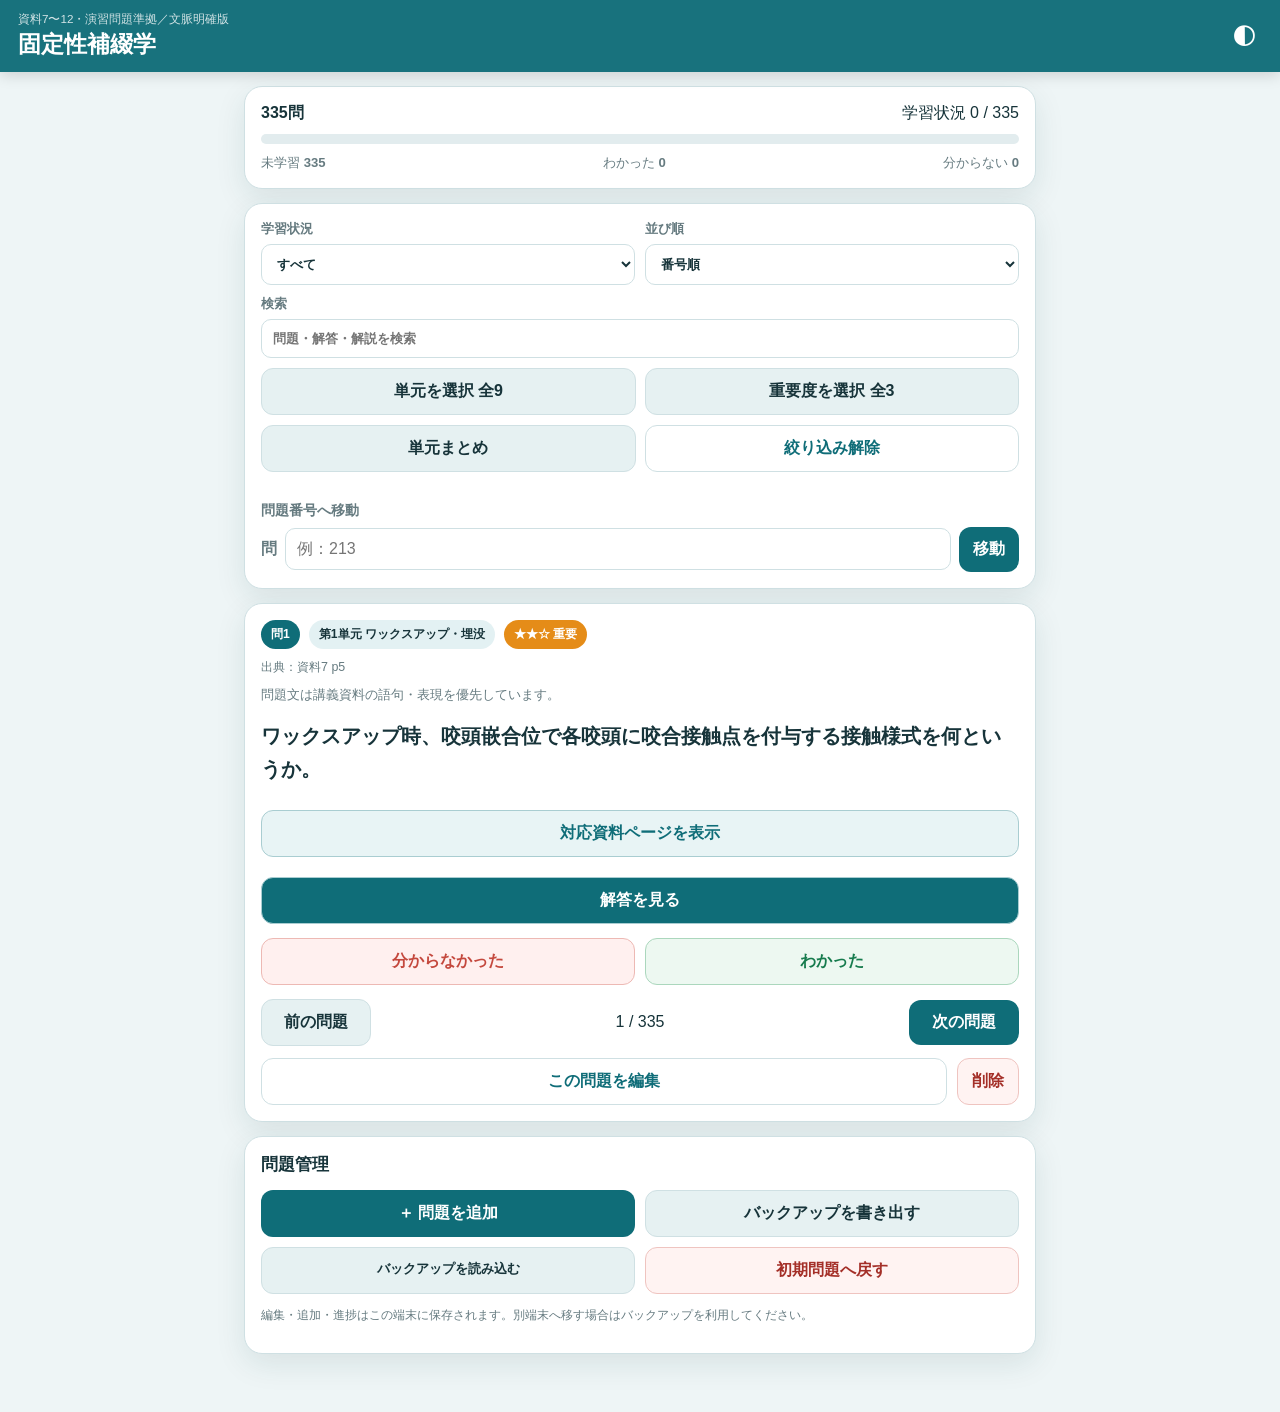
<file: index.html>
<!doctype html>
<html lang="ja">
<head>
  <meta charset="utf-8">
  <meta name="viewport" content="width=device-width, initial-scale=1, viewport-fit=cover">
  <meta name="theme-color" content="#0f6d78">
  <meta name="apple-mobile-web-app-capable" content="yes">
  <meta name="apple-mobile-web-app-status-bar-style" content="default">
  <meta name="apple-mobile-web-app-title" content="固定補綴">
  <link rel="manifest" href="./manifest.webmanifest?v=4.1.0">
  <link rel="apple-touch-icon" href="./icons/apple-touch-icon.png">
  <link rel="stylesheet" href="./styles.css?v=4.1.0">
  <title>固定性補綴学 暗記アプリ</title>
</head>
<body>
<header class="app-header">
  <div><p class="eyebrow">資料7〜12・演習問題準拠／文脈明確版</p><h1>固定性補綴学</h1></div>
  <button id="themeBtn" class="icon-btn" aria-label="表示テーマ切替">◐</button>
</header>

<main>
<section class="dashboard card">
  <div class="progress-head"><strong id="resultCount">0問</strong><span id="progressText">学習状況 0 / 0</span></div>
  <div class="progress-bar"><div id="progressFill"></div></div>
  <div class="stats"><span>未学習 <b id="statNew">0</b></span><span>わかった <b id="statKnown">0</b></span><span>分からない <b id="statUnknown">0</b></span></div>
</section>

<section class="filters card">
  <div class="filter-grid">
    <label>学習状況<select id="statusFilter"><option value="all">すべて</option><option value="new">未学習</option><option value="unknown">分からなかった</option><option value="known">わかった</option></select></label>
    <label>並び順<select id="orderFilter"><option value="number">番号順</option><option value="shuffle">シャッフル</option></select></label>
  </div>
  <label class="search-label">検索<input id="searchInput" type="search" placeholder="問題・解答・解説を検索"></label>
  <div class="filter-buttons"><button id="unitFilterBtn" class="secondary">単元を選択 <span id="unitBadge">全9</span></button><button id="importanceFilterBtn" class="secondary">重要度を選択 <span id="importanceBadge">全3</span></button></div>
  <div class="filter-buttons"><button id="summaryBtn" class="secondary">単元まとめ</button><button id="resetFiltersBtn" class="ghost">絞り込み解除</button></div>
  <div class="jump-row" role="group" aria-label="問題番号で移動">
    <label for="jumpNumber">問題番号へ移動</label>
    <div class="jump-controls"><span>問</span><input id="jumpNumber" type="number" min="1" inputmode="numeric" placeholder="例：213"><button id="jumpBtn" type="button" class="primary">移動</button></div>
  </div>
</section>

<section id="emptyState" class="card empty hidden"><h2>該当する問題がありません</h2><p>単元・重要度・学習状況・検索条件を変更してください。</p></section>

<section id="studyCard" class="study card">
  <div class="question-meta"><span id="numberChip" class="chip">問1</span><span id="unitChip" class="chip neutral"></span><span id="importanceChip" class="chip importance"></span></div>
  <p id="sourceText" class="source"></p><p class="wording-note">問題文は講義資料の語句・表現を優先しています。</p>
  <h2 id="questionText"></h2>
  <div class="media-buttons"><button id="figureBtn" class="figure-btn hidden">図・写真を表示</button><button id="sourcePageBtn" class="figure-btn secondary hidden">対応資料ページを表示</button></div>
  <div id="figureBox" class="figure-box hidden"><img id="figureImage" alt="問題に使用する図・写真"><button id="figureCloseBtn" type="button" class="collapse-media-btn">図・写真を閉じる</button></div>
  <div id="sourcePageBox" class="figure-box hidden"><div id="sourcePageCaption" class="source-caption"></div><img id="sourcePageImage" alt="対応する資料ページ"><button id="sourcePageCloseBtn" type="button" class="collapse-media-btn">対応資料ページを閉じる</button></div>
  <div id="mcqBox" class="mcq-box hidden"></div>
  <button id="answerBtn" class="answer-btn">解答を見る</button>
  <div id="answerBox" class="answer-box hidden"><p class="answer-label">解答</p><p id="answerText" class="answer"></p><p class="answer-label">解説・補足</p><p id="explanationText"></p></div>
  <div class="judge-row"><button id="unknownBtn" class="judge unknown">分からなかった</button><button id="knownBtn" class="judge known">わかった</button></div>
  <div class="nav-row"><button id="prevBtn" class="secondary">前の問題</button><span id="positionText">1 / 1</span><button id="nextBtn" class="primary">次の問題</button></div>
  <div class="edit-row"><button id="editBtn" class="ghost">この問題を編集</button><button id="deleteBtn" class="danger-ghost">削除</button></div>
</section>

<section class="manage card">
  <h2>問題管理</h2>
  <div class="manage-grid"><button id="addBtn" class="primary">＋ 問題を追加</button><button id="exportBtn" class="secondary">バックアップを書き出す</button><label class="file-button secondary">バックアップを読み込む<input id="importInput" type="file" accept="application/json"></label><button id="resetDataBtn" class="danger-ghost">初期問題へ戻す</button></div>
  <p class="small">編集・追加・進捗はこの端末に保存されます。別端末へ移す場合はバックアップを利用してください。</p>
</section>
</main>

<dialog id="checkDialog" class="dialog"><form method="dialog"><div class="dialog-head"><h2 id="checkTitle">選択</h2><button value="cancel" class="icon-btn">×</button></div><div id="checkList" class="check-list"></div><div class="dialog-actions"><button id="selectAllBtn" type="button" class="ghost">すべて選択</button><button id="clearAllBtn" type="button" class="ghost">すべて解除</button><button value="apply" class="primary">適用</button></div></form></dialog>

<dialog id="summaryDialog" class="dialog wide"><form method="dialog"><div class="dialog-head"><h2>単元まとめ</h2><button value="cancel" class="icon-btn">×</button></div><div id="summaryContent"></div><div class="dialog-actions"><button value="close" class="primary">閉じる</button></div></form></dialog>

<dialog id="editDialog" class="dialog wide"><form id="editForm"><div class="dialog-head"><h2 id="editTitle">問題を編集</h2><button type="button" id="closeEditBtn" class="icon-btn">×</button></div>
  <div class="form-grid"><label>単元<select id="editUnit" required></select></label><label>重要度<select id="editImportance"><option value="3">★★★ 最重要</option><option value="2">★★ 重要</option><option value="1">★ 補足</option></select></label><label>形式<select id="editType"><option value="short">一問一答</option><option value="mcq">選択問題</option></select></label><label>出典<input id="editSource" type="text"></label></div>
  <label>問題文<textarea id="editQuestion" rows="4" required></textarea></label>
  <div id="shortFields"><label>解答<input id="editAnswer" type="text"></label></div>
  <div id="mcqFields" class="hidden"><label>選択肢（1行につき「a 選択肢」の形式）<textarea id="editOptions" rows="6"></textarea></label><label>正解記号（複数は a,c の形式）<input id="editCorrect" type="text"></label></div>
  <label>解説<textarea id="editExplanation" rows="4"></textarea></label>
  <label>図・写真<input id="editImageFile" type="file" accept="image/*"></label><div class="image-edit-row"><span id="currentImageText">画像なし</span><button type="button" id="removeImageBtn" class="ghost">画像を外す</button></div>
  <label>対応資料ページ<input id="editSourcePageFile" type="file" accept="image/*"></label><div class="image-edit-row"><span id="currentSourcePageText">資料ページ画像なし</span><button type="button" id="removeSourcePageBtn" class="ghost">資料ページ画像を外す</button></div>
  <div class="dialog-actions"><button type="button" id="cancelEditBtn" class="ghost">キャンセル</button><button type="submit" class="primary">保存</button></div>
</form></dialog>

<div id="toast" class="toast hidden"></div>
<script src="./data.js?v=4.1.0" defer></script>
<script src="./app.js?v=4.1.0" defer></script>
<script>
window.addEventListener('load', () => {
  window.setTimeout(() => {
    if (window.__CB_APP_STARTED) return;
    const box = document.createElement('section');
    box.className = 'card';
    box.style.margin = '16px';
    box.innerHTML = '<h2>アプリを読み込めませんでした</h2><p>古いキャッシュが残っている可能性があります。Safariでページを再読み込みしてください。</p><button type="button" class="primary" onclick="location.reload()">再読み込み</button>';
    document.body.prepend(box);
  }, 2500);
});
</script>
</body></html>
</file>
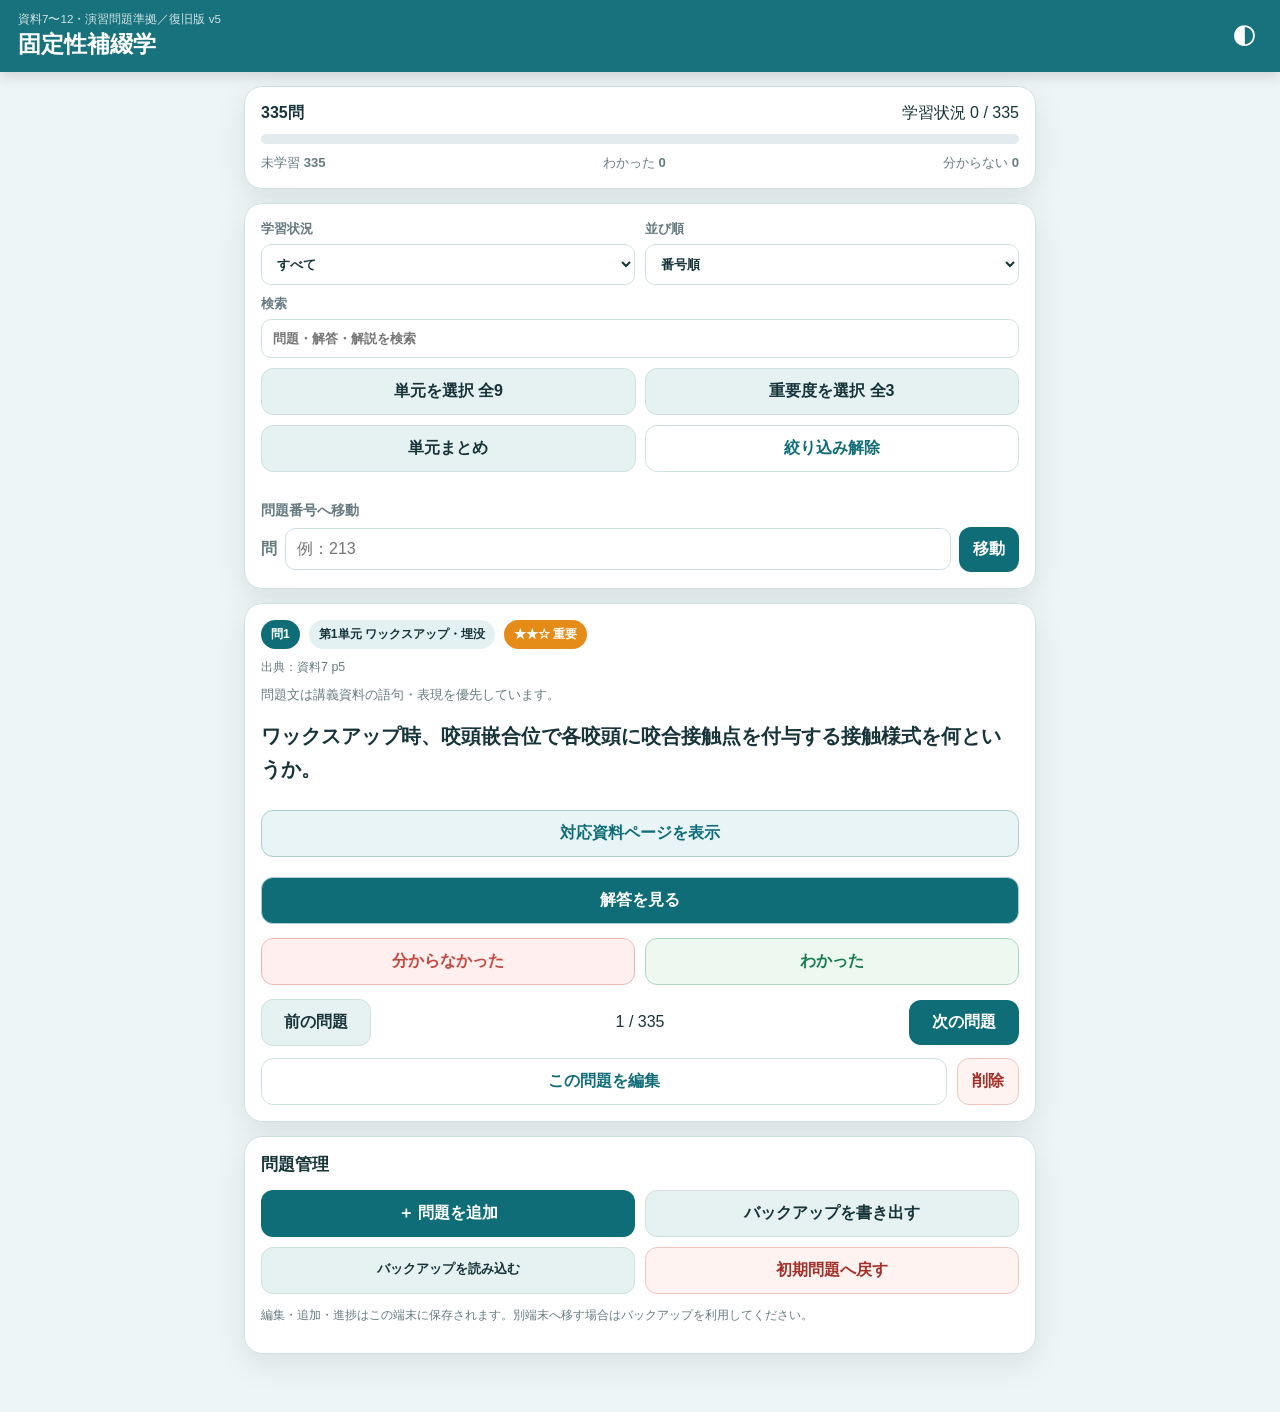
<file: recovery.html>
<!doctype html>
<html lang="ja">
<head>
  <meta charset="utf-8">
  <meta http-equiv="Cache-Control" content="no-cache, no-store, must-revalidate">
  <meta http-equiv="Pragma" content="no-cache">
  <meta http-equiv="Expires" content="0">
  <meta name="viewport" content="width=device-width, initial-scale=1, viewport-fit=cover">
  <meta name="theme-color" content="#0f6d78">
  <meta name="apple-mobile-web-app-capable" content="yes">
  <meta name="apple-mobile-web-app-status-bar-style" content="default">
  <meta name="apple-mobile-web-app-title" content="固定補綴">
  <style>
:root{--bg:#eef5f6;--card:#fff;--text:#17343a;--muted:#667b80;--primary:#0f6d78;--primary2:#0a5560;--border:#cfe0e3;--known:#167b4d;--unknown:#c4483d;--shadow:0 10px 30px rgba(24,65,73,.10);--chip:#e3f1f3}*{box-sizing:border-box}html{font-family:-apple-system,BlinkMacSystemFont,"Hiragino Sans","Yu Gothic",sans-serif;background:var(--bg);color:var(--text)}body{margin:0;padding-bottom:calc(30px + env(safe-area-inset-bottom))}.app-header{position:sticky;top:0;z-index:10;display:flex;align-items:center;justify-content:space-between;padding:calc(12px + env(safe-area-inset-top)) 18px 12px;background:rgba(15,109,120,.96);color:#fff;box-shadow:0 3px 14px rgba(0,0,0,.15)}h1{font-size:1.45rem;margin:0}.eyebrow{font-size:.73rem;margin:0 0 2px;opacity:.8}main{width:min(820px,100%);margin:auto;padding:14px}.card{background:var(--card);border:1px solid var(--border);border-radius:18px;padding:16px;margin-bottom:14px;box-shadow:var(--shadow)}button,select,input,textarea{font:inherit}button,.file-button{border:0;border-radius:12px;padding:12px 14px;font-weight:700;cursor:pointer;text-align:center}.primary{background:var(--primary);color:#fff}.primary:hover{background:var(--primary2)}.secondary{background:#e6f1f2;color:var(--text);border:1px solid var(--border)}.ghost{background:transparent;color:var(--primary);border:1px solid var(--border)}.danger-ghost{background:#fff3f2;color:#a42f28;border:1px solid #efc4c0}.icon-btn{background:transparent;color:inherit;font-size:1.4rem;padding:7px}.progress-head,.stats,.nav-row,.question-meta,.filter-buttons,.dialog-head,.dialog-actions,.image-edit-row{display:flex;align-items:center;justify-content:space-between;gap:9px}.progress-bar{height:10px;background:#e2ecee;border-radius:999px;overflow:hidden;margin:10px 0}.progress-bar div{height:100%;width:0;background:linear-gradient(90deg,var(--primary),#39a4a7);transition:.25s}.stats{font-size:.82rem;color:var(--muted);flex-wrap:wrap}.filter-grid,.form-grid,.manage-grid{display:grid;grid-template-columns:repeat(2,minmax(0,1fr));gap:10px}label{display:flex;flex-direction:column;gap:6px;font-size:.82rem;font-weight:700;color:var(--muted)}select,input,textarea{width:100%;padding:11px;border:1px solid var(--border);border-radius:10px;background:var(--card);color:var(--text)}textarea{resize:vertical}.search-label{margin:10px 0}.filter-buttons{margin-top:10px}.filter-buttons button{flex:1}.question-meta{justify-content:flex-start;flex-wrap:wrap}.chip{display:inline-block;padding:6px 10px;border-radius:999px;background:var(--primary);color:#fff;font-size:.76rem;font-weight:700}.chip.neutral{background:var(--chip);color:var(--text)}.importance[data-level="3"]{background:#c9362b}.importance[data-level="2"]{background:#e58c18}.importance[data-level="1"]{background:#64777c}.source{font-size:.78rem;color:var(--muted);margin:10px 0}.study h2{font-size:1.25rem;line-height:1.65;margin:14px 0}.figure-btn,.answer-btn{width:100%;margin-top:10px;background:#e8f4f5;color:var(--primary);border:1px solid #a9cdd1}.answer-btn{background:var(--primary);color:#fff}.figure-box{margin-top:12px;padding:10px;background:#f5f8f8;border-radius:14px;text-align:center}.figure-box img{max-width:100%;max-height:520px;border-radius:9px;object-fit:contain}.answer-box{margin-top:12px;background:#f2f8f4;border-left:5px solid var(--known);padding:13px;border-radius:10px}.answer-label{font-size:.78rem;font-weight:800;color:var(--known);margin:0 0 4px}.answer{font-size:1.16rem;font-weight:800;margin:0 0 14px}.judge-row{display:grid;grid-template-columns:1fr 1fr;gap:10px;margin-top:14px}.judge.unknown{background:#fff0ef;color:var(--unknown);border:1px solid #edb9b4}.judge.known{background:#edf8f1;color:var(--known);border:1px solid #abd7bd}.nav-row{margin-top:14px}.nav-row button{min-width:110px}.edit-row{display:grid;grid-template-columns:1fr auto;gap:10px;margin-top:12px}.manage h2{margin-top:0;font-size:1.05rem}.manage-grid{grid-template-columns:1fr 1fr}.file-button input{display:none}.small{font-size:.77rem;color:var(--muted);line-height:1.5}.mcq-box{display:grid;gap:8px;margin:12px 0}.option{display:flex;gap:10px;align-items:flex-start;padding:12px;border:1px solid var(--border);border-radius:12px;background:#fafcfc;cursor:pointer}.option input{width:auto;margin-top:3px}.option.correct{border-color:#54a778;background:#edf8f1}.option.wrong{border-color:#d46d65;background:#fff0ef}.dialog{width:min(680px,calc(100% - 24px));border:0;border-radius:18px;padding:0;background:var(--card);color:var(--text);box-shadow:0 20px 70px rgba(0,0,0,.3)}.dialog::backdrop{background:rgba(7,27,31,.55)}.dialog form{padding:18px}.dialog.wide{width:min(800px,calc(100% - 20px));max-height:90vh;overflow:auto}.dialog-head h2{margin:0}.check-list{display:grid;gap:8px;margin:15px 0;max-height:55vh;overflow:auto}.check-item{display:flex;flex-direction:row;align-items:center;gap:9px;padding:10px;border:1px solid var(--border);border-radius:10px;color:var(--text)}.check-item input{width:auto}.dialog-actions{justify-content:flex-end;margin-top:16px;flex-wrap:wrap}.summary-unit{border-bottom:1px solid var(--border);padding:8px 0 14px}.summary-unit h3{color:var(--primary)}.summary-unit li{margin:7px 0;line-height:1.55}.hidden{display:none!important}.empty{text-align:center}.toast{position:fixed;left:50%;bottom:calc(24px + env(safe-area-inset-bottom));transform:translateX(-50%);background:#17343a;color:#fff;padding:11px 18px;border-radius:999px;z-index:100;box-shadow:var(--shadow)}body.dark{--bg:#0e1b1e;--card:#17282c;--text:#eff8f8;--muted:#a9babc;--primary:#35a5ae;--primary2:#248991;--border:#345056;--shadow:none;--chip:#284248}.dark .secondary,.dark .option{background:#20363b}.dark .answer-box{background:#19372a}.dark .figure-box{background:#102124}.dark .danger-ghost{background:#3c2423}.dark input,.dark select,.dark textarea{background:#102124}@media(max-width:560px){main{padding:10px}.card{border-radius:15px;padding:13px}.filter-grid,.form-grid,.manage-grid{grid-template-columns:1fr}.study h2{font-size:1.12rem}.nav-row button{min-width:90px;padding:10px}.dialog-actions button{flex:1}.app-header{padding-left:14px;padding-right:14px}}
.media-buttons{display:flex;gap:.6rem;flex-wrap:wrap;margin:.6rem 0}.source-caption{font-size:.92rem;color:var(--muted);margin:0 0 .5rem}.figure-box img{width:100%;height:auto;border-radius:12px;border:1px solid var(--line);background:#fff}

.wording-note{font-size:.82rem;color:var(--muted);margin:.1rem 0 1rem}

/* v3.2: media collapse and question-number jump */
.jump-row{margin-top:.9rem;padding-top:.9rem;border-top:1px solid var(--line)}
.jump-row>label{display:block;font-size:.9rem;font-weight:700;margin-bottom:.45rem}
.jump-controls{display:grid;grid-template-columns:auto minmax(0,1fr) auto;align-items:center;gap:.5rem}
.jump-controls>span{font-weight:800;color:var(--muted)}
.jump-controls input{width:100%;min-width:0}
.collapse-media-btn{display:block;width:100%;margin-top:.65rem;padding:.8rem;border:1px solid var(--line);border-radius:10px;background:var(--surface-2);color:var(--text);font-weight:700}
.figure-box{scroll-margin-top:72px}
#studyCard{scroll-margin-top:12px}
@media (max-width:480px){.jump-controls{grid-template-columns:auto minmax(0,1fr) auto}.jump-controls button{padding-left:1rem;padding-right:1rem}}

  </style>
  <title>固定性補綴学 暗記アプリ</title>
</head>
<body>
<header class="app-header">
  <div><p class="eyebrow">資料7〜12・演習問題準拠／復旧版 v5</p><h1>固定性補綴学</h1></div>
  <button id="themeBtn" class="icon-btn" aria-label="表示テーマ切替">◐</button>
</header>

<main>
<section class="dashboard card">
  <div class="progress-head"><strong id="resultCount">0問</strong><span id="progressText">学習状況 0 / 0</span></div>
  <div class="progress-bar"><div id="progressFill"></div></div>
  <div class="stats"><span>未学習 <b id="statNew">0</b></span><span>わかった <b id="statKnown">0</b></span><span>分からない <b id="statUnknown">0</b></span></div>
</section>

<section class="filters card">
  <div class="filter-grid">
    <label>学習状況<select id="statusFilter"><option value="all">すべて</option><option value="new">未学習</option><option value="unknown">分からなかった</option><option value="known">わかった</option></select></label>
    <label>並び順<select id="orderFilter"><option value="number">番号順</option><option value="shuffle">シャッフル</option></select></label>
  </div>
  <label class="search-label">検索<input id="searchInput" type="search" placeholder="問題・解答・解説を検索"></label>
  <div class="filter-buttons"><button id="unitFilterBtn" class="secondary">単元を選択 <span id="unitBadge">全9</span></button><button id="importanceFilterBtn" class="secondary">重要度を選択 <span id="importanceBadge">全3</span></button></div>
  <div class="filter-buttons"><button id="summaryBtn" class="secondary">単元まとめ</button><button id="resetFiltersBtn" class="ghost">絞り込み解除</button></div>
  <div class="jump-row" role="group" aria-label="問題番号で移動">
    <label for="jumpNumber">問題番号へ移動</label>
    <div class="jump-controls"><span>問</span><input id="jumpNumber" type="number" min="1" inputmode="numeric" placeholder="例：213"><button id="jumpBtn" type="button" class="primary">移動</button></div>
  </div>
</section>

<section id="emptyState" class="card empty hidden"><h2>該当する問題がありません</h2><p>単元・重要度・学習状況・検索条件を変更してください。</p></section>

<section id="studyCard" class="study card">
  <div class="question-meta"><span id="numberChip" class="chip">問1</span><span id="unitChip" class="chip neutral"></span><span id="importanceChip" class="chip importance"></span></div>
  <p id="sourceText" class="source"></p><p class="wording-note">問題文は講義資料の語句・表現を優先しています。</p>
  <h2 id="questionText"></h2>
  <div class="media-buttons"><button id="figureBtn" class="figure-btn hidden">図・写真を表示</button><button id="sourcePageBtn" class="figure-btn secondary hidden">対応資料ページを表示</button></div>
  <div id="figureBox" class="figure-box hidden"><img id="figureImage" alt="問題に使用する図・写真"><button id="figureCloseBtn" type="button" class="collapse-media-btn">図・写真を閉じる</button></div>
  <div id="sourcePageBox" class="figure-box hidden"><div id="sourcePageCaption" class="source-caption"></div><img id="sourcePageImage" alt="対応する資料ページ"><button id="sourcePageCloseBtn" type="button" class="collapse-media-btn">対応資料ページを閉じる</button></div>
  <div id="mcqBox" class="mcq-box hidden"></div>
  <button id="answerBtn" class="answer-btn">解答を見る</button>
  <div id="answerBox" class="answer-box hidden"><p class="answer-label">解答</p><p id="answerText" class="answer"></p><p class="answer-label">解説・補足</p><p id="explanationText"></p></div>
  <div class="judge-row"><button id="unknownBtn" class="judge unknown">分からなかった</button><button id="knownBtn" class="judge known">わかった</button></div>
  <div class="nav-row"><button id="prevBtn" class="secondary">前の問題</button><span id="positionText">1 / 1</span><button id="nextBtn" class="primary">次の問題</button></div>
  <div class="edit-row"><button id="editBtn" class="ghost">この問題を編集</button><button id="deleteBtn" class="danger-ghost">削除</button></div>
</section>

<section class="manage card">
  <h2>問題管理</h2>
  <div class="manage-grid"><button id="addBtn" class="primary">＋ 問題を追加</button><button id="exportBtn" class="secondary">バックアップを書き出す</button><label class="file-button secondary">バックアップを読み込む<input id="importInput" type="file" accept="application/json"></label><button id="resetDataBtn" class="danger-ghost">初期問題へ戻す</button></div>
  <p class="small">編集・追加・進捗はこの端末に保存されます。別端末へ移す場合はバックアップを利用してください。</p>
</section>
</main>

<dialog id="checkDialog" class="dialog"><form method="dialog"><div class="dialog-head"><h2 id="checkTitle">選択</h2><button value="cancel" class="icon-btn">×</button></div><div id="checkList" class="check-list"></div><div class="dialog-actions"><button id="selectAllBtn" type="button" class="ghost">すべて選択</button><button id="clearAllBtn" type="button" class="ghost">すべて解除</button><button value="apply" class="primary">適用</button></div></form></dialog>

<dialog id="summaryDialog" class="dialog wide"><form method="dialog"><div class="dialog-head"><h2>単元まとめ</h2><button value="cancel" class="icon-btn">×</button></div><div id="summaryContent"></div><div class="dialog-actions"><button value="close" class="primary">閉じる</button></div></form></dialog>

<dialog id="editDialog" class="dialog wide"><form id="editForm"><div class="dialog-head"><h2 id="editTitle">問題を編集</h2><button type="button" id="closeEditBtn" class="icon-btn">×</button></div>
  <div class="form-grid"><label>単元<select id="editUnit" required></select></label><label>重要度<select id="editImportance"><option value="3">★★★ 最重要</option><option value="2">★★ 重要</option><option value="1">★ 補足</option></select></label><label>形式<select id="editType"><option value="short">一問一答</option><option value="mcq">選択問題</option></select></label><label>出典<input id="editSource" type="text"></label></div>
  <label>問題文<textarea id="editQuestion" rows="4" required></textarea></label>
  <div id="shortFields"><label>解答<input id="editAnswer" type="text"></label></div>
  <div id="mcqFields" class="hidden"><label>選択肢（1行につき「a 選択肢」の形式）<textarea id="editOptions" rows="6"></textarea></label><label>正解記号（複数は a,c の形式）<input id="editCorrect" type="text"></label></div>
  <label>解説<textarea id="editExplanation" rows="4"></textarea></label>
  <label>図・写真<input id="editImageFile" type="file" accept="image/*"></label><div class="image-edit-row"><span id="currentImageText">画像なし</span><button type="button" id="removeImageBtn" class="ghost">画像を外す</button></div>
  <label>対応資料ページ<input id="editSourcePageFile" type="file" accept="image/*"></label><div class="image-edit-row"><span id="currentSourcePageText">資料ページ画像なし</span><button type="button" id="removeSourcePageBtn" class="ghost">資料ページ画像を外す</button></div>
  <div class="dialog-actions"><button type="button" id="cancelEditBtn" class="ghost">キャンセル</button><button type="submit" class="primary">保存</button></div>
</form></dialog>

<div id="toast" class="toast hidden"></div>
<script>
window.addEventListener('pageshow', async () => {
  try {
    if ('serviceWorker' in navigator) {
      const registrations = await navigator.serviceWorker.getRegistrations();
      await Promise.all(registrations.map(registration => registration.unregister()));
    }
    if ('caches' in window) {
      const keys = await caches.keys();
      await Promise.all(keys.map(key => caches.delete(key)));
    }
  } catch (error) {
    console.warn('キャッシュ初期化エラー', error);
  }
});
</script>
<script>
window.CB_DEFAULT_DATA = {"version":"4.0.0","title":"固定性補綴学 暗記アプリ（文脈明確版）","questions":[{"id":"q001","number":1,"unit":"第1単元 ワックスアップ・埋没","importance":2,"type":"short","question":"ワックスアップ時、咬頭嵌合位で各咬頭に咬合接触点を付与する接触様式を何というか。","answer":"多点均等接触","explanation":"資料の記載：咬頭嵌合位で各咬頭に咬合接触点を付与（多点均等接触）\n\n補足：各咬頭に偏りなく接触点を与え、力を分散させる。","source":"資料7 p5","image":null,"options":[],"correct":[],"custom":false,"sourcePages":[{"label":"資料7 p5","path":"assets/sourcepages/s7_p5.jpg"}]},{"id":"q002","number":2,"unit":"第1単元 ワックスアップ・埋没","importance":2,"type":"short","question":"ワックスアップ時、前方運動で臼歯部を離開させる誘導を何というか。","answer":"アンテリアガイダンス","explanation":"資料の記載：前方運動：臼歯部は離開（アンテリアガイダンス）\n\n補足：前歯部の誘導により臼歯部が離開する。","source":"資料7 p5","image":null,"options":[],"correct":[],"custom":false,"sourcePages":[{"label":"資料7 p5","path":"assets/sourcepages/s7_p5.jpg"}]},{"id":"q003","number":3,"unit":"第1単元 ワックスアップ・埋没","importance":2,"type":"short","question":"ワックスアップ時、プラークが停滞して歯周炎を惹起しやすい過度な歯冠豊隆を何というか。","answer":"オーバーカントゥア","explanation":"資料の記載：オーバーカントゥア：プラークの停滞→ 歯周炎を惹起\n\n補足：資料では「オーバーカントゥア：プラークの停滞→歯周炎を惹起」と示されている。","source":"資料7 p6","image":null,"options":[],"correct":[],"custom":false,"sourcePages":[{"label":"資料7 p6","path":"assets/sourcepages/s7_p6.jpg"}]},{"id":"q004","number":4,"unit":"第1単元 ワックスアップ・埋没","importance":2,"type":"short","question":"ワックスアップ時、食物の流れによって辺縁歯肉に外傷を生じやすい不足した歯冠豊隆を何というか。","answer":"アンダーカントゥア","explanation":"資料の記載：アンダーカントゥア：食物の流れ→ 辺縁歯肉の外傷\n\n補足：資料では「アンダーカントゥア：食物の流れ→辺縁歯肉の外傷」と示されている。","source":"資料7 p6","image":null,"options":[],"correct":[],"custom":false,"sourcePages":[{"label":"資料7 p6","path":"assets/sourcepages/s7_p6.jpg"}]},{"id":"q005","number":5,"unit":"第1単元 ワックスアップ・埋没","importance":2,"type":"short","question":"ワックスアップ時、歯頸部の立ち上がり部の形態を何というか。","answer":"エマージェンスプロファイル","explanation":"資料の記載：エマージェンスプロファイル：歯頸部の立ち上がり部の形態\n\n補足：資料の定義をそのまま用いた。","source":"資料7 p6","image":null,"options":[],"correct":[],"custom":false,"sourcePages":[{"label":"資料7 p6","path":"assets/sourcepages/s7_p6.jpg"}]},{"id":"q006","number":6,"unit":"第1単元 ワックスアップ・埋没","importance":2,"type":"short","question":"ワックスアップで接触点を正しく回復するとき、歯間部に確保すべき空隙を何というか。","answer":"鼓形空隙","explanation":"資料の記載：適切な鼓形空隙を確保する\n\n補足：歯間乳頭や清掃性に配慮して適切に回復する。","source":"資料7 p7","image":null,"options":[],"correct":[],"custom":false,"sourcePages":[{"label":"資料7 p7","path":"assets/sourcepages/s7_p7.jpg"}]},{"id":"q007","number":7,"unit":"第1単元 ワックスアップ・埋没","importance":2,"type":"short","question":"前歯部のワックスアップ時、接触面は上下的にどのような形態とするか。","answer":"上下的な楕円形","explanation":"資料の記載：前歯：上下的な楕円形／唇舌的に中央\n\n補足：前歯では上下方向に長い楕円形となる。","source":"資料7 p8","image":null,"options":[],"correct":[],"custom":false,"sourcePages":[{"label":"資料7 p8","path":"assets/sourcepages/s7_p8.jpg"}]},{"id":"q008","number":8,"unit":"第1単元 ワックスアップ・埋没","importance":2,"type":"short","question":"前歯部のワックスアップ時、接触点の位置は唇舌的にどこに設定するか。","answer":"中央","explanation":"資料の記載：唇舌的に中央／上下的に切縁側1/3 ～1/4\n\n補足：前歯では唇舌的中央に設定する。","source":"資料7 p8","image":null,"options":[],"correct":[],"custom":false,"sourcePages":[{"label":"資料7 p8","path":"assets/sourcepages/s7_p8.jpg"}]},{"id":"q009","number":9,"unit":"第1単元 ワックスアップ・埋没","importance":2,"type":"short","question":"前歯部のワックスアップ時、接触点の位置は上下的に切縁側のどの範囲に設定するか。","answer":"1/3〜1/4","explanation":"資料の記載：上下的に切縁側1/3 ～1/4\n\n補足：切縁寄りに設定する。","source":"資料7 p8","image":null,"options":[],"correct":[],"custom":false,"sourcePages":[{"label":"資料7 p8","path":"assets/sourcepages/s7_p8.jpg"}]},{"id":"q010","number":10,"unit":"第1単元 ワックスアップ・埋没","importance":2,"type":"short","question":"臼歯部のワックスアップ時、接触面は頰舌的にどのような形態とするか。","answer":"頰舌的な楕円形","explanation":"資料の記載：臼歯：頰舌的な楕円形／頰舌的に頬側1/3\n\n補足：臼歯では頰舌方向に長い楕円形となる。","source":"資料7 p8","image":null,"options":[],"correct":[],"custom":false,"sourcePages":[{"label":"資料7 p8","path":"assets/sourcepages/s7_p8.jpg"}]},{"id":"q011","number":11,"unit":"第1単元 ワックスアップ・埋没","importance":2,"type":"short","question":"臼歯部のワックスアップ時、接触点の位置は頰舌的にどこに設定するか。","answer":"頰側1/3","explanation":"資料の記載：頰舌的に頬側1/3／上下的に咬合面側1/3 ～1/4\n\n補足：舌側ではなく頰側寄りに設定する。","source":"資料7 p8","image":null,"options":[],"correct":[],"custom":false,"sourcePages":[{"label":"資料7 p8","path":"assets/sourcepages/s7_p8.jpg"}]},{"id":"q012","number":12,"unit":"第1単元 ワックスアップ・埋没","importance":2,"type":"short","question":"臼歯部のワックスアップ時、接触点の位置は上下的に咬合面側のどの範囲に設定するか。","answer":"1/3〜1/4","explanation":"資料の記載：上下的に咬合面側1/3 ～1/4\n\n補足：咬合面寄りに設定する。","source":"資料7 p8","image":null,"options":[],"correct":[],"custom":false,"sourcePages":[{"label":"資料7 p8","path":"assets/sourcepages/s7_p8.jpg"}]},{"id":"q013","number":13,"unit":"第1単元 ワックスアップ・埋没","importance":2,"type":"short","question":"ワックスパターンの接触点は鋳造収縮で緩くなるため、近遠心的にどの程度大きめに製作するか。","answer":"0.05〜0.1mm","explanation":"資料の記載：鋳造収縮により緩くなるので、あらかじめ近遠心的に0.05～0.1mm大きめに製作\n\n補足：鋳造後に接触が緩くなることを防ぐ。","source":"資料7 p8","image":null,"options":[],"correct":[],"custom":false,"sourcePages":[{"label":"資料7 p8","path":"assets/sourcepages/s7_p8.jpg"}]},{"id":"q014","number":14,"unit":"第1単元 ワックスアップ・埋没","importance":2,"type":"short","question":"インレーワックスを少量ずつ盛り上げて歯冠形態を形成するワックスアップ法を何というか。","answer":"盛り上げ法","explanation":"資料の記載：ワックスアップの実際（盛り上げ法）（P230）\n\n補足：操作が容易だが、全体の温度上昇に注意する。","source":"資料7 p10","image":null,"options":[],"correct":[],"custom":false,"sourcePages":[{"label":"資料7 p10","path":"assets/sourcepages/s7_p10.jpg"}]},{"id":"q015","number":15,"unit":"第1単元 ワックスアップ・埋没","importance":2,"type":"short","question":"ワックスアップ法のうち、ワックスシートを歯型へ圧接して形成する方法を何というか。","answer":"圧接法","explanation":"資料の記載：２．圧接法／３．浸漬法（ディッピング法）\n\n補足：軟化温度が低く、変形が少ない。","source":"資料7 p9","image":null,"options":[],"correct":[],"custom":false,"sourcePages":[{"label":"資料7 p9","path":"assets/sourcepages/s7_p9.jpg"}]},{"id":"q016","number":16,"unit":"第1単元 ワックスアップ・埋没","importance":2,"type":"short","question":"ワックスアップ法のうち、ディッピング法とも呼ばれる方法を何というか。","answer":"浸漬法","explanation":"資料の記載：３．浸漬法（ディッピング法）\n\n補足：ディッピング法とも呼ばれる。","source":"資料7 p9","image":null,"options":[],"correct":[],"custom":false,"sourcePages":[{"label":"資料7 p9","path":"assets/sourcepages/s7_p9.jpg"}]},{"id":"q017","number":17,"unit":"第1単元 ワックスアップ・埋没","importance":2,"type":"short","question":"ワックスアップ法のうち、ワックスコーンテクニックとも呼ばれる方法を何というか。","answer":"ドロップオンテクニック","explanation":"資料の記載：４．ドロップオンテクニック（ワックスコーンテクニック）\n\n補足：ワックスコーンテクニックとも呼ばれる。","source":"資料7 p9","image":null,"options":[],"correct":[],"custom":false,"sourcePages":[{"label":"資料7 p9","path":"assets/sourcepages/s7_p9.jpg"}]},{"id":"q018","number":18,"unit":"第1単元 ワックスアップ・埋没","importance":2,"type":"short","question":"盛り上げ法によるワックスアップの前に、歯型・隣在歯隣接面・対合歯咬合面へ何を塗布するか。","answer":"分離剤","explanation":"資料の記載：歯型，隣在歯隣接面，対合歯咬合面に分離剤塗布\n\n補足：歯型・隣在歯・対合歯に塗布する。","source":"資料7 p10","image":null,"options":[],"correct":[],"custom":false,"sourcePages":[{"label":"資料7 p10","path":"assets/sourcepages/s7_p10.jpg"}]},{"id":"q019","number":19,"unit":"第1単元 ワックスアップ・埋没","importance":2,"type":"short","question":"盛り上げ法によるワックスアップで、軸面から少量ずつ盛り上げて歯冠形態を概形成する材料は何か。","answer":"インレーワックス","explanation":"資料の記載：軸面から少量ずつインレーワックスを盛り上げ歯冠形態の概形成\n\n補足：軸面から少量ずつ盛り上げる。","source":"資料7 p10","image":null,"options":[],"correct":[],"custom":false,"sourcePages":[{"label":"資料7 p10","path":"assets/sourcepages/s7_p10.jpg"}]},{"id":"q020","number":20,"unit":"第1単元 ワックスアップ・埋没","importance":2,"type":"short","question":"ワックスアップ後、咬合接触の確認に用いるものは何か。","answer":"咬合紙","explanation":"資料の記載：咬合紙を用いて咬合接触の確認\n\n補足：咬合面形成時に接触部を確認する。","source":"資料7 p11","image":null,"options":[],"correct":[],"custom":false,"sourcePages":[{"label":"資料7 p11","path":"assets/sourcepages/s7_p11.jpg"}]},{"id":"q021","number":21,"unit":"第1単元 ワックスアップ・埋没","importance":2,"type":"short","question":"ワックスパターンの研磨には、綿花のほかに何を用いるか。","answer":"ストッキング","explanation":"資料の記載：綿花やストッキングでワックスパターンを研磨\n\n補足：綿花やストッキングで表面を仕上げる。","source":"資料7 p12","image":null,"options":[],"correct":[],"custom":false,"sourcePages":[{"label":"資料7 p12","path":"assets/sourcepages/s7_p12.jpg"}]},{"id":"q022","number":22,"unit":"第1単元 ワックスアップ・埋没","importance":2,"type":"short","question":"試適・仮着時にクラウンを取り外しやすくするため、ワックスパターンに付与する球状の部分を何というか。","answer":"リムーバルノブ","explanation":"資料の記載：試適，仮着時の取り外しのために球状のリムーバルノブを付与\n\n補足：完成したクラウンの取り外しを容易にする。","source":"資料7 p12","image":null,"options":[],"correct":[],"custom":false,"sourcePages":[{"label":"資料7 p12","path":"assets/sourcepages/s7_p12.jpg"}]},{"id":"q023","number":23,"unit":"第1単元 ワックスアップ・埋没","importance":2,"type":"short","question":"耐火材と結合材を組み合わせ、鋳造収縮を補償する材料を何というか。","answer":"埋没材","explanation":"資料の記載：埋没材：耐火材と結合材の組み合わせで鋳造収縮を補償\n\n補足：耐火材と結合材の組合せで構成される。","source":"資料7 p13","image":null,"options":[],"correct":[],"custom":false,"sourcePages":[{"label":"資料7 p13","path":"assets/sourcepages/s7_p13.jpg"}]},{"id":"q024","number":24,"unit":"第1単元 ワックスアップ・埋没","importance":2,"type":"short","question":"埋没材を構成する成分のうち、高温に耐える材料を何というか。","answer":"耐火材","explanation":"資料の記載：埋没材：耐火材と結合材の組み合わせで鋳造収縮を補償\n\n補足：シリカなどが該当する。","source":"資料7 p13","image":null,"options":[],"correct":[],"custom":false,"sourcePages":[{"label":"資料7 p13","path":"assets/sourcepages/s7_p13.jpg"}]},{"id":"q025","number":25,"unit":"第1単元 ワックスアップ・埋没","importance":2,"type":"short","question":"埋没材を構成する成分のうち、耐火材を結合させる材料を何というか。","answer":"結合材","explanation":"資料の記載：埋没材：耐火材と結合材の組み合わせで鋳造収縮を補償\n\n補足：石膏系やリン酸塩系がある。","source":"資料7 p13","image":null,"options":[],"correct":[],"custom":false,"sourcePages":[{"label":"資料7 p13","path":"assets/sourcepages/s7_p13.jpg"}]},{"id":"q026","number":26,"unit":"第1単元 ワックスアップ・埋没","importance":2,"type":"short","question":"埋没材の耐火材として用いられるSiO₂を何というか。","answer":"シリカ","explanation":"資料の記載：１）シリカ（SiO2\n\n補足：二酸化ケイ素で、クリストバライトや石英を用いる。","source":"資料7 p15","image":null,"options":[],"correct":[],"custom":false,"sourcePages":[{"label":"資料7 p15","path":"assets/sourcepages/s7_p15.jpg"}]},{"id":"q027","number":27,"unit":"第1単元 ワックスアップ・埋没","importance":2,"type":"short","question":"リン酸塩系埋没材で、リン酸塩と組み合わせる金属酸化物の代表例は何か。","answer":"マグネシア","explanation":"資料の記載：リン酸塩（リン酸二水素アンモニウムなど）と金属酸化物（マグネシアなど）\n\n補足：アルミナやジルコニアも用いられる。","source":"資料7 p15","image":null,"options":[],"correct":[],"custom":false,"sourcePages":[{"label":"資料7 p15","path":"assets/sourcepages/s7_p15.jpg"}]},{"id":"q028","number":28,"unit":"第1単元 ワックスアップ・埋没","importance":2,"type":"short","question":"融点が1,000℃以下の、ほとんどの歯科用合金に用いる埋没材は何か。","answer":"石膏系埋没材","explanation":"資料の記載：１）石膏系埋没材（融点が1,000℃以下の）ほとんどの歯科用合金用\n\n補足：多くの歯科用合金に用いられる。","source":"資料7 p15","image":null,"options":[],"correct":[],"custom":false,"sourcePages":[{"label":"資料7 p15","path":"assets/sourcepages/s7_p15.jpg"}]},{"id":"q029","number":29,"unit":"第1単元 ワックスアップ・埋没","importance":2,"type":"short","question":"石膏系埋没材を700℃以上に加熱して石膏が分解すると生じやすい鋳造欠陥は何か。","answer":"鋳肌荒れ","explanation":"資料の記載：＊700℃以上で石膏が分解→ 鋳造欠陥（鋳肌荒れ）\n\n補足：石膏の分解が原因となる。","source":"資料7 p15","image":null,"options":[],"correct":[],"custom":false,"sourcePages":[{"label":"資料7 p15","path":"assets/sourcepages/s7_p15.jpg"}]},{"id":"q030","number":30,"unit":"第1単元 ワックスアップ・埋没","importance":2,"type":"short","question":"融点が1,000℃以上の高溶金属に用いる埋没材は何か。","answer":"リン酸塩系埋没材","explanation":"資料の記載：２）リン酸塩系埋没材（融点が1,000℃以上の）高溶金属用\n\n補足：高温に耐えられる結合材を用いる。","source":"資料7 p15","image":null,"options":[],"correct":[],"custom":false,"sourcePages":[{"label":"資料7 p15","path":"assets/sourcepages/s7_p15.jpg"}]},{"id":"q031","number":31,"unit":"第1単元 ワックスアップ・埋没","importance":2,"type":"short","question":"クリストバライトと石英を含み、急速加熱して使用する埋没材を何というか。","answer":"急速加熱型埋没材","explanation":"資料の記載：急速加熱型埋没材（P235）／↑ クリストバライトと石英\n\n補足：クリストバライトと石英など複数の耐火材を配合する。","source":"資料7 p16","image":null,"options":[],"correct":[],"custom":false,"sourcePages":[{"label":"資料7 p16","path":"assets/sourcepages/s7_p16.jpg"}]},{"id":"q032","number":32,"unit":"第1単元 ワックスアップ・埋没","importance":2,"type":"short","question":"ワックスパターンへ植立し、溶融金属の流入路となるものを何というか。","answer":"スプルー","explanation":"資料の記載：１．スプルーの植立／２．エアベント\n\n補足：ワックスの厚い部分へ植立する。","source":"資料7 p17","image":null,"options":[],"correct":[],"custom":false,"sourcePages":[{"label":"資料7 p17","path":"assets/sourcepages/s7_p17.jpg"}]},{"id":"q033","number":33,"unit":"第1単元 ワックスアップ・埋没","importance":2,"type":"short","question":"スプルーは、ワックスパターンのどの部位から厚い部分へ植立するか。","answer":"非機能咬頭外斜面","explanation":"資料の記載：非機能咬頭外斜面でワックスの厚い部分に植立\n\n補足：機能咬頭を避け、厚い部分へ植立する。","source":"資料7 p17","image":null,"options":[],"correct":[],"custom":false,"sourcePages":[{"label":"資料7 p17","path":"assets/sourcepages/s7_p17.jpg"}]},{"id":"q034","number":34,"unit":"第1単元 ワックスアップ・埋没","importance":2,"type":"short","question":"鋳型内の空気やガスを排出するために付与する通気路を何というか。","answer":"エアベント","explanation":"資料の記載：２．エアベント／３．界面活性剤の塗布\n\n補足：背圧多孔の防止に用いる。","source":"資料7 p17","image":null,"options":[],"correct":[],"custom":false,"sourcePages":[{"label":"資料7 p17","path":"assets/sourcepages/s7_p17.jpg"}]},{"id":"q035","number":35,"unit":"第1単元 ワックスアップ・埋没","importance":2,"type":"short","question":"エアベントのうち、ベントがワックスパターンに直結するものを何というか。","answer":"オープンベント","explanation":"資料の記載：オープンベント／：ベントがワックスパターンに直結\n\n補足：ワックスパターンへ直接つながる。","source":"資料7 p17","image":null,"options":[],"correct":[],"custom":false,"sourcePages":[{"label":"資料7 p17","path":"assets/sourcepages/s7_p17.jpg"}]},{"id":"q036","number":36,"unit":"第1単元 ワックスアップ・埋没","importance":2,"type":"short","question":"エアベントのうち、ベントがワックスパターンに直結しないものを何というか。","answer":"ブラインドベント","explanation":"資料の記載：ブラインドベント：ベントがワックスパターンに直結しない\n\n補足：鋳型内の空気排出を補助する。","source":"資料7 p17","image":null,"options":[],"correct":[],"custom":false,"sourcePages":[{"label":"資料7 p17","path":"assets/sourcepages/s7_p17.jpg"}]},{"id":"q037","number":37,"unit":"第1単元 ワックスアップ・埋没","importance":2,"type":"short","question":"通気性の悪いリン酸塩系埋没材にエアベントを付与することで防止する鋳造欠陥は何か。","answer":"背圧多孔","explanation":"資料の記載：通気性の悪いリン酸塩系埋没材に付与→ 鋳造欠陥（背圧多孔）防止\n\n補足：鋳型内の空気残留による凹みを防ぐ。","source":"資料7 p17","image":null,"options":[],"correct":[],"custom":false,"sourcePages":[{"label":"資料7 p17","path":"assets/sourcepages/s7_p17.jpg"}]},{"id":"q038","number":38,"unit":"第1単元 ワックスアップ・埋没","importance":2,"type":"short","question":"埋没前、ワックスパターン表面のぬれを良くするために何を塗布するか。","answer":"界面活性剤","explanation":"資料の記載：３．界面活性剤の塗布\n\n補足：気泡由来の突起を防ぐ。","source":"資料7 p17","image":null,"options":[],"correct":[],"custom":false,"sourcePages":[{"label":"資料7 p17","path":"assets/sourcepages/s7_p17.jpg"}]},{"id":"q039","number":39,"unit":"第1単元 ワックスアップ・埋没","importance":2,"type":"short","question":"埋没時、硬化膨張と加熱膨張を得るために鋳造リング内面へ巻くものを何というか。","answer":"キャスティングライナー","explanation":"資料の記載：４．キャスティングライナーfor 硬化膨張and 加熱膨張\n\n補足：鋳造リング内に巻いて膨張を許容する。","source":"資料7 p17","image":null,"options":[],"correct":[],"custom":false,"sourcePages":[{"label":"資料7 p17","path":"assets/sourcepages/s7_p17.jpg"}]},{"id":"q040","number":40,"unit":"第1単元 ワックスアップ・埋没","importance":2,"type":"short","question":"埋没材への気泡混入を減らし、鋳造体の突起などを防止するために用いる機器は何か。","answer":"真空練和器","explanation":"資料の記載：真空練和器の使用→ 鋳造欠陥（突起など）防止\n\n補足：突起などの鋳造欠陥を減らす。","source":"資料7 p18","image":null,"options":[],"correct":[],"custom":false,"sourcePages":[{"label":"資料7 p18","path":"assets/sourcepages/s7_p18.jpg"}]},{"id":"q041","number":41,"unit":"第1単元 ワックスアップ・埋没","importance":2,"type":"short","question":"膨張量が一定で寸法精度が正確な、一般的な埋没法を何というか。","answer":"単一埋没法","explanation":"資料の記載：単一埋没法：一般的．膨張量が一定で寸法精度が正確．\n\n補足：寸法精度が安定する。","source":"資料7 p18","image":null,"options":[],"correct":[],"custom":false,"sourcePages":[{"label":"資料7 p18","path":"assets/sourcepages/s7_p18.jpg"}]},{"id":"q042","number":42,"unit":"第1単元 ワックスアップ・埋没","importance":2,"type":"short","question":"気泡の混入を最小にし、大きな硬化膨張を期待できる埋没法を何というか。","answer":"二重埋没法","explanation":"資料の記載：二重埋没法：気泡の混入最小．大きな硬化膨張を期待できる．\n\n補足：精密な表面形成に有利である。","source":"資料7 p18","image":null,"options":[],"correct":[],"custom":false,"sourcePages":[{"label":"資料7 p18","path":"assets/sourcepages/s7_p18.jpg"}]},{"id":"q043","number":43,"unit":"第2単元 ジャケットクラウン・CAD/CAM冠","importance":2,"type":"short","question":"歯冠の全部を被覆する歯冠補綴装置を何というか。","answer":"クラウン","explanation":"資料の記載：クラウンの定義と種類（P1, 80）\n\n補足：歯冠を被覆して形態と機能を回復する装置の総称。","source":"資料8 p2","image":null,"options":[],"correct":[],"custom":false,"sourcePages":[{"label":"資料8 p2","path":"assets/sourcepages/s8_p2.jpg"}]},{"id":"q044","number":44,"unit":"第2単元 ジャケットクラウン・CAD/CAM冠","importance":2,"type":"short","question":"歯冠全体を単一の材料で製作するクラウンを何というか。","answer":"ジャケットクラウン","explanation":"資料の記載：（レジンジャケットクラウンを含む）\n\n補足：金属を用いない全部被覆冠である。","source":"資料8 p3","image":null,"options":[],"correct":[],"custom":false,"sourcePages":[{"label":"資料8 p3","path":"assets/sourcepages/s8_p3.jpg"}]},{"id":"q045","number":45,"unit":"第2単元 ジャケットクラウン・CAD/CAM冠","importance":1,"type":"short","question":"ジャケットクラウンのうち、すべてセラミックで製作するものを何というか。","answer":"オールセラミッククラウン","explanation":"資料の記載：①オールセラミッククラウン：すべてセラミック\n\n補足：歯冠色材料のみで作られる。","source":"資料8 p3","image":null,"options":[],"correct":[],"custom":false,"sourcePages":[{"label":"資料8 p3","path":"assets/sourcepages/s8_p3.jpg"}]},{"id":"q046","number":46,"unit":"第2単元 ジャケットクラウン・CAD/CAM冠","importance":1,"type":"short","question":"ジャケットクラウンのうち、すべてレジンで製作するものを何というか。","answer":"ハイブリッド型コンポジットレジンクラウン","explanation":"資料の記載：②ハイブリッド型コンポジットレジンクラウン：すべてレジン\n\n補足：レジンジャケットクラウンを含む。","source":"資料8 p3","image":null,"options":[],"correct":[],"custom":false,"sourcePages":[{"label":"資料8 p3","path":"assets/sourcepages/s8_p3.jpg"}]},{"id":"q047","number":47,"unit":"第2単元 ジャケットクラウン・CAD/CAM冠","importance":2,"type":"short","question":"PEEKの正式名称は何か。","answer":"ポリエーテルエーテルケトン","explanation":"資料の記載：③PEEK冠：すべてPEEK（ポリエーテルエーテルケトン）\n\n補足：PEEK冠の材料名である。","source":"資料8 p3","image":null,"options":[],"correct":[],"custom":false,"sourcePages":[{"label":"資料8 p3","path":"assets/sourcepages/s8_p3.jpg"}]},{"id":"q048","number":48,"unit":"第2単元 ジャケットクラウン・CAD/CAM冠","importance":2,"type":"short","question":"オールセラミッククラウンの前歯部支台歯形成で、切縁の削除量はどの程度か。","answer":"1.5〜2.0mm","explanation":"資料の記載：前歯：切縁の削除量1.5～2.0 mm\n\n補足：十分な材料厚を確保する。","source":"資料8 p4","image":null,"options":[],"correct":[],"custom":false,"sourcePages":[{"label":"資料8 p4","path":"assets/sourcepages/s8_p4.jpg"}]},{"id":"q049","number":49,"unit":"第2単元 ジャケットクラウン・CAD/CAM冠","importance":2,"type":"short","question":"オールセラミッククラウンの前歯部支台歯形成で、切縁は歯軸に対して約何度に形成するか。","answer":"約45°","explanation":"資料の記載：歯軸に対して約45°\n\n補足：切縁形態に沿って形成する。","source":"資料8 p4","image":null,"options":[],"correct":[],"custom":false,"sourcePages":[{"label":"資料8 p4","path":"assets/sourcepages/s8_p4.jpg"}]},{"id":"q050","number":50,"unit":"第2単元 ジャケットクラウン・CAD/CAM冠","importance":2,"type":"short","question":"オールセラミッククラウンの臼歯部支台歯形成で、咬合面の削除量はどの程度か。","answer":"1.5〜2.0mm","explanation":"資料の記載：臼歯：咬合面の削除量1.5～2.0 mm\n\n補足：咬合面でも十分な材料厚が必要。","source":"資料8 p4","image":null,"options":[],"correct":[],"custom":false,"sourcePages":[{"label":"資料8 p4","path":"assets/sourcepages/s8_p4.jpg"}]},{"id":"q051","number":51,"unit":"第2単元 ジャケットクラウン・CAD/CAM冠","importance":2,"type":"short","question":"オールセラミッククラウンの前歯部支台歯形成で、唇側面は何面形成とするか。","answer":"3面","explanation":"資料の記載：前歯：唇側面は３面形成\n\n補足：天然歯の曲面に合わせて形成する。","source":"資料8 p4","image":null,"options":[],"correct":[],"custom":false,"sourcePages":[{"label":"資料8 p4","path":"assets/sourcepages/s8_p4.jpg"}]},{"id":"q052","number":52,"unit":"第2単元 ジャケットクラウン・CAD/CAM冠","importance":2,"type":"short","question":"オールセラミッククラウンの前歯部支台歯形成で、舌側面の削除量はどの程度か。","answer":"約1.0mm","explanation":"資料の記載：舌側面の削除量約1.0 mm\n\n補足：舌側にも材料厚を確保する。","source":"資料8 p4","image":null,"options":[],"correct":[],"custom":false,"sourcePages":[{"label":"資料8 p4","path":"assets/sourcepages/s8_p4.jpg"}]},{"id":"q053","number":53,"unit":"第2単元 ジャケットクラウン・CAD/CAM冠","importance":2,"type":"short","question":"オールセラミッククラウンの支台歯形成で、全周に付与する幅1.0〜1.2mmのフィニッシュラインは何か。","answer":"ディープシャンファー","explanation":"資料の記載：全周ディープシャンファー（幅1.0～1.2 mm）\n\n補足：幅1.0〜1.2mmで形成する。","source":"資料8 p4","image":null,"options":[],"correct":[],"custom":false,"sourcePages":[{"label":"資料8 p4","path":"assets/sourcepages/s8_p4.jpg"}]},{"id":"q054","number":54,"unit":"第2単元 ジャケットクラウン・CAD/CAM冠","importance":2,"type":"short","question":"オールセラミッククラウンの支台歯形成で、ディープシャンファーのほかに用いるフィニッシュラインは何か。","answer":"ラウンデッドショルダー","explanation":"資料の記載：全周ディープシャンファーor ラウンデッドショルダー\n\n補足：鋭角を避けた丸みのある形態が必要。","source":"資料8 p5","image":null,"options":[],"correct":[],"custom":false,"sourcePages":[{"label":"資料8 p5","path":"assets/sourcepages/s8_p5.jpg"}]},{"id":"q055","number":55,"unit":"第2単元 ジャケットクラウン・CAD/CAM冠","importance":1,"type":"short","question":"補助的保持形態（グルーブやキャビティなど）は基本的に付与しない理由は何か。","answer":"スキャン時や加工時の精度に影響するため","explanation":"資料の記載：補助的保持形態（グルーブやキャビティなど）は基本的に付与しない／理由：スキャン時や加工時の精度に影響するため\n\n補足：グルーブなどは読み取りや加工精度を低下させる。","source":"資料8 p5","image":null,"options":[],"correct":[],"custom":false,"sourcePages":[{"label":"資料8 p5","path":"assets/sourcepages/s8_p5.jpg"}]},{"id":"q056","number":56,"unit":"第2単元 ジャケットクラウン・CAD/CAM冠","importance":2,"type":"short","question":"CAD/CAM冠の臼歯部支台歯形成で、咬合面の削除量はどの程度以上必要か。","answer":"1.0〜1.5mm","explanation":"資料の記載：臼歯：咬合面の削除量1.0～1.5 mm以上\n\n補足：材料強度を確保するための削除量。","source":"資料8 p6","image":null,"options":[],"correct":[],"custom":false,"sourcePages":[{"label":"資料8 p6","path":"assets/sourcepages/s8_p6.jpg"}]},{"id":"q057","number":57,"unit":"第2単元 ジャケットクラウン・CAD/CAM冠","importance":2,"type":"short","question":"CAD/CAM冠の支台歯形成で、軸面テーパーは片面何度程度とするか。","answer":"6〜10°","explanation":"資料の記載：軸面テーパー：片面6～10°程度\n\n補足：維持力と装着性のバランスをとる。","source":"資料8 p6","image":null,"options":[],"correct":[],"custom":false,"sourcePages":[{"label":"資料8 p6","path":"assets/sourcepages/s8_p6.jpg"}]},{"id":"q058","number":58,"unit":"第2単元 ジャケットクラウン・CAD/CAM冠","importance":2,"type":"short","question":"CAD/CAM冠の支台歯形成で、軸面は均一にどの程度以上削除するか。","answer":"1.0mm以上","explanation":"資料の記載：削除量：均一に1.0 mm以上\n\n補足：均一な材料厚を確保する。","source":"資料8 p6","image":null,"options":[],"correct":[],"custom":false,"sourcePages":[{"label":"資料8 p6","path":"assets/sourcepages/s8_p6.jpg"}]},{"id":"q059","number":59,"unit":"第2単元 ジャケットクラウン・CAD/CAM冠","importance":2,"type":"short","question":"CAD/CAM冠の支台歯形成で、フィニッシュラインの幅はどの程度以上必要か。","answer":"0.8mm以上","explanation":"資料の記載：（幅0.8 mm以上）／臼歯：咬合面の削除量1.0～1.5 mm以上\n\n補足：ディープシャンファーまたはラウンデッドショルダーを用いる。","source":"資料8 p6","image":null,"options":[],"correct":[],"custom":false,"sourcePages":[{"label":"資料8 p6","path":"assets/sourcepages/s8_p6.jpg"}]},{"id":"q060","number":60,"unit":"第2単元 ジャケットクラウン・CAD/CAM冠","importance":2,"type":"short","question":"歯冠全体をハイブリッド型コンポジットレジンで製作するクラウンを何というか。","answer":"ハイブリッド型コンポジットレジン","explanation":"資料の記載：ハイブリッド型コンポジットレジンクラウン（P283）\n\n補足：マトリックスレジンをフィラーで強化した材料。","source":"資料8 p7","image":null,"options":[],"correct":[],"custom":false,"sourcePages":[{"label":"資料8 p7","path":"assets/sourcepages/s8_p7.jpg"}]},{"id":"q061","number":61,"unit":"第2単元 ジャケットクラウン・CAD/CAM冠","importance":2,"type":"short","question":"陶材よりも技工操作が容易で低コストなレジン製ジャケットクラウンを何というか。","answer":"ハイブリッド型コンポジットレジン","explanation":"資料の記載：ハイブリッド型コンポジットレジンクラウン（P283）\n\n補足：ジャケットクラウン材料として用いられる。","source":"資料8 p7","image":null,"options":[],"correct":[],"custom":false,"sourcePages":[{"label":"資料8 p7","path":"assets/sourcepages/s8_p7.jpg"}]},{"id":"q062","number":62,"unit":"第2単元 ジャケットクラウン・CAD/CAM冠","importance":2,"type":"short","question":"接着性レジンセメントを用いて装着するレジン製ジャケットクラウンを何というか。","answer":"ハイブリッド型コンポジットレジン","explanation":"資料の記載：ハイブリッド型コンポジットレジンクラウン（P283）\n\n補足：レジンの粘りにより衝撃へ抵抗する。","source":"資料8 p7","image":null,"options":[],"correct":[],"custom":false,"sourcePages":[{"label":"資料8 p7","path":"assets/sourcepages/s8_p7.jpg"}]},{"id":"q063","number":63,"unit":"第2単元 ジャケットクラウン・CAD/CAM冠","importance":2,"type":"short","question":"ハイブリッド型コンポジットレジンクラウンの装着に必須のセメントは何か。","answer":"接着性レジンセメント","explanation":"資料の記載：③接着性レジンセメントの使用が必須\n\n補足：吸水性や接着の問題から強固な接着が必要。","source":"資料8 p7","image":null,"options":[],"correct":[],"custom":false,"sourcePages":[{"label":"資料8 p7","path":"assets/sourcepages/s8_p7.jpg"}]},{"id":"q064","number":64,"unit":"第2単元 ジャケットクラウン・CAD/CAM冠","importance":1,"type":"short","question":"ジャケットクラウンの適応症のうち、歯の色調に問題がある歯を何というか。","answer":"変色歯","explanation":"資料の記載：①変色歯／②エナメル質形成不全症\n\n補足：審美回復を目的に適応する。","source":"資料8 p8","image":null,"options":[],"correct":[],"custom":false,"sourcePages":[{"label":"資料8 p8","path":"assets/sourcepages/s8_p8.jpg"}]},{"id":"q065","number":65,"unit":"第2単元 ジャケットクラウン・CAD/CAM冠","importance":1,"type":"short","question":"ジャケットクラウンの適応症のうち、エナメル質の形成に異常がある病態を何というか。","answer":"エナメル質形成不全症","explanation":"資料の記載：②エナメル質形成不全症／③形態異常歯\n\n補足：歯冠色材料で外観を回復する。","source":"資料8 p8","image":null,"options":[],"correct":[],"custom":false,"sourcePages":[{"label":"資料8 p8","path":"assets/sourcepages/s8_p8.jpg"}]},{"id":"q066","number":66,"unit":"第2単元 ジャケットクラウン・CAD/CAM冠","importance":1,"type":"short","question":"ジャケットクラウンの禁忌となる、歯ぎしりを何というか。","answer":"ブラキシズム","explanation":"資料の記載：③ブラキシズムやクレンチングの強い患者\n\n補足：強い咬合力で破折や摩耗の危険が高まる。","source":"資料8 p8","image":null,"options":[],"correct":[],"custom":false,"sourcePages":[{"label":"資料8 p8","path":"assets/sourcepages/s8_p8.jpg"}]},{"id":"q067","number":67,"unit":"第2単元 ジャケットクラウン・CAD/CAM冠","importance":2,"type":"short","question":"CAD/CAM冠は、どの方法で製作されるクラウンか。","answer":"CAD/CAM法","explanation":"資料の記載：CAD/CAM法で製作されるクラウンのための支台歯形成（P148-9）\n\n補足：既製ブロックを機械加工する。","source":"資料8 p5","image":null,"options":[],"correct":[],"custom":false,"sourcePages":[{"label":"資料8 p5","path":"assets/sourcepages/s8_p5.jpg"}]},{"id":"q068","number":68,"unit":"第2単元 ジャケットクラウン・CAD/CAM冠","importance":2,"type":"short","question":"ハイブリッド型コンポジットレジンクラウンの築盛で、最初に用いるレジンは何か。","answer":"オペークレジン","explanation":"資料の記載：①オペークレジン→ ②デンティン色レジン→ ③エナメル色レジン\n\n補足：下地色を遮蔽する。","source":"資料8 p10","image":null,"options":[],"correct":[],"custom":false,"sourcePages":[{"label":"資料8 p10","path":"assets/sourcepages/s8_p10.jpg"}]},{"id":"q069","number":69,"unit":"第2単元 ジャケットクラウン・CAD/CAM冠","importance":2,"type":"short","question":"ハイブリッド型コンポジットレジンクラウンの築盛で、オペークレジンの次に用いるレジンは何か。","answer":"デンティン色レジン","explanation":"資料の記載：①オペークレジン→ ②デンティン色レジン→ ③エナメル色レジン\n\n補足：象牙質色を再現する。","source":"資料8 p10","image":null,"options":[],"correct":[],"custom":false,"sourcePages":[{"label":"資料8 p10","path":"assets/sourcepages/s8_p10.jpg"}]},{"id":"q070","number":70,"unit":"第2単元 ジャケットクラウン・CAD/CAM冠","importance":2,"type":"short","question":"ハイブリッド型コンポジットレジンクラウンの築盛で、デンティン色レジンの次に用いるレジンは何か。","answer":"エナメル色レジン","explanation":"資料の記載：①オペークレジン→ ②デンティン色レジン→ ③エナメル色レジン\n\n補足：表層の透明感を再現する。","source":"資料8 p10","image":null,"options":[],"correct":[],"custom":false,"sourcePages":[{"label":"資料8 p10","path":"assets/sourcepages/s8_p10.jpg"}]},{"id":"q071","number":71,"unit":"第2単元 ジャケットクラウン・CAD/CAM冠","importance":2,"type":"short","question":"レジン築盛時に残ると、気泡の混入とともに物性低下の原因となる表面層を何というか。","answer":"未重合層","explanation":"資料の記載：点：未重合層，気泡の混入→ 物性低下\n\n補足：気泡混入とともに物性を下げる。","source":"資料8 p10","image":null,"options":[],"correct":[],"custom":false,"sourcePages":[{"label":"資料8 p10","path":"assets/sourcepages/s8_p10.jpg"}]},{"id":"q072","number":72,"unit":"第2単元 ジャケットクラウン・CAD/CAM冠","importance":2,"type":"short","question":"レジンブロックを切削加工してクラウンを製作する方法を何というか。","answer":"機械加工法","explanation":"資料の記載：機械加工法（P287）／レジンブロックを切削加工して製作\n\n補足：高密度・高品質なブロックを使用できる。","source":"資料8 p11","image":null,"options":[],"correct":[],"custom":false,"sourcePages":[{"label":"資料8 p11","path":"assets/sourcepages/s8_p11.jpg"}]},{"id":"q073","number":73,"unit":"第2単元 ジャケットクラウン・CAD/CAM冠","importance":2,"type":"short","question":"レジンブロックの機械加工法では、何色のレジン層がないため支台歯の色を遮断できないか。","answer":"オペーク色","explanation":"資料の記載：点：①オペーク色により支台歯の色を遮断できない\n\n補足：機械加工ブロックではオペーク層を自由に築盛できない。","source":"資料8 p11","image":null,"options":[],"correct":[],"custom":false,"sourcePages":[{"label":"資料8 p11","path":"assets/sourcepages/s8_p11.jpg"}]},{"id":"q074","number":74,"unit":"第3単元 レジン前装冠・陶材焼付冠","importance":2,"type":"short","question":"金属製のクラウンの一部を歯冠色材料で被覆した冠を何というか。","answer":"前装冠","explanation":"資料の記載：前装冠（P82-84）\n\n補足：金属の強度と歯冠色材料の審美性を組み合わせる。","source":"資料9 p3","image":null,"options":[],"correct":[],"custom":false,"sourcePages":[{"label":"資料9 p3","path":"assets/sourcepages/s9_p3.jpg"}]},{"id":"q075","number":75,"unit":"第3単元 レジン前装冠・陶材焼付冠","importance":2,"type":"short","question":"前装冠のうち、前装部が陶材であるものを何というか。","answer":"陶材焼付冠","explanation":"資料の記載：陶材焼付冠／：前装部が陶材\n\n補足：金属に陶材を焼き付ける。","source":"資料9 p3","image":null,"options":[],"correct":[],"custom":false,"sourcePages":[{"label":"資料9 p3","path":"assets/sourcepages/s9_p3.jpg"}]},{"id":"q076","number":76,"unit":"第3単元 レジン前装冠・陶材焼付冠","importance":2,"type":"short","question":"前装冠のうち、前装部がレジンであるものを何というか。","answer":"レジン前装冠","explanation":"資料の記載：レジン前装冠：前装部がレジン\n\n補足：金属フレームにレジンを前装する。","source":"資料9 p3","image":null,"options":[],"correct":[],"custom":false,"sourcePages":[{"label":"資料9 p3","path":"assets/sourcepages/s9_p3.jpg"}]},{"id":"q077","number":77,"unit":"第3単元 レジン前装冠・陶材焼付冠","importance":2,"type":"short","question":"前装部に何のための構造が必要か。","answer":"機械的維持","explanation":"資料の記載：前装部に機械的維持のための構造が必要\n\n補足：レジンは金属へ直接強固に結合しにくいため必要。","source":"資料9 p4","image":null,"options":[],"correct":[],"custom":false,"sourcePages":[{"label":"資料9 p4","path":"assets/sourcepages/s9_p4.jpg"}]},{"id":"q078","number":78,"unit":"第3単元 レジン前装冠・陶材焼付冠","importance":2,"type":"short","question":"レジン前装冠で経時的に生じることがある色調変化を何というか。","answer":"変色","explanation":"資料の記載：③経時的に変色することがある\n\n補足：陶材より長期色調安定性が劣る。","source":"資料9 p4","image":null,"options":[],"correct":[],"custom":false,"sourcePages":[{"label":"資料9 p4","path":"assets/sourcepages/s9_p4.jpg"}]},{"id":"q079","number":79,"unit":"第3単元 レジン前装冠・陶材焼付冠","importance":1,"type":"short","question":"レジン前装冠の適応症のうち、動揺歯を連結して固定する用途を何というか。","answer":"一次固定","explanation":"資料の記載：③動揺歯の一次固定／④コーヌステレスコープクラウン外冠\n\n補足：連結して動揺を抑える目的で用いる。","source":"資料9 p5","image":null,"options":[],"correct":[],"custom":false,"sourcePages":[{"label":"資料9 p5","path":"assets/sourcepages/s9_p5.jpg"}]},{"id":"q080","number":80,"unit":"第3単元 レジン前装冠・陶材焼付冠","importance":1,"type":"short","question":"レジン前装冠の禁忌となる、歯ぎしりを何というか。","answer":"ブラキシズム","explanation":"資料の記載：①咬合力の強い患者やブラキシズム症例\n\n補足：強い咬合力で前装部が摩耗・破折しやすい。","source":"資料9 p5","image":null,"options":[],"correct":[],"custom":false,"sourcePages":[{"label":"資料9 p5","path":"assets/sourcepages/s9_p5.jpg"}]},{"id":"q081","number":81,"unit":"第3単元 レジン前装冠・陶材焼付冠","importance":2,"type":"short","question":"前装冠の前歯部支台歯形成で、切縁の削除量はどの程度か。","answer":"1.5〜2.0mm","explanation":"資料の記載：前歯：切縁の削除量1.5～2.0 mm\n\n補足：前装材料と金属の厚みを確保する。","source":"資料9 p6","image":null,"options":[],"correct":[],"custom":false,"sourcePages":[{"label":"資料9 p6","path":"assets/sourcepages/s9_p6.jpg"}]},{"id":"q082","number":82,"unit":"第3単元 レジン前装冠・陶材焼付冠","importance":2,"type":"short","question":"前装冠の臼歯部支台歯形成で、咬合面の削除量はどの程度か。","answer":"1.0〜1.5mm","explanation":"資料の記載：臼歯：咬合面の削除量1.0～1.5 mm\n\n補足：ジャケットクラウンよりやや少ない。","source":"資料9 p6","image":null,"options":[],"correct":[],"custom":false,"sourcePages":[{"label":"資料9 p6","path":"assets/sourcepages/s9_p6.jpg"}]},{"id":"q083","number":83,"unit":"第3単元 レジン前装冠・陶材焼付冠","importance":2,"type":"short","question":"前装冠の支台歯形成で、前装部分に付与する幅1.0〜1.2mm以上のフィニッシュラインは何か。","answer":"ディープシャンファー","explanation":"資料の記載：前装部分ディープシャンファー（幅1.0～1.2 mm以上）\n\n補足：幅1.0〜1.2mm以上を確保する。","source":"資料9 p6","image":null,"options":[],"correct":[],"custom":false,"sourcePages":[{"label":"資料9 p6","path":"assets/sourcepages/s9_p6.jpg"}]},{"id":"q084","number":84,"unit":"第3単元 レジン前装冠・陶材焼付冠","importance":2,"type":"short","question":"前装冠の支台歯形成で、前装しない部分に付与するフィニッシュラインは何か。","answer":"シャンファー","explanation":"資料の記載：前装しない部分シャンファー\n\n補足：金属のみの部分では削除量を抑えられる。","source":"資料9 p6","image":null,"options":[],"correct":[],"custom":false,"sourcePages":[{"label":"資料9 p6","path":"assets/sourcepages/s9_p6.jpg"}]},{"id":"q085","number":85,"unit":"第3単元 レジン前装冠・陶材焼付冠","importance":2,"type":"short","question":"レジン前装冠で、レジンの機械的維持に用いる球状の維持装置を何というか。","answer":"リテンションビーズ","explanation":"資料の記載：リテンションビーズなど／（粒径：0.15～0.2mm）\n\n補足：金属表面に凹凸を作りレジンを保持する。","source":"資料9 p9","image":null,"options":[],"correct":[],"custom":false,"sourcePages":[{"label":"資料9 p9","path":"assets/sourcepages/s9_p9.jpg"}]},{"id":"q086","number":86,"unit":"第3単元 レジン前装冠・陶材焼付冠","importance":2,"type":"short","question":"レジン前装冠に用いるリテンションビーズの粒径はどの程度か。","answer":"0.15〜0.2mm","explanation":"資料の記載：リテンションビーズなど（粒径：0.15～0.2mm）\n\n補足：前装部の機械的維持に用いる。","source":"資料9 p9","image":null,"options":[],"correct":[],"custom":false,"sourcePages":[{"label":"資料9 p9","path":"assets/sourcepages/s9_p9.jpg"}]},{"id":"q087","number":87,"unit":"第3単元 レジン前装冠・陶材焼付冠","importance":2,"type":"short","question":"レジン前装冠のレジンと金属の接着で、機械的維持とともに作用するものは何か。","answer":"機能性モノマー","explanation":"資料の記載：* 機械的維持と機能性モノマーによる接着による\n\n補足：金属接着性プライマーに含まれる。","source":"資料9 p9","image":null,"options":[],"correct":[],"custom":false,"sourcePages":[{"label":"資料9 p9","path":"assets/sourcepages/s9_p9.jpg"}]},{"id":"q088","number":88,"unit":"第3単元 レジン前装冠・陶材焼付冠","importance":2,"type":"short","question":"レジン前装冠の金属前装面に行う、アルミナ粒子を用いた表面処理を何というか。","answer":"アルミナサンドブラスト処理","explanation":"資料の記載：アルミナサンドブラスト処理\n\n補足：表面粗さを増して接着を高める。","source":"資料9 p23","image":null,"options":[],"correct":[],"custom":false,"sourcePages":[{"label":"資料9 p23","path":"assets/sourcepages/s9_p23.jpg"}]},{"id":"q089","number":89,"unit":"第3単元 レジン前装冠・陶材焼付冠","importance":2,"type":"short","question":"レジン前装冠で、レジン築盛前に前装面辺縁部から削除するものは何か。","answer":"リテンションビーズ","explanation":"資料の記載：*レジン築盛前に前装面辺縁部のリテンションビーズは削除\n\n補足：辺縁の適合と仕上げを妨げるため除去する。","source":"資料9 p10","image":null,"options":[],"correct":[],"custom":false,"sourcePages":[{"label":"資料9 p10","path":"assets/sourcepages/s9_p10.jpg"}]},{"id":"q090","number":90,"unit":"第3単元 レジン前装冠・陶材焼付冠","importance":2,"type":"short","question":"レジン前装冠の荒研磨に用いる研磨器材を1つ答えよ。","answer":"ダイヤモンドポイント","explanation":"資料の記載：荒研磨：ダイヤモンドポイント，カーバイドバー，カーボランダムポイントなど\n\n補足：カーバイドバーやカーボランダムポイントも用いる。","source":"資料9 p12","image":null,"options":[],"correct":[],"custom":false,"sourcePages":[{"label":"資料9 p12","path":"assets/sourcepages/s9_p12.jpg"}]},{"id":"q091","number":91,"unit":"第3単元 レジン前装冠・陶材焼付冠","importance":2,"type":"short","question":"レジン前装冠の中研磨に用いる研磨器材は何か。","answer":"シリコーンポイント","explanation":"資料の記載：中研磨：シリコーンポイントなど\n\n補足：荒研磨後に表面を滑沢にする。","source":"資料9 p12","image":null,"options":[],"correct":[],"custom":false,"sourcePages":[{"label":"資料9 p12","path":"assets/sourcepages/s9_p12.jpg"}]},{"id":"q092","number":92,"unit":"第3単元 レジン前装冠・陶材焼付冠","importance":2,"type":"short","question":"レジン前装冠の仕上げ研磨に用いる研磨器材を1つ答えよ。","answer":"バフ","explanation":"資料の記載：仕上げ研磨：バフor ホイール＋ルージュor ダイヤモンド微粒子含むペ—スト\n\n補足：ホイールも用い、ルージュやペーストを併用する。","source":"資料9 p12","image":null,"options":[],"correct":[],"custom":false,"sourcePages":[{"label":"資料9 p12","path":"assets/sourcepages/s9_p12.jpg"}]},{"id":"q093","number":93,"unit":"第3単元 レジン前装冠・陶材焼付冠","importance":2,"type":"short","question":"前装材料として用いる陶材を金属に溶着させた前装冠を何というか。","answer":"陶材焼付冠","explanation":"資料の記載：陶材焼付冠（P83）／前装材料として用いる陶材を金属に溶着させた前装冠\n\n補足：PFMクラウンとも呼ばれる。","source":"資料9 p13","image":null,"options":[],"correct":[],"custom":false,"sourcePages":[{"label":"資料9 p13","path":"assets/sourcepages/s9_p13.jpg"}]},{"id":"q094","number":94,"unit":"第3単元 レジン前装冠・陶材焼付冠","importance":2,"type":"short","question":"陶材焼付冠の陶材は、約何℃の焼成温度から室温まで徐冷すると熱収縮するか。","answer":"約950℃","explanation":"資料の記載：焼成温度（約950℃）から室温まで徐冷する際に熱収縮（約0.6～0.8％）\n\n補足：金属の融解温度はこれより十分高い必要がある。","source":"資料9 p14","image":null,"options":[],"correct":[],"custom":false,"sourcePages":[{"label":"資料9 p14","path":"assets/sourcepages/s9_p14.jpg"}]},{"id":"q095","number":95,"unit":"第3単元 レジン前装冠・陶材焼付冠","importance":2,"type":"short","question":"陶材の熱膨張係数を金属に近づけるため、陶材へ混入する結晶は何か。","answer":"リューサイト","explanation":"資料の記載：リューサイトの混入→ 陶材の熱膨張係数を金属に近づける\n\n補足：混入量により熱膨張を調整する。","source":"資料9 p14","image":null,"options":[],"correct":[],"custom":false,"sourcePages":[{"label":"資料9 p14","path":"assets/sourcepages/s9_p14.jpg"}]},{"id":"q096","number":96,"unit":"第3単元 レジン前装冠・陶材焼付冠","importance":2,"type":"short","question":"陶材焼付用金属には、陶材の焼成温度よりどの程度高い融解温度が必要か。","answer":"150〜260℃","explanation":"資料の記載：陶材の焼成温度よりも150～260℃以上高い融解温度\n\n補足：焼成時に金属が変形しないため。","source":"資料9 p14","image":null,"options":[],"correct":[],"custom":false,"sourcePages":[{"label":"資料9 p14","path":"assets/sourcepages/s9_p14.jpg"}]},{"id":"q097","number":97,"unit":"第3単元 レジン前装冠・陶材焼付冠","importance":2,"type":"short","question":"陶材焼付用金属の表面に形成され、陶材との化学的結合に関与するものは何か。","answer":"酸化膜","explanation":"資料の記載：金属表面の酸化膜（In2O3, SiO2, Cr2O3など）→ 陶材との化学的結合\n\n補足：In2O3、SiO2、Cr2O3などが関与する。","source":"資料9 p14","image":null,"options":[],"correct":[],"custom":false,"sourcePages":[{"label":"資料9 p14","path":"assets/sourcepages/s9_p14.jpg"}]},{"id":"q098","number":98,"unit":"第3単元 レジン前装冠・陶材焼付冠","importance":2,"type":"short","question":"陶材焼付用金属は、陶材に対するぬれを良くするため接触角がどのようである必要があるか。","answer":"小さい","explanation":"資料の記載：陶材に対するぬれがよいこと（接触角が小さいこと）\n\n補足：接触角が小さいほど陶材が金属へ広がりやすい。","source":"資料9 p14","image":null,"options":[],"correct":[],"custom":false,"sourcePages":[{"label":"資料9 p14","path":"assets/sourcepages/s9_p14.jpg"}]},{"id":"q099","number":99,"unit":"第3単元 レジン前装冠・陶材焼付冠","importance":2,"type":"short","question":"金属と陶材の結合様式のうち、金属表面の微細な凹凸に陶材が入り込む結合を何というか。","answer":"機械的結合","explanation":"資料の記載：１）機械的結合／２）化学的結合\n\n補足：嵌合効果による。","source":"資料9 p15","image":null,"options":[],"correct":[],"custom":false,"sourcePages":[{"label":"資料9 p15","path":"assets/sourcepages/s9_p15.jpg"}]},{"id":"q100","number":100,"unit":"第3単元 レジン前装冠・陶材焼付冠","importance":2,"type":"short","question":"金属と陶材の結合様式のうち、金属表面の酸化膜を介する結合を何というか。","answer":"化学的結合","explanation":"資料の記載：２）化学的結合／３）結合圧縮応力による結合\n\n補足：陶材と金属の主要な結合機序。","source":"資料9 p15","image":null,"options":[],"correct":[],"custom":false,"sourcePages":[{"label":"資料9 p15","path":"assets/sourcepages/s9_p15.jpg"}]},{"id":"q101","number":101,"unit":"第3単元 レジン前装冠・陶材焼付冠","importance":2,"type":"short","question":"金属と陶材の結合様式のうち、両者の熱収縮差によって陶材に圧縮応力を生じさせる結合を何というか。","answer":"結合圧縮応力による結合","explanation":"資料の記載：３）結合圧縮応力による結合／嵌合効果：金属表面の微細な凹凸に陶材が嵌入\n\n補足：陶材の熱膨張係数を金属よりわずかに小さくする。","source":"資料9 p15","image":null,"options":[],"correct":[],"custom":false,"sourcePages":[{"label":"資料9 p15","path":"assets/sourcepages/s9_p15.jpg"}]},{"id":"q102","number":102,"unit":"第3単元 レジン前装冠・陶材焼付冠","importance":2,"type":"short","question":"金属と陶材の結合におけるファンデルワールス力の関与は約何％か。","answer":"約3％","explanation":"資料の記載：＊ファンデルワールス力の関与は小さい（約３％）\n\n補足：主要な結合機序ではない。","source":"資料9 p15","image":null,"options":[],"correct":[],"custom":false,"sourcePages":[{"label":"資料9 p15","path":"assets/sourcepages/s9_p15.jpg"}]},{"id":"q103","number":103,"unit":"第3単元 レジン前装冠・陶材焼付冠","importance":2,"type":"short","question":"陶材焼付冠で、辺縁部のメタルコーピングを除去したポーセレンマージンを何というか。","answer":"カラーレスマージン","explanation":"資料の記載：１．カラーレスマージン（ポーセレンマージン）\n\n補足：ポーセレンマージンとも呼ばれる。","source":"資料9 p18","image":null,"options":[],"correct":[],"custom":false,"sourcePages":[{"label":"資料9 p18","path":"assets/sourcepages/s9_p18.jpg"}]},{"id":"q104","number":104,"unit":"第3単元 レジン前装冠・陶材焼付冠","importance":2,"type":"short","question":"陶材焼付冠で、メタルカラーの厚さをマージン部でほぼゼロにする設計を何というか。","answer":"インビジブルメタルマージン","explanation":"資料の記載：インビジブルメタルマージン／１．カラーレスマージン（ポーセレンマージン）\n\n補足：金属色を目立ちにくくする。","source":"資料9 p18","image":null,"options":[],"correct":[],"custom":false,"sourcePages":[{"label":"資料9 p18","path":"assets/sourcepages/s9_p18.jpg"}]},{"id":"q105","number":105,"unit":"第3単元 レジン前装冠・陶材焼付冠","importance":2,"type":"short","question":"インビジブルメタルマージンでは、メタルカラーをどの程度の厚さに薄く仕上げるか。","answer":"0.3mm","explanation":"資料の記載：メタルカラーを0.3mm程度の厚さに薄く仕上げる\n\n補足：試適前に薄く仕上げる。","source":"資料9 p19","image":null,"options":[],"correct":[],"custom":false,"sourcePages":[{"label":"資料9 p19","path":"assets/sourcepages/s9_p19.jpg"}]},{"id":"q106","number":106,"unit":"第3単元 レジン前装冠・陶材焼付冠","importance":2,"type":"short","question":"陶材焼付面全体をわずかに一層切削する際に用いる器具は何か。","answer":"カーバイドバー","explanation":"資料の記載：陶材焼付面全体をカーバイドバーを用いてわずかに一層切削\n\n補足：表面の不純物や粗さを整える。","source":"資料9 p19","image":null,"options":[],"correct":[],"custom":false,"sourcePages":[{"label":"資料9 p19","path":"assets/sourcepages/s9_p19.jpg"}]},{"id":"q107","number":107,"unit":"第3単元 レジン前装冠・陶材焼付冠","importance":2,"type":"short","question":"陶材焼付面の表面処理で、フッ化水素酸を用いる処理を何というか。","answer":"フッ化水素酸処理","explanation":"資料の記載：４）フッ化水素酸処理／５）ディギャッシング（ガス抜き）\n\n補足：以前は不純物除去目的で行われた。","source":"資料9 p19","image":null,"options":[],"correct":[],"custom":false,"sourcePages":[{"label":"資料9 p19","path":"assets/sourcepages/s9_p19.jpg"}]},{"id":"q108","number":108,"unit":"第3単元 レジン前装冠・陶材焼付冠","importance":2,"type":"short","question":"陶材焼付前に行うガス抜きを何というか。","answer":"ディギャッシング","explanation":"資料の記載：５）ディギャッシング（ガス抜き）\n\n補足：ガス抜き・酸化膜形成を目的とする。","source":"資料9 p19","image":null,"options":[],"correct":[],"custom":false,"sourcePages":[{"label":"資料9 p19","path":"assets/sourcepages/s9_p19.jpg"}]},{"id":"q109","number":109,"unit":"第3単元 レジン前装冠・陶材焼付冠","importance":2,"type":"short","question":"ディギャッシングは、陶材焼成温度よりやや高い何℃で行うか。","answer":"1,000〜1,050℃","explanation":"資料の記載：陶材焼成温度よりもやや高い温度（1,000～1,050℃）で\n\n補足：陶材焼成温度よりやや高い。","source":"資料9 p19","image":null,"options":[],"correct":[],"custom":false,"sourcePages":[{"label":"資料9 p19","path":"assets/sourcepages/s9_p19.jpg"}]},{"id":"q110","number":110,"unit":"第3単元 レジン前装冠・陶材焼付冠","importance":2,"type":"short","question":"ディギャッシングでは、所定温度で何分間係留するか。","answer":"10〜15分","explanation":"資料の記載：10～15分間係留\n\n補足：所定温度で保持する。","source":"資料9 p19","image":null,"options":[],"correct":[],"custom":false,"sourcePages":[{"label":"資料9 p19","path":"assets/sourcepages/s9_p19.jpg"}]},{"id":"q111","number":111,"unit":"第3単元 レジン前装冠・陶材焼付冠","importance":2,"type":"short","question":"陶材と金属の結合を補助するため、メタルカラーに行う処理を何というか。","answer":"ボンディングエージェント","explanation":"資料の記載：６）ボンディングエージェント処理／メタルカラーを0.3mm程度の厚さに薄く仕上げる\n\n補足：塗布・加熱して金属へ溶着させる。","source":"資料9 p19","image":null,"options":[],"correct":[],"custom":false,"sourcePages":[{"label":"資料9 p19","path":"assets/sourcepages/s9_p19.jpg"}]},{"id":"q112","number":112,"unit":"第4単元 ラミネートベニア・オールセラミック","importance":2,"type":"short","question":"歯の唇面を薄いセラミックで被覆する修復法を何というか。","answer":"ラミネートベニア","explanation":"資料の記載：ラミネートベニア（P92, 153, 281）\n\n補足：主に前歯の審美改善に用いる。","source":"資料10 p3","image":null,"options":[],"correct":[],"custom":false,"sourcePages":[{"label":"資料10 p3","path":"assets/sourcepages/s10_p3.jpg"}]},{"id":"q113","number":113,"unit":"第4単元 ラミネートベニア・オールセラミック","importance":2,"type":"short","question":"ラミネートベニアを歯の唇面へ接着する際に用いるセメントは何か。","answer":"接着性レジンセメント","explanation":"資料の記載：→接着性レジンセメントによって唇面に接着\n\n補足：薄い修復物を歯質へ強固に接着する。","source":"資料10 p3","image":null,"options":[],"correct":[],"custom":false,"sourcePages":[{"label":"資料10 p3","path":"assets/sourcepages/s10_p3.jpg"}]},{"id":"q114","number":114,"unit":"第4単元 ラミネートベニア・オールセラミック","importance":2,"type":"short","question":"ラミネートベニアの歯質削除は、原則としてどの組織内にとどめるか。","answer":"エナメル質内","explanation":"資料の記載：歯質削除は原則エナメル質内\n\n補足：象牙質露出を避け接着を安定させる。","source":"資料10 p3","image":null,"options":[],"correct":[],"custom":false,"sourcePages":[{"label":"資料10 p3","path":"assets/sourcepages/s10_p3.jpg"}]},{"id":"q115","number":115,"unit":"第4単元 ラミネートベニア・オールセラミック","importance":2,"type":"short","question":"歯質削除を最小限にする「ミニマルインターベンション」の略称は何か。","answer":"MI","explanation":"資料の記載：（MI：ミニマルインターベンション）\n\n補足：Minimal Interventionの略。","source":"資料10 p3","image":null,"options":[],"correct":[],"custom":false,"sourcePages":[{"label":"資料10 p3","path":"assets/sourcepages/s10_p3.jpg"}]},{"id":"q116","number":116,"unit":"第4単元 ラミネートベニア・オールセラミック","importance":2,"type":"short","question":"ラミネートベニアの支台歯形成で、辺縁形態は何とするか。","answer":"シャンファー","explanation":"資料の記載：辺縁形態：シャンファー／切縁から舌側にかけて被覆する場合あり（2mm程度）\n\n補足：薄いシェルに適した辺縁形態。","source":"資料10 p3","image":null,"options":[],"correct":[],"custom":false,"sourcePages":[{"label":"資料10 p3","path":"assets/sourcepages/s10_p3.jpg"}]},{"id":"q117","number":117,"unit":"第4単元 ラミネートベニア・オールセラミック","importance":2,"type":"short","question":"ラミネートベニアで切縁から舌側まで被覆する場合、その範囲は切縁からどの程度か。","answer":"2mm","explanation":"資料の記載：切縁から舌側にかけて被覆する場合あり（2mm程度）\n\n補足：切縁から舌側にかけて被覆する場合がある。","source":"資料10 p3","image":null,"options":[],"correct":[],"custom":false,"sourcePages":[{"label":"資料10 p3","path":"assets/sourcepages/s10_p3.jpg"}]},{"id":"q118","number":118,"unit":"第4単元 ラミネートベニア・オールセラミック","importance":2,"type":"short","question":"ラミネートベニアは、主にどの製作法で作られるか。","answer":"耐火模型法","explanation":"資料の記載：主に耐火模型法にて製作（CAD/CAM法での製作も可能）\n\n補足：CAD/CAM法でも製作できる。","source":"資料10 p3","image":null,"options":[],"correct":[],"custom":false,"sourcePages":[{"label":"資料10 p3","path":"assets/sourcepages/s10_p3.jpg"}]},{"id":"q119","number":119,"unit":"第4単元 ラミネートベニア・オールセラミック","importance":1,"type":"short","question":"歯冠全体をセラミックのみで製作するクラウンを何というか。","answer":"オールセラミッククラウン","explanation":"資料の記載：オールセラミッククラウン（P84）\n\n補足：金属を用いないため高い審美性を示す。","source":"資料10 p7","image":null,"options":[],"correct":[],"custom":false,"sourcePages":[{"label":"資料10 p7","path":"assets/sourcepages/s10_p7.jpg"}]},{"id":"q120","number":120,"unit":"第4単元 ラミネートベニア・オールセラミック","importance":2,"type":"short","question":"最も天然歯に近い何を再現するか。","answer":"色調と透過性","explanation":"資料の記載：最も天然歯に近い色調と透過性を再現\n\n補足：歯冠色と光学特性に優れる。","source":"資料10 p7","image":null,"options":[],"correct":[],"custom":false,"sourcePages":[{"label":"資料10 p7","path":"assets/sourcepages/s10_p7.jpg"}]},{"id":"q121","number":121,"unit":"第4単元 ラミネートベニア・オールセラミック","importance":1,"type":"short","question":"オールセラミッククラウンの適応症のうち、エナメル質の形成に異常がある病態を何というか。","answer":"エナメル質形成不全症","explanation":"資料の記載：②エナメル質形成不全症／③形態異常歯\n\n補足：審美的回復を目的に適応する。","source":"資料10 p7","image":null,"options":[],"correct":[],"custom":false,"sourcePages":[{"label":"資料10 p7","path":"assets/sourcepages/s10_p7.jpg"}]},{"id":"q122","number":122,"unit":"第4単元 ラミネートベニア・オールセラミック","importance":1,"type":"short","question":"オールセラミッククラウンの適応となるアレルギー患者は、何に対するアレルギーを有する患者か。","answer":"金属アレルギー","explanation":"資料の記載：⑥金属アレルギー患者／④歯冠崩壊が著しい症例でかつ全部被覆冠の適応症例\n\n補足：金属を使用しない。","source":"資料10 p7","image":null,"options":[],"correct":[],"custom":false,"sourcePages":[{"label":"資料10 p7","path":"assets/sourcepages/s10_p7.jpg"}]},{"id":"q123","number":123,"unit":"第4単元 ラミネートベニア・オールセラミック","importance":1,"type":"short","question":"オールセラミッククラウンの禁忌となる、歯ぎしりを何というか。","answer":"ブラキシズム","explanation":"資料の記載：③ブラキシズムやクレンチングの強い患者\n\n補足：強い咬合力で破折リスクが高くなる。","source":"資料10 p7","image":null,"options":[],"correct":[],"custom":false,"sourcePages":[{"label":"資料10 p7","path":"assets/sourcepages/s10_p7.jpg"}]},{"id":"q124","number":124,"unit":"第4単元 ラミネートベニア・オールセラミック","importance":2,"type":"short","question":"オールセラミッククラウンの支台歯形成で、全周に付与する幅1.0〜1.2mmのフィニッシュラインは何か。","answer":"ディープシャンファー","explanation":"資料の記載：全周ディープシャンファー（幅1.0～1.2 mm）\n\n補足：幅1.0〜1.2mmで形成する。","source":"資料10 p8","image":null,"options":[],"correct":[],"custom":false,"sourcePages":[{"label":"資料10 p8","path":"assets/sourcepages/s10_p8.jpg"}]},{"id":"q125","number":125,"unit":"第4単元 ラミネートベニア・オールセラミック","importance":2,"type":"short","question":"ジルコニアのうち、コーピングに応用される正方晶ジルコニア多結晶体の略称は何か。","answer":"TZP","explanation":"資料の記載：正方晶ジルコニア多結晶体（TZP）：コーピングに応用\n\n補足：正方晶ジルコニア多結晶体。","source":"資料10 p9","image":null,"options":[],"correct":[],"custom":false,"sourcePages":[{"label":"資料10 p9","path":"assets/sourcepages/s10_p9.jpg"}]},{"id":"q126","number":126,"unit":"第4単元 ラミネートベニア・オールセラミック","importance":2,"type":"short","question":"ジルコニアのうち、モノリシッククラウンに応用される部分安定化ジルコニアの略称は何か。","answer":"PSZ","explanation":"資料の記載：部分安定化ジルコニア（PSZ）：モノリシッククラウンに応用\n\n補足：部分安定化ジルコニア。","source":"資料10 p9","image":null,"options":[],"correct":[],"custom":false,"sourcePages":[{"label":"資料10 p9","path":"assets/sourcepages/s10_p9.jpg"}]},{"id":"q127","number":127,"unit":"第4単元 ラミネートベニア・オールセラミック","importance":2,"type":"short","question":"耐火模型上でセラミックスを築盛・焼成するオールセラミッククラウンの製作法を何というか。","answer":"耐火模型法","explanation":"資料の記載：１．耐火模型法／耐火模型上でセラミックスを築盛，焼成する方法\n\n補足：現在は主にラミネートベニアに用いる。","source":"資料10 p10","image":null,"options":[],"correct":[],"custom":false,"sourcePages":[{"label":"資料10 p10","path":"assets/sourcepages/s10_p10.jpg"}]},{"id":"q128","number":128,"unit":"第4単元 ラミネートベニア・オールセラミック","importance":2,"type":"short","question":"鋳型に高温で可塑化したセラミックインゴットをプレス成形する製作法を何というか。","answer":"ロストワックス法","explanation":"資料の記載：２．ロストワックス法／鋳型に高温で可塑化したインゴットをプレス成形\n\n補足：セラミックスを加圧成形する。","source":"資料10 p10","image":null,"options":[],"correct":[],"custom":false,"sourcePages":[{"label":"資料10 p10","path":"assets/sourcepages/s10_p10.jpg"}]},{"id":"q129","number":129,"unit":"第4単元 ラミネートベニア・オールセラミック","importance":2,"type":"short","question":"ステイン用陶材を表面に塗布して歯冠色を再現する方法を何というか。","answer":"ステイニング","explanation":"資料の記載：ステイニング：ステイン用陶材を塗布して歯冠色の再現\n\n補足：表面着色で歯冠色を調整する。","source":"資料10 p10","image":null,"options":[],"correct":[],"custom":false,"sourcePages":[{"label":"資料10 p10","path":"assets/sourcepages/s10_p10.jpg"}]},{"id":"q130","number":130,"unit":"第4単元 ラミネートベニア・オールセラミック","importance":2,"type":"short","question":"デンティン色陶材の上にエナメル色陶材を築盛して色調を再現する方法を何というか。","answer":"レイヤリング","explanation":"資料の記載：レイヤリング：デンティン色陶材上にエナメル色陶材を築盛\n\n補足：層構造で色調と透明感を再現する。","source":"資料10 p10","image":null,"options":[],"correct":[],"custom":false,"sourcePages":[{"label":"資料10 p10","path":"assets/sourcepages/s10_p10.jpg"}]},{"id":"q131","number":131,"unit":"第4単元 ラミネートベニア・オールセラミック","importance":2,"type":"short","question":"現在、オールセラミッククラウンの製作で最も多く用いられている方法は何か。","answer":"CAD/CAM法","explanation":"資料の記載：３．CAD/CAM法／現在，最も多く用いられている方法\n\n補足：現在最も多く用いられる。","source":"資料10 p11","image":null,"options":[],"correct":[],"custom":false,"sourcePages":[{"label":"資料10 p11","path":"assets/sourcepages/s10_p11.jpg"}]},{"id":"q132","number":132,"unit":"第4単元 ラミネートベニア・オールセラミック","importance":2,"type":"short","question":"CAD/CAM法で、インレーやラミネートベニアに用いられるセラミック材料を1つ答えよ。","answer":"長石系","explanation":"資料の記載：長石系やリューサイト：インレー，ラミネートベニア，\n\n補足：リューサイト系も用いられる。","source":"資料10 p11","image":null,"options":[],"correct":[],"custom":false,"sourcePages":[{"label":"資料10 p11","path":"assets/sourcepages/s10_p11.jpg"}]},{"id":"q133","number":133,"unit":"第4単元 ラミネートベニア・オールセラミック","importance":2,"type":"short","question":"CAD/CAM法で、大臼歯のモノリシッククラウンに用いられるセラミック材料は何か。","answer":"二ケイ酸リチウム","explanation":"資料の記載：二ケイ酸リチウム：大臼歯のモノリシッククラウン，\n\n補足：前歯・小臼歯の3ユニット以下のブリッジにも用いる。","source":"資料10 p11","image":null,"options":[],"correct":[],"custom":false,"sourcePages":[{"label":"資料10 p11","path":"assets/sourcepages/s10_p11.jpg"}]},{"id":"q134","number":134,"unit":"第4単元 ラミネートベニア・オールセラミック","importance":2,"type":"short","question":"CAD/CAM法でジルコニアを切削するとき、切削前のジルコニアはどのような焼結状態か。","answer":"半焼結","explanation":"資料の記載：半焼結のジルコニアを切削→ 完全焼結（1,400～1,600℃）\n\n補足：切削後に完全焼結する。","source":"資料10 p12","image":null,"options":[],"correct":[],"custom":false,"sourcePages":[{"label":"資料10 p12","path":"assets/sourcepages/s10_p12.jpg"}]},{"id":"q135","number":135,"unit":"第4単元 ラミネートベニア・オールセラミック","importance":2,"type":"short","question":"半焼結ジルコニアを完全焼結する温度はどの程度か。","answer":"1,400〜1,600℃","explanation":"資料の記載：半焼結のジルコニアを切削→ 完全焼結（1,400～1,600℃）\n\n補足：高温焼結で最終強度を得る。","source":"資料10 p12","image":null,"options":[],"correct":[],"custom":false,"sourcePages":[{"label":"資料10 p12","path":"assets/sourcepages/s10_p12.jpg"}]},{"id":"q136","number":136,"unit":"第4単元 ラミネートベニア・オールセラミック","importance":2,"type":"short","question":"半焼結ジルコニアを完全焼結するときの焼結時収縮はどの程度か。","answer":"20％","explanation":"資料の記載：焼結時収縮20％← CADにより補正\n\n補足：CADで拡大補正して切削する。","source":"資料10 p12","image":null,"options":[],"correct":[],"custom":false,"sourcePages":[{"label":"資料10 p12","path":"assets/sourcepages/s10_p12.jpg"}]},{"id":"q137","number":137,"unit":"第4単元 ラミネートベニア・オールセラミック","importance":2,"type":"short","question":"焼結時収縮20％は、何によって補正するか。","answer":"CAD","explanation":"資料の記載：焼結時収縮20％← CADにより補正\n\n補足：収縮を見込んだ大きさで設計する。","source":"資料10 p12","image":null,"options":[],"correct":[],"custom":false,"sourcePages":[{"label":"資料10 p12","path":"assets/sourcepages/s10_p12.jpg"}]},{"id":"q138","number":138,"unit":"第5単元 鋳造・鋳造欠陥・試適・研磨","importance":2,"type":"short","question":"歯科鋳造用合金のうち、金を主成分とする合金を何というか。","answer":"歯科鋳造用金合金","explanation":"資料の記載：１．歯科鋳造用金合金／２．歯科鋳造用金銀パラジウム合金\n\n補足：クラウンブリッジには主にタイプ3・4を用いる。","source":"資料11 p3","image":null,"options":[],"correct":[],"custom":false,"sourcePages":[{"label":"資料11 p3","path":"assets/sourcepages/s11_p3.jpg"}]},{"id":"q139","number":139,"unit":"第5単元 鋳造・鋳造欠陥・試適・研磨","importance":2,"type":"short","question":"クラウンブリッジには主に何タイプを使用するか。","answer":"タイプ3・4","explanation":"資料の記載：クラウンブリッジには主にタイプ３,４を使用\n\n補足：強度と延びが固定性補綴に適する。","source":"資料11 p3","image":null,"options":[],"correct":[],"custom":false,"sourcePages":[{"label":"資料11 p3","path":"assets/sourcepages/s11_p3.jpg"}]},{"id":"q140","number":140,"unit":"第5単元 鋳造・鋳造欠陥・試適・研磨","importance":1,"type":"short","question":"歯科鋳造用合金のうち、金・銀・パラジウムを含む合金を何というか。","answer":"金銀パラジウム合金","explanation":"資料の記載：２．歯科鋳造用金銀パラジウム合金\n\n補足：日本で広く用いられてきた。","source":"資料11 p3","image":null,"options":[],"correct":[],"custom":false,"sourcePages":[{"label":"資料11 p3","path":"assets/sourcepages/s11_p3.jpg"}]},{"id":"q141","number":141,"unit":"第5単元 鋳造・鋳造欠陥・試適・研磨","importance":2,"type":"short","question":"歯科鋳造用合金のうち、銀を主成分とする合金を何というか。","answer":"歯科鋳造用銀合金","explanation":"資料の記載：３．歯科鋳造用銀合金／４．歯科鋳造用チタン合金\n\n補足：主にメタルコアやインレーに用いる。","source":"資料11 p4","image":null,"options":[],"correct":[],"custom":false,"sourcePages":[{"label":"資料11 p4","path":"assets/sourcepages/s11_p4.jpg"}]},{"id":"q142","number":142,"unit":"第5単元 鋳造・鋳造欠陥・試適・研磨","importance":2,"type":"short","question":"チタン合金の鋳造で推奨される埋没材は何系か。","answer":"マグネシア系埋没材","explanation":"資料の記載：埋没材：マグネシア系埋没材を推奨\n\n補足：チタンとの反応を抑える。","source":"資料11 p4","image":null,"options":[],"correct":[],"custom":false,"sourcePages":[{"label":"資料11 p4","path":"assets/sourcepages/s11_p4.jpg"}]},{"id":"q143","number":143,"unit":"第5単元 鋳造・鋳造欠陥・試適・研磨","importance":2,"type":"short","question":"金属の酸化を少なくして融解するため、火炎のどの部分を用いるか。","answer":"還元炎","explanation":"資料の記載：金属の酸化を少なくするために還元炎を用いる\n\n補足：溶解時に酸化を最小限にする。","source":"資料11 p5","image":null,"options":[],"correct":[],"custom":false,"sourcePages":[{"label":"資料11 p5","path":"assets/sourcepages/s11_p5.jpg"}]},{"id":"q144","number":144,"unit":"第5単元 鋳造・鋳造欠陥・試適・研磨","importance":2,"type":"short","question":"都市ガスと空気を用いた火炎の融解最高温度は約何℃か。","answer":"約1,100℃","explanation":"資料の記載：融解最高温度：都市ガス＋空気→ 約1,100℃\n\n補足：低融点合金の溶解に用いる。","source":"資料11 p5","image":null,"options":[],"correct":[],"custom":false,"sourcePages":[{"label":"資料11 p5","path":"assets/sourcepages/s11_p5.jpg"}]},{"id":"q145","number":145,"unit":"第5単元 鋳造・鋳造欠陥・試適・研磨","importance":2,"type":"short","question":"都市ガスと酸素を用いた火炎の融解最高温度は約何℃か。","answer":"約1,700℃","explanation":"資料の記載：都市ガス＋酸素→ 約1,700℃\n\n補足：より高温の溶解が可能。","source":"資料11 p5","image":null,"options":[],"correct":[],"custom":false,"sourcePages":[{"label":"資料11 p5","path":"assets/sourcepages/s11_p5.jpg"}]},{"id":"q146","number":146,"unit":"第5単元 鋳造・鋳造欠陥・試適・研磨","importance":2,"type":"short","question":"大気に触れずにチタン合金を鋳造できる融解法は何か。","answer":"アルゴンアーク融解","explanation":"資料の記載：＊アルゴンアーク融解では大気に触れずにチタン合金の鋳造が可能\n\n補足：不活性雰囲気で酸化を防ぐ。","source":"資料11 p5","image":null,"options":[],"correct":[],"custom":false,"sourcePages":[{"label":"資料11 p5","path":"assets/sourcepages/s11_p5.jpg"}]},{"id":"q147","number":147,"unit":"第5単元 鋳造・鋳造欠陥・試適・研磨","importance":2,"type":"short","question":"金属融解時に酸化物を除去し、溶融金属を保護する溶剤を何というか。","answer":"フラックス","explanation":"資料の記載：溶剤（フラックス）／＊金合金，金銀パラジウム合金では主にホウ砂を使用\n\n補足：金合金などではホウ砂を用いる。","source":"資料11 p5","image":null,"options":[],"correct":[],"custom":false,"sourcePages":[{"label":"資料11 p5","path":"assets/sourcepages/s11_p5.jpg"}]},{"id":"q148","number":148,"unit":"第5単元 鋳造・鋳造欠陥・試適・研磨","importance":2,"type":"short","question":"金合金・金銀パラジウム合金の融解で主に用いるフラックスは何か。","answer":"ホウ砂","explanation":"資料の記載：＊金合金，金銀パラジウム合金では主にホウ砂を使用\n\n補足：酸化防止と酸化物吸着に働く。","source":"資料11 p5","image":null,"options":[],"correct":[],"custom":false,"sourcePages":[{"label":"資料11 p5","path":"assets/sourcepages/s11_p5.jpg"}]},{"id":"q149","number":149,"unit":"第5単元 鋳造・鋳造欠陥・試適・研磨","importance":2,"type":"short","question":"鋳造機を回転させた遠心力で溶融金属を鋳型へ流入させる鋳造法を何というか。","answer":"遠心鋳造法","explanation":"資料の記載：１．遠心鋳造法／２．吸引加圧鋳造法：最も理想的な鋳造法\n\n補足：遠心力を鋳造圧として利用する。","source":"資料11 p6","image":null,"options":[],"correct":[],"custom":false,"sourcePages":[{"label":"資料11 p6","path":"assets/sourcepages/s11_p6.jpg"}]},{"id":"q150","number":150,"unit":"第5単元 鋳造・鋳造欠陥・試適・研磨","importance":2,"type":"short","question":"鋳型内を吸引し、外側から加圧して溶融金属を流入させる最も理想的な鋳造法を何というか。","answer":"吸引加圧鋳造法","explanation":"資料の記載：２．吸引加圧鋳造法：最も理想的な鋳造法\n\n補足：最も理想的な鋳造法とされる。","source":"資料11 p6","image":null,"options":[],"correct":[],"custom":false,"sourcePages":[{"label":"資料11 p6","path":"assets/sourcepages/s11_p6.jpg"}]},{"id":"q151","number":151,"unit":"第5単元 鋳造・鋳造欠陥・試適・研磨","importance":2,"type":"short","question":"鋳造体の内外に生じる微細な気泡に関する鋳造欠陥は何か。","answer":"鋳巣・気孔","explanation":"資料の記載：1．鋳巣，気孔／鋳造体の内外に生じる微細な気泡→引け巣，ブローホール\n\n補足：引け巣やブローホールを含む。","source":"資料11 p7","image":null,"options":[],"correct":[],"custom":false,"sourcePages":[{"label":"資料11 p7","path":"assets/sourcepages/s11_p7.jpg"}]},{"id":"q152","number":152,"unit":"第5単元 鋳造・鋳造欠陥・試適・研磨","importance":2,"type":"short","question":"鋳造体の内外に生じる微細な気泡状欠陥のうち、凝固収縮に関係するものは何か。","answer":"引け巣","explanation":"資料の記載：鋳造体の内外に生じる微細な気泡→ 引け巣，ブローホール\n\n補足：湯だまりや適切なスプルー径で防ぐ。","source":"資料11 p7","image":null,"options":[],"correct":[],"custom":false,"sourcePages":[{"label":"資料11 p7","path":"assets/sourcepages/s11_p7.jpg"}]},{"id":"q153","number":153,"unit":"第5単元 鋳造・鋳造欠陥・試適・研磨","importance":2,"type":"short","question":"鋳造体の内外に生じる微細な気泡状欠陥のうち、ガスに関係するものは何か。","answer":"ブローホール","explanation":"資料の記載：鋳造体の内外に生じる微細な気泡→ 引け巣，ブローホール\n\n補足：真空融解や還元雰囲気で防ぐ。","source":"資料11 p7","image":null,"options":[],"correct":[],"custom":false,"sourcePages":[{"label":"資料11 p7","path":"assets/sourcepages/s11_p7.jpg"}]},{"id":"q154","number":154,"unit":"第5単元 鋳造・鋳造欠陥・試適・研磨","importance":2,"type":"short","question":"溶融金属と埋没材の間に空気が残留し、鋳造体に凹みを生じる欠陥を何というか。","answer":"背圧多孔","explanation":"資料の記載：２．背圧多孔／溶融金属と埋没材の間に空気残留→ 鋳造体の凹み\n\n補足：エアベントで防止する。","source":"資料11 p7","image":null,"options":[],"correct":[],"custom":false,"sourcePages":[{"label":"資料11 p7","path":"assets/sourcepages/s11_p7.jpg"}]},{"id":"q155","number":155,"unit":"第5単元 鋳造・鋳造欠陥・試適・研磨","importance":2,"type":"short","question":"溶融金属の流れが合流した部分で、鋳造体表面に境目を生じる欠陥を何というか。","answer":"湯ざかい","explanation":"資料の記載：３．湯ざかい／鋳造体の表面に境目が生じる欠陥\n\n補足：酸化や不適切なスプルーイングが関与する。","source":"資料11 p7","image":null,"options":[],"correct":[],"custom":false,"sourcePages":[{"label":"資料11 p7","path":"assets/sourcepages/s11_p7.jpg"}]},{"id":"q156","number":156,"unit":"第5単元 鋳造・鋳造欠陥・試適・研磨","importance":2,"type":"short","question":"鋳造体の表面に突起物がついたものを何というか。","answer":"突起・鋳バリ","explanation":"資料の記載：4．突起，鋳バリ／鋳造体の表面に突起物がついたもの\n\n補足：埋没材の亀裂や気泡で生じる。","source":"資料11 p8","image":null,"options":[],"correct":[],"custom":false,"sourcePages":[{"label":"資料11 p8","path":"assets/sourcepages/s11_p8.jpg"}]},{"id":"q157","number":157,"unit":"第5単元 鋳造・鋳造欠陥・試適・研磨","importance":2,"type":"short","question":"鋳造体の表面が粗造になった状態を何というか。","answer":"鋳肌荒れ・焼き付き","explanation":"資料の記載：5．鋳肌荒れ，焼き付き／鋳造体の表面が粗造になった状態\n\n補足：埋没材の過熱や金属融解条件が関与する。","source":"資料11 p8","image":null,"options":[],"correct":[],"custom":false,"sourcePages":[{"label":"資料11 p8","path":"assets/sourcepages/s11_p8.jpg"}]},{"id":"q158","number":158,"unit":"第5単元 鋳造・鋳造欠陥・試適・研磨","importance":2,"type":"short","question":"鋳造後、鋳造リングを冷却するときに行う操作を何というか。","answer":"徐冷","explanation":"資料の記載：１．リングの徐冷と鋳造体の取り出し\n\n補足：急冷するとひずみやひび割れが増える。","source":"資料11 p10","image":null,"options":[],"correct":[],"custom":false,"sourcePages":[{"label":"資料11 p10","path":"assets/sourcepages/s11_p10.jpg"}]},{"id":"q159","number":159,"unit":"第5単元 鋳造・鋳造欠陥・試適・研磨","importance":2,"type":"short","question":"金合金の酸洗いに用いる酸は何か。","answer":"希塩酸","explanation":"資料の記載：：希塩酸／金銀パラジウム合金：希硫酸など\n\n補足：埋没材除去後に酸浴を行う。","source":"資料11 p10","image":null,"options":[],"correct":[],"custom":false,"sourcePages":[{"label":"資料11 p10","path":"assets/sourcepages/s11_p10.jpg"}]},{"id":"q160","number":160,"unit":"第5単元 鋳造・鋳造欠陥・試適・研磨","importance":2,"type":"short","question":"金銀パラジウム合金の酸洗いに用いる酸は何か。","answer":"希硫酸","explanation":"資料の記載：金銀パラジウム合金：希硫酸など\n\n補足：酸浴後は流水洗浄する。","source":"資料11 p10","image":null,"options":[],"correct":[],"custom":false,"sourcePages":[{"label":"資料11 p10","path":"assets/sourcepages/s11_p10.jpg"}]},{"id":"q161","number":161,"unit":"第5単元 鋳造・鋳造欠陥・試適・研磨","importance":2,"type":"short","question":"金合金などを700〜800℃で溶体化処理した後、水中で急冷する熱処理を何というか。","answer":"軟化熱処理","explanation":"資料の記載：軟化熱処理：溶体化処理（700～800℃）後，水中で急冷\n\n補足：溶体化処理ともいう。","source":"資料11 p10","image":null,"options":[],"correct":[],"custom":false,"sourcePages":[{"label":"資料11 p10","path":"assets/sourcepages/s11_p10.jpg"}]},{"id":"q162","number":162,"unit":"第5単元 鋳造・鋳造欠陥・試適・研磨","importance":2,"type":"short","question":"金合金などを350〜400℃で10〜30分係留した後、徐冷する熱処理を何というか。","answer":"硬化熱処理","explanation":"資料の記載：硬化熱処理：350～400℃で10～30分係留後，徐冷\n\n補足：時効硬化により強度を高める。","source":"資料11 p10","image":null,"options":[],"correct":[],"custom":false,"sourcePages":[{"label":"資料11 p10","path":"assets/sourcepages/s11_p10.jpg"}]},{"id":"q163","number":163,"unit":"第5単元 鋳造・鋳造欠陥・試適・研磨","importance":2,"type":"short","question":"クラウン内面の適合を確認するため、必要に応じて用いる材料は何か。","answer":"シリコーンゴム適合試験材","explanation":"資料の記載：必要に応じてシリコーンゴム適合試験材を用いて内面の適合確認\n\n補足：内面の干渉部位を確認する。","source":"資料11 p11","image":null,"options":[],"correct":[],"custom":false,"sourcePages":[{"label":"資料11 p11","path":"assets/sourcepages/s11_p11.jpg"}]},{"id":"q164","number":164,"unit":"第5単元 鋳造・鋳造欠陥・試適・研磨","importance":2,"type":"short","question":"クラウンの隣接面接触関係を確認する際、デンタルフロスや咬合紙とともに用いる器具は何か。","answer":"コンタクトゲージ","explanation":"資料の記載：コンタクトゲージ，デンタルフロス，咬合紙を用いて確認\n\n補足：デンタルフロスや咬合紙も用いる。","source":"資料11 p12","image":null,"options":[],"correct":[],"custom":false,"sourcePages":[{"label":"資料11 p12","path":"assets/sourcepages/s11_p12.jpg"}]},{"id":"q165","number":165,"unit":"第5単元 鋳造・鋳造欠陥・試適・研磨","importance":2,"type":"short","question":"クラウンの隣接面接触関係を調整するとき、歯間離開度はどの範囲にするか。","answer":"50〜110μm","explanation":"資料の記載：歯間離開度が50～110µmになるように\n\n補足：強すぎず弱すぎない接触へ調整する。","source":"資料11 p12","image":null,"options":[],"correct":[],"custom":false,"sourcePages":[{"label":"資料11 p12","path":"assets/sourcepages/s11_p12.jpg"}]},{"id":"q166","number":166,"unit":"第5単元 鋳造・鋳造欠陥・試適・研磨","importance":2,"type":"short","question":"クラウン辺縁の適合は、視診の後に何を用いて確認するか。","answer":"探針","explanation":"資料の記載：視診により点検した後に，探針を用いて確認\n\n補足：視診後に段差や隙間を確認する。","source":"資料11 p12","image":null,"options":[],"correct":[],"custom":false,"sourcePages":[{"label":"資料11 p12","path":"assets/sourcepages/s11_p12.jpg"}]},{"id":"q167","number":167,"unit":"第5単元 鋳造・鋳造欠陥・試適・研磨","importance":2,"type":"short","question":"鋳造体の研磨法のうち、最も一般的な方法は何か。","answer":"機械的研磨法","explanation":"資料の記載：１．機械的研磨法：最も一般的\n\n補足：荒研磨・仕上げ・艶出しの順に行う。","source":"資料11 p13","image":null,"options":[],"correct":[],"custom":false,"sourcePages":[{"label":"資料11 p13","path":"assets/sourcepages/s11_p13.jpg"}]},{"id":"q168","number":168,"unit":"第5単元 鋳造・鋳造欠陥・試適・研磨","importance":2,"type":"short","question":"鋳造体の機械的研磨で、サンドペーパーポイントとともに用いる茶色の研磨器材は何か。","answer":"シリコーンポイント","explanation":"資料の記載：使用研磨用具：サンドペーパーポイント, シリコーンポイント(茶)\n\n補足：サンドペーパーポイントも用いる。","source":"資料11 p13","image":null,"options":[],"correct":[],"custom":false,"sourcePages":[{"label":"資料11 p13","path":"assets/sourcepages/s11_p13.jpg"}]},{"id":"q169","number":169,"unit":"第5単元 鋳造・鋳造欠陥・試適・研磨","importance":2,"type":"short","question":"鋳造体の機械的研磨で用いる茶色のシリコーン製ポイントを何というか。","answer":"シリコーンポイント","explanation":"資料の記載：使用研磨用具：サンドペーパーポイント, シリコーンポイント(茶)\n\n補足：より細かい粒度で表面を滑沢にする。","source":"資料11 p13","image":null,"options":[],"correct":[],"custom":false,"sourcePages":[{"label":"資料11 p13","path":"assets/sourcepages/s11_p13.jpg"}]},{"id":"q170","number":170,"unit":"第5単元 鋳造・鋳造欠陥・試適・研磨","importance":2,"type":"short","question":"鋳造体の仕上げ研磨で、チャモイスホイールとともに用いる研磨材は何か。","answer":"ルージュ","explanation":"資料の記載：使用研磨用具：チャモイスホイール＋ルージュ\n\n補足：チャモイスホイールと併用する。","source":"資料11 p13","image":null,"options":[],"correct":[],"custom":false,"sourcePages":[{"label":"資料11 p13","path":"assets/sourcepages/s11_p13.jpg"}]},{"id":"q171","number":171,"unit":"第5単元 鋳造・鋳造欠陥・試適・研磨","importance":2,"type":"short","question":"電解液中で通電し、金属表面層を溶解させる研磨法を何というか。","answer":"電解研磨法","explanation":"資料の記載：２．電解研磨法／電解液中で通電することにより表面層が溶解\n\n補足：表面層を選択的に溶解する。","source":"資料11 p13","image":null,"options":[],"correct":[],"custom":false,"sourcePages":[{"label":"資料11 p13","path":"assets/sourcepages/s11_p13.jpg"}]},{"id":"q172","number":172,"unit":"第5単元 鋳造・鋳造欠陥・試適・研磨","importance":2,"type":"short","question":"強酸などを用いて金属表面を研磨する方法を何というか。","answer":"化学研磨法","explanation":"資料の記載：３．化学研磨法／強酸などを用いて\n\n補足：化学反応で表面を平滑化する。","source":"資料11 p13","image":null,"options":[],"correct":[],"custom":false,"sourcePages":[{"label":"資料11 p13","path":"assets/sourcepages/s11_p13.jpg"}]},{"id":"q173","number":173,"unit":"第6単元 仮着・合着・接着","importance":2,"type":"short","question":"クラウンを確認のため一時的に装着することを何というか。","answer":"仮着","explanation":"資料の記載：仮着：確認のための一時装着\n\n補足：機能・清掃性・審美性などを経過観察する。","source":"資料12 p5","image":null,"options":[],"correct":[],"custom":false,"sourcePages":[{"label":"資料12 p5","path":"assets/sourcepages/s12_p5.jpg"}]},{"id":"q174","number":174,"unit":"第6単元 仮着・合着・接着","importance":2,"type":"short","question":"クラウンの試適後、口腔内へ最終的に装着する操作を何というか。","answer":"合着・接着","explanation":"資料の記載：合着（接着）／試適〜合着（臨床例）\n\n補足：問題がなければ仮着せず行う場合もある。","source":"資料12 p6","image":null,"options":[],"correct":[],"custom":false,"sourcePages":[{"label":"資料12 p6","path":"assets/sourcepages/s12_p6.jpg"}]},{"id":"q175","number":175,"unit":"第6単元 仮着・合着・接着","importance":2,"type":"short","question":"最終装着前に、クラウンを一定期間一時的に装着する操作を何というか。","answer":"仮着","explanation":"資料の記載：仮着：確認のための一時装着\n\n補足：長期予後に不安がある場合に経過観察する。","source":"資料12 p5","image":null,"options":[],"correct":[],"custom":false,"sourcePages":[{"label":"資料12 p5","path":"assets/sourcepages/s12_p5.jpg"}]},{"id":"q176","number":176,"unit":"第6単元 仮着・合着・接着","importance":2,"type":"short","question":"仮着セメントには、必要期間脱離しない接着力をもちながら、除去は容易にできる何が求められるか。","answer":"相反する性質","explanation":"資料の記載：除去は容易にできる相反する性質が要求される\n\n補足：必要期間は脱離せず、撤去時は容易である必要がある。","source":"資料12 p8","image":null,"options":[],"correct":[],"custom":false,"sourcePages":[{"label":"資料12 p8","path":"assets/sourcepages/s12_p8.jpg"}]},{"id":"q177","number":177,"unit":"第6単元 仮着・合着・接着","importance":2,"type":"short","question":"カルボキシ基が歯質のCaとキレート結合するセメントは何か。","answer":"ポリカルボキシレートセメント","explanation":"資料の記載：ポリカルボキシレートセメント／カルボキシ基がCaとキレート結合\n\n補足：キレート結合により歯質へ結合する。","source":"資料12 p8","image":null,"options":[],"correct":[],"custom":false,"sourcePages":[{"label":"資料12 p8","path":"assets/sourcepages/s12_p8.jpg"}]},{"id":"q178","number":178,"unit":"第6単元 仮着・合着・接着","importance":2,"type":"short","question":"鎮静・消炎作用を有し、仮着に用いられるセメントは何か。","answer":"酸化亜鉛ユージノールセメント","explanation":"資料の記載：酸化亜鉛ユージノールセメント／鎮静・消炎作用→ 仮着用\n\n補足：生活歯の仮着に用いられる。","source":"資料12 p8","image":null,"options":[],"correct":[],"custom":false,"sourcePages":[{"label":"資料12 p8","path":"assets/sourcepages/s12_p8.jpg"}]},{"id":"q179","number":179,"unit":"第6単元 仮着・合着・接着","importance":2,"type":"short","question":"酸化亜鉛ユージノールセメントの成分のうち、レジンの重合を阻害するものは何か。","answer":"ユージノール","explanation":"資料の記載：ユージノールがレジン重合阻害\n\n補足：ラジカルを失活させる。","source":"資料12 p8","image":null,"options":[],"correct":[],"custom":false,"sourcePages":[{"label":"資料12 p8","path":"assets/sourcepages/s12_p8.jpg"}]},{"id":"q180","number":180,"unit":"第6単元 仮着・合着・接着","importance":2,"type":"short","question":"レジンの重合を阻害しない仮着用セメントは何系か。","answer":"非ユージノール系","explanation":"資料の記載：非ユージノール系／レジン重合阻害なし\n\n補足：接着性レジンセメント予定時に選択する。","source":"資料12 p8","image":null,"options":[],"correct":[],"custom":false,"sourcePages":[{"label":"資料12 p8","path":"assets/sourcepages/s12_p8.jpg"}]},{"id":"q181","number":181,"unit":"第6単元 仮着・合着・接着","importance":2,"type":"short","question":"維持力と封鎖性が高い仮着用セメントは何系か。","answer":"レジン系","explanation":"資料の記載：レジン系／維持力・封鎖性が高い基本的に接着機能はない（接着性モ\n\n補足：封鎖性も高い。","source":"資料12 p8","image":null,"options":[],"correct":[],"custom":false,"sourcePages":[{"label":"資料12 p8","path":"assets/sourcepages/s12_p8.jpg"}]},{"id":"q182","number":182,"unit":"第6単元 仮着・合着・接着","importance":2,"type":"short","question":"歯冠補綴装置の最終装着に用いるセメントが具備すべき要件を、何用セメントの要件というか。","answer":"合着","explanation":"資料の記載：合着用セメントが具備すべき要件\n\n補足：リン酸亜鉛セメントが代表。","source":"資料12 p10","image":null,"options":[],"correct":[],"custom":false,"sourcePages":[{"label":"資料12 p10","path":"assets/sourcepages/s12_p10.jpg"}]},{"id":"q183","number":183,"unit":"第6単元 仮着・合着・接着","importance":2,"type":"short","question":"被着体表面の微細な凹凸への嵌合効力や、分子間の結合によって被着体同士を結び付けることを何というか。","answer":"接着","explanation":"資料の記載：「接着」：被着体表面の微細な凹凸に入り込んだ嵌合効力、\n\n補足：被着体とセメントの化学結合を含む。","source":"資料12 p10","image":null,"options":[],"correct":[],"custom":false,"sourcePages":[{"label":"資料12 p10","path":"assets/sourcepages/s12_p10.jpg"}]},{"id":"q184","number":184,"unit":"第6単元 仮着・合着・接着","importance":2,"type":"short","question":"リン酸亜鉛セメントが歯冠補綴装置を維持する嵌合効力を何というか。","answer":"アンカー効果","explanation":"資料の記載：例）リン酸亜鉛セメントは嵌合効力（アンカー効果）のみで歯冠補綴装置を維持\n\n補足：機械的結合の一種。","source":"資料12 p10","image":null,"options":[],"correct":[],"custom":false,"sourcePages":[{"label":"資料12 p10","path":"assets/sourcepages/s12_p10.jpg"}]},{"id":"q185","number":185,"unit":"第6単元 仮着・合着・接着","importance":2,"type":"short","question":"ファンデルワールス力による接着の結合様式を何というか。","answer":"物理的結合","explanation":"資料の記載：物理的結合／（ファンデルワールス力）\n\n補足：ファンデルワールス力が代表。","source":"資料12 p12","image":null,"options":[],"correct":[],"custom":false,"sourcePages":[{"label":"資料12 p12","path":"assets/sourcepages/s12_p12.jpg"}]},{"id":"q186","number":186,"unit":"第6単元 仮着・合着・接着","importance":2,"type":"short","question":"共有結合や水素結合による接着の結合様式を何というか。","answer":"化学的結合","explanation":"資料の記載：化学的結合（共有、水素結合）\n\n補足：被着体と接着剤間の結合。","source":"資料12 p12","image":null,"options":[],"correct":[],"custom":false,"sourcePages":[{"label":"資料12 p12","path":"assets/sourcepages/s12_p12.jpg"}]},{"id":"q187","number":187,"unit":"第6単元 仮着・合着・接着","importance":2,"type":"short","question":"接着性はなく、嵌合効力のみで維持する合着用セメントは何か。","answer":"リン酸亜鉛セメント","explanation":"資料の記載：リン酸亜鉛セメント／嵌合効力のみ（接着なし）\n\n補足：酸化亜鉛とリン酸の酸塩基反応で硬化する。","source":"資料12 p13","image":null,"options":[],"correct":[],"custom":false,"sourcePages":[{"label":"資料12 p13","path":"assets/sourcepages/s12_p13.jpg"}]},{"id":"q188","number":188,"unit":"第6単元 仮着・合着・接着","importance":2,"type":"short","question":"歯質と化学的に結合する従来型のグラスアイオノマー系セメントを何というか。","answer":"グラスアイオノマーセメント","explanation":"資料の記載：グラスアイオノマーセメント／セメントの種類（P315-319）\n\n補足：ガラスから溶出したイオンで架橋する。","source":"資料12 p13","image":null,"options":[],"correct":[],"custom":false,"sourcePages":[{"label":"資料12 p13","path":"assets/sourcepages/s12_p13.jpg"}]},{"id":"q189","number":189,"unit":"第6単元 仮着・合着・接着","importance":2,"type":"short","question":"レジンの重合反応と酸塩基反応の両方で硬化するセメントは何か。","answer":"レジン添加型GIC","explanation":"資料の記載：レジン添加型GIC／重合＋酸塩基反応\n\n補足：グラスアイオノマーへレジン成分を添加したもの。","source":"資料12 p13","image":null,"options":[],"correct":[],"custom":false,"sourcePages":[{"label":"資料12 p13","path":"assets/sourcepages/s12_p13.jpg"}]},{"id":"q190","number":190,"unit":"第6単元 仮着・合着・接着","importance":2,"type":"short","question":"4-META系レジンセメントは、何系レジンセメントか。","answer":"MMA系レジンセメント","explanation":"資料の記載：4-META系レジンセメント\n\n補足：TBBを重合開始剤に用いる。","source":"資料12 p23","image":null,"options":[],"correct":[],"custom":false,"sourcePages":[{"label":"資料12 p23","path":"assets/sourcepages/s12_p23.jpg"}]},{"id":"q191","number":191,"unit":"第6単元 仮着・合着・接着","importance":2,"type":"short","question":"歯面処理やプライマー処理を必要としないレジンセメントを何というか。","answer":"セルフアドヒーシブ型レジンセメント","explanation":"資料の記載：接着性モノマー（補足）\n\n補足：セルフエッチング機構を組み込む。","source":"資料12 p17","image":null,"options":[],"correct":[],"custom":false,"sourcePages":[{"label":"資料12 p17","path":"assets/sourcepages/s12_p17.jpg"}]},{"id":"q192","number":192,"unit":"第6単元 仮着・合着・接着","importance":2,"type":"short","question":"グラスアイオノマーセメントの硬化反応で、ガラスを溶解する成分は何か。","answer":"酸","explanation":"資料の記載：酸がガラスを溶解し、\n\n補足：イオンを溶出させ硬化反応を開始する。","source":"資料12 p14","image":null,"options":[],"correct":[],"custom":false,"sourcePages":[{"label":"資料12 p14","path":"assets/sourcepages/s12_p14.jpg"}]},{"id":"q193","number":193,"unit":"第6単元 仮着・合着・接着","importance":1,"type":"short","question":"イオン架橋を作るイオンは何か。","answer":"Ca2+・Al2+","explanation":"資料の記載：Ca2+・Al2+によるイオン架橋\n\n補足：ポリ酸のカルボキシ基間を架橋する。","source":"資料12 p14","image":null,"options":[],"correct":[],"custom":false,"sourcePages":[{"label":"資料12 p14","path":"assets/sourcepages/s12_p14.jpg"}]},{"id":"q194","number":194,"unit":"第6単元 仮着・合着・接着","importance":2,"type":"short","question":"レジンセメントで、光照射と化学重合の両方で硬化する方式を何というか。","answer":"デュアルキュア","explanation":"資料の記載：デュアルキュア系が基本／レジンセメントは\n\n補足：光重合と化学重合を併用する。","source":"資料12 p15","image":null,"options":[],"correct":[],"custom":false,"sourcePages":[{"label":"資料12 p15","path":"assets/sourcepages/s12_p15.jpg"}]},{"id":"q195","number":195,"unit":"第6単元 仮着・合着・接着","importance":2,"type":"short","question":"レジンセメントの接着で、歯質とレジンを橋渡しする成分を何というか。","answer":"接着性モノマー","explanation":"資料の記載：接着性モノマーが橋渡しとなり、\n\n補足：被着体と化学的に結合する。","source":"資料12 p15","image":null,"options":[],"correct":[],"custom":false,"sourcePages":[{"label":"資料12 p15","path":"assets/sourcepages/s12_p15.jpg"}]},{"id":"q196","number":196,"unit":"第6単元 仮着・合着・接着","importance":2,"type":"short","question":"エナメル質の重量のうち、ハイドロキシアパタイトが占める割合は約何％か。","answer":"約96％","explanation":"資料の記載：エナメル質は約96%がハイドロキシアパタイト\n\n補足：主成分はハイドロキシアパタイト。","source":"資料12 p18","image":null,"options":[],"correct":[],"custom":false,"sourcePages":[{"label":"資料12 p18","path":"assets/sourcepages/s12_p18.jpg"}]},{"id":"q197","number":197,"unit":"第6単元 仮着・合着・接着","importance":2,"type":"short","question":"エナメル質のエッチングには、何％のリン酸を用いるか。","answer":"30〜40％","explanation":"資料の記載：30〜40%リン酸でエッチングすると表面が脱灰し、\n\n補足：表面を脱灰して微細な凹凸を作る。","source":"資料12 p18","image":null,"options":[],"correct":[],"custom":false,"sourcePages":[{"label":"資料12 p18","path":"assets/sourcepages/s12_p18.jpg"}]},{"id":"q198","number":198,"unit":"第6単元 仮着・合着・接着","importance":2,"type":"short","question":"リン酸エッチングによってエナメル質表面に形成される微細な凹凸を何というか。","answer":"マイクロポア","explanation":"資料の記載：微細な凹凸（マイクロポア）が形成\n\n補足：レジンが流入する空間となる。","source":"資料12 p18","image":null,"options":[],"correct":[],"custom":false,"sourcePages":[{"label":"資料12 p18","path":"assets/sourcepages/s12_p18.jpg"}]},{"id":"q199","number":199,"unit":"第6単元 仮着・合着・接着","importance":2,"type":"short","question":"エナメル質の微細な凹凸へレジンが流入・重合して形成されるものを何というか。","answer":"レジンタグ","explanation":"資料の記載：凹凸へレジンが流入・重合することでレジンタグが\n\n補足：強い機械的結合を形成する。","source":"資料12 p18","image":null,"options":[],"correct":[],"custom":false,"sourcePages":[{"label":"資料12 p18","path":"assets/sourcepages/s12_p18.jpg"}]},{"id":"q200","number":200,"unit":"第6単元 仮着・合着・接着","importance":2,"type":"short","question":"レジンタグによって得られる強い機械的結合を何というか。","answer":"マイクロメカニカルロック","explanation":"資料の記載：形成され、強い機械的結合（マイクロメカニカル\n\n補足：エナメル質接着の主体。","source":"資料12 p18","image":null,"options":[],"correct":[],"custom":false,"sourcePages":[{"label":"資料12 p18","path":"assets/sourcepages/s12_p18.jpg"}]},{"id":"q201","number":201,"unit":"第6単元 仮着・合着・接着","importance":2,"type":"short","question":"象牙質接着で、酸処理によって除去する切削屑の層を何というか。","answer":"スミヤー層","explanation":"資料の記載：スミヤー層除去、象牙質表面を脱灰\n\n補足：象牙質接着では除去または改質する。","source":"資料12 p20","image":null,"options":[],"correct":[],"custom":false,"sourcePages":[{"label":"資料12 p20","path":"assets/sourcepages/s12_p20.jpg"}]},{"id":"q202","number":202,"unit":"第6単元 仮着・合着・接着","importance":2,"type":"short","question":"象牙質接着で、脱灰された象牙質へレジンが浸透して形成される層を何というか。","answer":"ハイブリッド層","explanation":"資料の記載：スミヤー層除去→ レジン浸透→ ハイブリッド層形成\n\n補足：象牙質接着の中心構造。","source":"資料12 p19","image":null,"options":[],"correct":[],"custom":false,"sourcePages":[{"label":"資料12 p19","path":"assets/sourcepages/s12_p19.jpg"}]},{"id":"q203","number":203,"unit":"第6単元 仮着・合着・接着","importance":2,"type":"short","question":"象牙質接着法のうち、コラーゲンを除去してアパタイトを露出させる方法を何というか。","answer":"次亜塩素酸Naゲル法","explanation":"資料の記載：E：次亜塩素酸Naゲル法／A-Dと発想が逆！コラーゲン除去→ アパタイト露出\n\n補足：通常のハイブリッド層形成と逆の発想。","source":"資料12 p20","image":null,"options":[],"correct":[],"custom":false,"sourcePages":[{"label":"資料12 p20","path":"assets/sourcepages/s12_p20.jpg"}]},{"id":"q204","number":204,"unit":"第6単元 仮着・合着・接着","importance":2,"type":"short","question":"次亜塩素酸ナトリウム処理後、残留NaOClを還元してレジン重合阻害を防止する薬剤は何か。","answer":"スルフィン酸塩","explanation":"資料の記載：C：スルフィン酸塩／残留NaOClを還元し、レジン重合阻害を防止（OCl⁻ 次亜塩素酸イオン）\n\n補足：残留NaOClを還元する。","source":"資料12 p20","image":null,"options":[],"correct":[],"custom":false,"sourcePages":[{"label":"資料12 p20","path":"assets/sourcepages/s12_p20.jpg"}]},{"id":"q205","number":205,"unit":"第6単元 仮着・合着・接着","importance":2,"type":"short","question":"ジルコニア表面にシリカを付着させ、接着性を高める処理を何というか。","answer":"トライボケミカル処理","explanation":"資料の記載：トライボケミカル処理（P324）／ジルコニア接着\n\n補足：シリカ被覆アルミナ粒子を噴射する。","source":"資料12 p21","image":null,"options":[],"correct":[],"custom":false,"sourcePages":[{"label":"資料12 p21","path":"assets/sourcepages/s12_p21.jpg"}]},{"id":"q206","number":206,"unit":"第6単元 仮着・合着・接着","importance":2,"type":"short","question":"トライボケミカル処理後、機械的嵌合に加えて有効となる表面処理は何か。","answer":"シラン処理","explanation":"資料の記載：機械的嵌合に加え、シラン処理が有効となり、\n\n補足：形成されたシリカ膜と反応する。","source":"資料12 p21","image":null,"options":[],"correct":[],"custom":false,"sourcePages":[{"label":"資料12 p21","path":"assets/sourcepages/s12_p21.jpg"}]},{"id":"q207","number":207,"unit":"第6単元 仮着・合着・接着","importance":2,"type":"short","question":"クラウン接着操作で、仮着セメント除去後、シラン処理の前に行う処理は何か。","answer":"サンドブラスト","explanation":"資料の記載：A 仮着セメント除去→B サンドブラスト→C シラン処理\n\n補足：内面を粗造化して接着面積を増す。","source":"資料12 p22","image":null,"options":[],"correct":[],"custom":false,"sourcePages":[{"label":"資料12 p22","path":"assets/sourcepages/s12_p22.jpg"}]},{"id":"q208","number":208,"unit":"第6単元 仮着・合着・接着","importance":2,"type":"short","question":"クラウン接着操作で、サンドブラストの後に行う処理は何か。","answer":"シラン処理","explanation":"資料の記載：A 仮着セメント除去→ B サンドブラスト→ C シラン処理\n\n補足：レジン系材料との化学結合を高める。","source":"資料12 p22","image":null,"options":[],"correct":[],"custom":false,"sourcePages":[{"label":"資料12 p22","path":"assets/sourcepages/s12_p22.jpg"}]},{"id":"q209","number":209,"unit":"第6単元 仮着・合着・接着","importance":2,"type":"short","question":"クラウン接着操作で、余剰セメントを除去しやすくするために短時間光照射する操作を何というか。","answer":"タックキュア","explanation":"資料の記載：→ F タックキュア／G 余剰セメント除去→ H 最終重合\n\n補足：余剰セメント除去を容易にする。","source":"資料12 p22","image":null,"options":[],"correct":[],"custom":false,"sourcePages":[{"label":"資料12 p22","path":"assets/sourcepages/s12_p22.jpg"}]},{"id":"q210","number":210,"unit":"第6単元 仮着・合着・接着","importance":2,"type":"short","question":"クラウン接着操作で、余剰セメント除去後に行う重合操作は何か。","answer":"最終重合","explanation":"資料の記載：G 余剰セメント除去→ H 最終重合\n\n補足：余剰セメント除去後に十分硬化させる。","source":"資料12 p22","image":null,"options":[],"correct":[],"custom":false,"sourcePages":[{"label":"資料12 p22","path":"assets/sourcepages/s12_p22.jpg"}]},{"id":"q211","number":211,"unit":"第7単元 赤字最重要チェック","importance":3,"type":"short","question":"クラウンは形成面を確実に被覆し、歯髄の鎮静・保護や歯周組織の炎症を惹起しないように配慮する要件は何か。","answer":"生物学的要件","explanation":"資料の記載：クラウンは形成面を確実に被覆／支台歯形成からクラウン装着まで歯髄の鎮静・保護に配慮／歯周組織の炎症を惹起しないように歯冠形態に配慮／A．生物学的要件\n\n補足：支台歯・歯髄・歯周組織・軟組織などへの為害性を避ける要件。","source":"資料7 p3（赤字）","image":null,"options":[],"correct":[],"custom":false,"sourcePages":[{"label":"資料7 p3（赤字）","path":"assets/sourcepages/s7_p3.jpg"}]},{"id":"q212","number":212,"unit":"第7単元 赤字最重要チェック","importance":3,"type":"short","question":"力学的にバランスのとれた咬合接触に関する要件は何か。","answer":"機能的要件","explanation":"資料の記載：B．機能的要件／力学的にバランスのとれた咬合接触\n\n補足：補綴装置が口腔機能と調和するための要件。","source":"資料7 p4（赤字）","image":null,"options":[],"correct":[],"custom":false,"sourcePages":[{"label":"資料7 p4（赤字）","path":"assets/sourcepages/s7_p4.jpg"}]},{"id":"q213","number":213,"unit":"第7単元 赤字最重要チェック","importance":3,"type":"short","question":"加わる力によって脱離や破損が生じない構造、強度、耐摩耗性に関する要件は何か。","answer":"力学的要件","explanation":"資料の記載：C．力学的要件／加わる力によって脱離や破損が生じない構造，強度，耐摩耗性\n\n補足：変形・破折・脱離を防ぐための要件という意味である。","source":"資料7 p4（赤字）","image":null,"options":[],"correct":[],"custom":false,"sourcePages":[{"label":"資料7 p4（赤字）","path":"assets/sourcepages/s7_p4.jpg"}]},{"id":"q214","number":214,"unit":"第7単元 赤字最重要チェック","importance":3,"type":"short","question":"歯の形態、大きさ、排列、咬合、色調などを顎口腔系と調和させる要件は何か。","answer":"審美的要件","explanation":"資料の記載：D．審美的要件／歯の形態，大きさ，排列，咬合，色調などを顎口腔系と調和させる\n\n補足：外観や色調だけでなく、歯の形態・大きさ・排列・咬合も含む。","source":"資料7 p4（赤字）","image":null,"options":[],"correct":[],"custom":false,"sourcePages":[{"label":"資料7 p4（赤字）","path":"assets/sourcepages/s7_p4.jpg"}]},{"id":"q215","number":215,"unit":"第7単元 赤字最重要チェック","importance":3,"type":"short","question":"操作性に優れ、為害性がなく、物理的、化学的に安定した材料に関する要件は何か。","answer":"材料学的要件","explanation":"資料の記載：E．材料学的要件／操作性に優れ，為害性がなく，物理的，化学的に安定した材料\n\n補足：使用材料の性質や組合せを扱う要件である。","source":"資料7 p4（赤字）","image":null,"options":[],"correct":[],"custom":false,"sourcePages":[{"label":"資料7 p4（赤字）","path":"assets/sourcepages/s7_p4.jpg"}]},{"id":"q216","number":216,"unit":"第7単元 赤字最重要チェック","importance":3,"type":"short","question":"盛り上げ法によるワックスアップの実際として示されている全部被覆冠は何か。","answer":"全部金属冠","explanation":"資料の記載：１．全部金属冠／１）分離材の塗布\n\n補足：資料7では全部金属冠のワックスアップ手順が示されている。","source":"資料7 p10（赤字）","image":null,"options":[],"correct":[],"custom":false,"sourcePages":[{"label":"資料7 p10（赤字）","path":"assets/sourcepages/s7_p10.jpg"}]},{"id":"q217","number":217,"unit":"第7単元 赤字最重要チェック","importance":3,"type":"short","question":"石膏系埋没材を耐火材の種類で分類したとき、クリストバライトを用いるものを何というか。","answer":"クリストバライト埋没材","explanation":"資料の記載：耐火材の種類による分類：①クリストバライト埋没材\n\n補足：石膏系埋没材を耐火材の種類によって分類した名称。","source":"資料7 p15（赤字）","image":null,"options":[],"correct":[],"custom":false,"sourcePages":[{"label":"資料7 p15（赤字）","path":"assets/sourcepages/s7_p15.jpg"}]},{"id":"q218","number":218,"unit":"第7単元 赤字最重要チェック","importance":3,"type":"short","question":"石膏系埋没材を耐火材の種類で分類したとき、石英を用いるものを何というか。","answer":"石英埋没材","explanation":"資料の記載：②石英埋没材／埋没材の組成（P233）\n\n補足：石膏系埋没材を耐火材の種類によって分類した名称。","source":"資料7 p15（赤字）","image":null,"options":[],"correct":[],"custom":false,"sourcePages":[{"label":"資料7 p15（赤字）","path":"assets/sourcepages/s7_p15.jpg"}]},{"id":"q219","number":219,"unit":"第7単元 赤字最重要チェック","importance":3,"type":"short","question":"チタン合金の鋳造に用いる専用の埋没材を何というか。","answer":"チタン鋳造用埋没材","explanation":"資料の記載：チタン鋳造用埋没材／２）リン酸塩系埋没材（融点が1,000℃以上の）高溶金属用\n\n補足：チタンの鋳造には専用の埋没材を用いる。","source":"資料7 p15（赤字）","image":null,"options":[],"correct":[],"custom":false,"sourcePages":[{"label":"資料7 p15（赤字）","path":"assets/sourcepages/s7_p15.jpg"}]},{"id":"q220","number":220,"unit":"第7単元 赤字最重要チェック","importance":3,"type":"short","question":"クリストバライトと石英を含み、急速加熱して使用する埋没材を何というか。","answer":"急速加熱型埋没材","explanation":"資料の記載：急速加熱型埋没材（P235）／↑ クリストバライトと石英\n\n補足：クリストバライト埋没材にも石英埋没材にも分類されない。","source":"資料7 p16（赤字）","image":null,"options":[],"correct":[],"custom":false,"sourcePages":[{"label":"資料7 p16（赤字）","path":"assets/sourcepages/s7_p16.jpg"}]},{"id":"q221","number":221,"unit":"第7単元 赤字最重要チェック","importance":3,"type":"short","question":"キャスティングライナーは、何膨張と何膨張のために使用するか。","answer":"硬化膨張・加熱膨張","explanation":"資料の記載：キャスティングライナー for 硬化膨張 and 加熱膨張\n\n補足：埋没材の膨張によって金属の鋳造収縮を補償する。","source":"資料7 p17（赤字）","image":null,"options":[],"correct":[],"custom":false,"sourcePages":[{"label":"資料7 p17（赤字）","path":"assets/sourcepages/s7_p17.jpg"}]},{"id":"q222","number":222,"unit":"第7単元 赤字最重要チェック","importance":3,"type":"short","question":"ジャケットクラウンのうち、すべてセラミックで製作するものを何というか。","answer":"オールセラミッククラウン","explanation":"資料の記載：①オールセラミッククラウン：すべてセラミック\n\n補足：ジャケットクラウンの一種。","source":"資料8 p3（赤字）","image":null,"options":[],"correct":[],"custom":false,"sourcePages":[{"label":"資料8 p3（赤字）","path":"assets/sourcepages/s8_p3.jpg"}]},{"id":"q223","number":223,"unit":"第7単元 赤字最重要チェック","importance":3,"type":"short","question":"ジャケットクラウンのうち、すべてレジンで製作するものを何というか。","answer":"ハイブリッド型コンポジットレジンクラウン","explanation":"資料の記載：②ハイブリッド型コンポジットレジンクラウン：すべてレジン\n\n補足：資料ではレジンジャケットクラウンを含むとされる。","source":"資料8 p3（赤字）","image":null,"options":[],"correct":[],"custom":false,"sourcePages":[{"label":"資料8 p3（赤字）","path":"assets/sourcepages/s8_p3.jpg"}]},{"id":"q224","number":224,"unit":"第7単元 赤字最重要チェック","importance":3,"type":"short","question":"ジャケットクラウンの種類のうち、レジン製のものを何というか。","answer":"レジンジャケットクラウン","explanation":"資料の記載：（レジンジャケットクラウンを含む）／③PEEK冠：すべてPEEK（ポリエーテルエーテルケトン）\n\n補足：ハイブリッド型コンポジットレジンクラウンに含まれる。","source":"資料8 p3（赤字）","image":null,"options":[],"correct":[],"custom":false,"sourcePages":[{"label":"資料8 p3（赤字）","path":"assets/sourcepages/s8_p3.jpg"}]},{"id":"q225","number":225,"unit":"第7単元 赤字最重要チェック","importance":3,"type":"short","question":"ジャケットクラウンのうち、すべてPEEKで製作するものを何というか。","answer":"PEEK冠","explanation":"資料の記載：③PEEK冠：すべてPEEK（ポリエーテルエーテルケトン）\n\n補足：PEEKはポリエーテルエーテルケトンの略称。","source":"資料8 p3（赤字）","image":null,"options":[],"correct":[],"custom":false,"sourcePages":[{"label":"資料8 p3（赤字）","path":"assets/sourcepages/s8_p3.jpg"}]},{"id":"q226","number":226,"unit":"第7単元 赤字最重要チェック","importance":3,"type":"short","question":"CAD/CAM冠の支台歯形成で、グルーブやキャビティなどの形態を総称して何というか。","answer":"補助的保持形態","explanation":"資料の記載：補助的保持形態（グルーブやキャビティなど）は基本的に付与しない\n\n補足：グルーブやキャビティなどは、スキャン時や加工時の精度に影響するため基本的に付与しない。","source":"資料8 p5（赤字）","image":null,"options":[],"correct":[],"custom":false,"sourcePages":[{"label":"資料8 p5（赤字）","path":"assets/sourcepages/s8_p5.jpg"}]},{"id":"q227","number":227,"unit":"第7単元 赤字最重要チェック","importance":3,"type":"short","question":"オールセラミッククラウンの支台歯形成で、ディープシャンファーのほかに用いるフィニッシュラインは何か。","answer":"ラウンデッドショルダー","explanation":"資料の記載：全周ディープシャンファーor ラウンデッドショルダー\n\n補足：幅は1.0〜1.2mmとされる。","source":"資料8 p5（赤字）","image":null,"options":[],"correct":[],"custom":false,"sourcePages":[{"label":"資料8 p5（赤字）","path":"assets/sourcepages/s8_p5.jpg"}]},{"id":"q228","number":228,"unit":"第7単元 赤字最重要チェック","importance":3,"type":"short","question":"ハイブリッド型コンポジットレジンクラウンは、陶材と比べて技工操作が容易で費用面ではどのような特徴があるか。","answer":"低コスト","explanation":"資料の記載：点：①陶材よりも技工操作が容易で低コスト\n\n補足：ハイブリッド型コンポジットレジンクラウンの利点。","source":"資料8 p7（赤字）","image":null,"options":[],"correct":[],"custom":false,"sourcePages":[{"label":"資料8 p7（赤字）","path":"assets/sourcepages/s8_p7.jpg"}]},{"id":"q229","number":229,"unit":"第7単元 赤字最重要チェック","importance":3,"type":"short","question":"ハイブリッド型コンポジットレジンクラウンは、陶材と比べて色調安定性にどのような欠点があるか。","answer":"変色しやすい","explanation":"資料の記載：陶材よりも変色しやすく，光沢が消失しやすい\n\n補足：光沢も消失しやすい。","source":"資料8 p7（赤字）","image":null,"options":[],"correct":[],"custom":false,"sourcePages":[{"label":"資料8 p7（赤字）","path":"assets/sourcepages/s8_p7.jpg"}]},{"id":"q230","number":230,"unit":"第7単元 赤字最重要チェック","importance":3,"type":"short","question":"ハイブリッド型コンポジットレジンクラウンは吸水性があるため、何が付着しやすいか。","answer":"プラーク付着性","explanation":"資料の記載：吸水性があるためプラーク付着性あり，生体親和性劣る\n\n補足：生体親和性も劣る。","source":"資料8 p7（赤字）","image":null,"options":[],"correct":[],"custom":false,"sourcePages":[{"label":"資料8 p7（赤字）","path":"assets/sourcepages/s8_p7.jpg"}]},{"id":"q231","number":231,"unit":"第7単元 赤字最重要チェック","importance":3,"type":"short","question":"ハイブリッド型コンポジットレジンクラウンの装着に必須のセメントは何か。","answer":"接着性レジンセメント","explanation":"資料の記載：③接着性レジンセメントの使用が必須\n\n補足：資料に「使用が必須」と明記されている。","source":"資料8 p7（赤字）","image":null,"options":[],"correct":[],"custom":false,"sourcePages":[{"label":"資料8 p7（赤字）","path":"assets/sourcepages/s8_p7.jpg"}]},{"id":"q232","number":232,"unit":"第7単元 赤字最重要チェック","importance":3,"type":"short","question":"前装冠のうち、前装部が陶材であるものを何というか。","answer":"陶材焼付冠","explanation":"資料の記載：陶材焼付冠／：前装部が陶材\n\n補足：前装冠は外観に触れる部分を歯冠色材料に置き換えた金属冠。","source":"資料9 p3（赤字）","image":null,"options":[],"correct":[],"custom":false,"sourcePages":[{"label":"資料9 p3（赤字）","path":"assets/sourcepages/s9_p3.jpg"}]},{"id":"q233","number":233,"unit":"第7単元 赤字最重要チェック","importance":3,"type":"short","question":"前装冠のうち、前装部がレジンであるものを何というか。","answer":"レジン前装冠","explanation":"資料の記載：レジン前装冠：前装部がレジン\n\n補足：前装冠は外観に触れる部分を歯冠色材料に置き換えた金属冠。","source":"資料9 p3（赤字）","image":null,"options":[],"correct":[],"custom":false,"sourcePages":[{"label":"資料9 p3（赤字）","path":"assets/sourcepages/s9_p3.jpg"}]},{"id":"q234","number":234,"unit":"第7単元 赤字最重要チェック","importance":3,"type":"short","question":"レジン前装冠は、陶材焼付冠と比べて使用器材や設備の費用にどのような特徴があるか。","answer":"安価","explanation":"資料の記載：②使用器材や設備が安価\n\n補足：陶材焼付冠と比較した利点。","source":"資料9 p4（赤字）","image":null,"options":[],"correct":[],"custom":false,"sourcePages":[{"label":"資料9 p4（赤字）","path":"assets/sourcepages/s9_p4.jpg"}]},{"id":"q235","number":235,"unit":"第7単元 赤字最重要チェック","importance":3,"type":"short","question":"レジン前装冠で経時的に生じることがある色調変化を何というか。","answer":"変色","explanation":"資料の記載：③経時的に変色することがある\n\n補足：資料では「経時的に変色することがある」と示されている。","source":"資料9 p4（赤字）","image":null,"options":[],"correct":[],"custom":false,"sourcePages":[{"label":"資料9 p4（赤字）","path":"assets/sourcepages/s9_p4.jpg"}]},{"id":"q236","number":236,"unit":"第7単元 赤字最重要チェック","importance":3,"type":"short","question":"レジン前装冠で、レジンの機械的維持に用いる球状の維持装置を何というか。","answer":"リテンションビーズ","explanation":"資料の記載：リテンションビーズなど／（粒径：0.15～0.2mm）\n\n補足：粒径は0.15〜0.2mm。","source":"資料9 p9（赤字）","image":null,"options":[],"correct":[],"custom":false,"sourcePages":[{"label":"資料9 p9（赤字）","path":"assets/sourcepages/s9_p9.jpg"}]},{"id":"q237","number":237,"unit":"第7単元 赤字最重要チェック","importance":3,"type":"short","question":"レジン前装冠の金属前装面に行う、アルミナ粒子を用いた表面処理を何というか。","answer":"アルミナサンドブラスト処理","explanation":"資料の記載：アルミナサンドブラスト処理\n\n補足：金属表面を粗造化し、接着を得る。","source":"資料9 p23（赤字）","image":null,"options":[],"correct":[],"custom":false,"sourcePages":[{"label":"資料9 p23（赤字）","path":"assets/sourcepages/s9_p23.jpg"}]},{"id":"q238","number":238,"unit":"第7単元 赤字最重要チェック","importance":3,"type":"short","question":"陶材焼付冠の陶材は、約何℃の焼成温度から室温まで徐冷すると熱収縮するか。","answer":"950℃","explanation":"資料の記載：焼成温度（約950℃）から室温まで徐冷する際に熱収縮（約0.6～0.8％）\n\n補足：資料末尾の国試問題でも問われている。","source":"資料9 p14（赤字）","image":null,"options":[],"correct":[],"custom":false,"sourcePages":[{"label":"資料9 p14（赤字）","path":"assets/sourcepages/s9_p14.jpg"}]},{"id":"q239","number":239,"unit":"第7単元 赤字最重要チェック","importance":3,"type":"short","question":"金属と陶材の機械的結合で、金属表面の微細な凹凸に陶材が入り込む効果を何というか。","answer":"嵌合効果","explanation":"資料の記載：嵌合効果：金属表面の微細な凹凸に陶材が嵌入\n\n補足：陶材と金属の機械的結合。","source":"資料9 p15（赤字）","image":null,"options":[],"correct":[],"custom":false,"sourcePages":[{"label":"資料9 p15（赤字）","path":"assets/sourcepages/s9_p15.jpg"}]},{"id":"q240","number":240,"unit":"第7単元 赤字最重要チェック","importance":3,"type":"short","question":"陶材焼付前に行うガス抜きを何というか。","answer":"ディギャッシング","explanation":"資料の記載：５）ディギャッシング（ガス抜き）\n\n補足：金属表面の酸化膜形成にも関係する。","source":"資料9 p19（赤字）","image":null,"options":[],"correct":[],"custom":false,"sourcePages":[{"label":"資料9 p19（赤字）","path":"assets/sourcepages/s9_p19.jpg"}]},{"id":"q241","number":241,"unit":"第7単元 赤字最重要チェック","importance":3,"type":"short","question":"ラミネートベニアを歯の唇面へ接着する際に用いるセメントは何か。","answer":"接着性レジンセメント","explanation":"資料の記載：→接着性レジンセメントによって唇面に接着\n\n補足：資料に示された装着材料。","source":"資料10 p3（赤字）","image":null,"options":[],"correct":[],"custom":false,"sourcePages":[{"label":"資料10 p3（赤字）","path":"assets/sourcepages/s10_p3.jpg"}]},{"id":"q242","number":242,"unit":"第7単元 赤字最重要チェック","importance":3,"type":"short","question":"歯質削除を最小限にする「ミニマルインターベンション」の略称は何か。","answer":"MI","explanation":"資料の記載：（MI：ミニマルインターベンション）\n\n補足：MIはミニマルインターベンション。","source":"資料10 p3（赤字）","image":null,"options":[],"correct":[],"custom":false,"sourcePages":[{"label":"資料10 p3（赤字）","path":"assets/sourcepages/s10_p3.jpg"}]},{"id":"q243","number":243,"unit":"第7単元 赤字最重要チェック","importance":3,"type":"short","question":"耐火模型上でセラミックスを築盛・焼成するオールセラミッククラウンの製作法を何というか。","answer":"耐火模型法","explanation":"資料の記載：１．耐火模型法／耐火模型上でセラミックスを築盛，焼成する方法\n\n補足：現在は主にラミネートベニアの製作に用いる。","source":"資料10 p10（赤字）","image":null,"options":[],"correct":[],"custom":false,"sourcePages":[{"label":"資料10 p10（赤字）","path":"assets/sourcepages/s10_p10.jpg"}]},{"id":"q244","number":244,"unit":"第7単元 赤字最重要チェック","importance":3,"type":"short","question":"鋳型に高温で可塑化したセラミックインゴットをプレス成形する製作法を何というか。","answer":"ロストワックス法","explanation":"資料の記載：２．ロストワックス法／鋳型に高温で可塑化したインゴットをプレス成形\n\n補足：ワックスパターンを用いて鋳型を作る。","source":"資料10 p10（赤字）","image":null,"options":[],"correct":[],"custom":false,"sourcePages":[{"label":"資料10 p10（赤字）","path":"assets/sourcepages/s10_p10.jpg"}]},{"id":"q245","number":245,"unit":"第7単元 赤字最重要チェック","importance":3,"type":"short","question":"ステイン用陶材を表面に塗布して歯冠色を再現する方法を何というか。","answer":"ステイニング","explanation":"資料の記載：ステイニング：ステイン用陶材を塗布して歯冠色の再現\n\n補足：ロストワックス法によるセラミック製作の色調再現法。","source":"資料10 p10（赤字）","image":null,"options":[],"correct":[],"custom":false,"sourcePages":[{"label":"資料10 p10（赤字）","path":"assets/sourcepages/s10_p10.jpg"}]},{"id":"q246","number":246,"unit":"第7単元 赤字最重要チェック","importance":3,"type":"short","question":"現在、オールセラミッククラウンの製作で最も多く用いられている方法は何か。","answer":"CAD/CAM法","explanation":"資料の記載：３．CAD/CAM法／現在，最も多く用いられている方法\n\n補足：現在、最も多く用いられている方法。","source":"資料10 p11（赤字）","image":null,"options":[],"correct":[],"custom":false,"sourcePages":[{"label":"資料10 p11（赤字）","path":"assets/sourcepages/s10_p11.jpg"}]},{"id":"q247","number":247,"unit":"第7単元 赤字最重要チェック","importance":3,"type":"short","question":"ジルコニアのうち、コーピングに応用される正方晶ジルコニア多結晶体の略称は何か。","answer":"TZP","explanation":"資料の記載：正方晶ジルコニア多結晶体（TZP）：コーピングに応用\n\n補足：正方晶ジルコニア多結晶体。","source":"資料10 p9（赤字）","image":null,"options":[],"correct":[],"custom":false,"sourcePages":[{"label":"資料10 p9（赤字）","path":"assets/sourcepages/s10_p9.jpg"}]},{"id":"q248","number":248,"unit":"第7単元 赤字最重要チェック","importance":3,"type":"short","question":"ジルコニアのうち、モノリシッククラウンに応用される部分安定化ジルコニアの略称は何か。","answer":"PSZ","explanation":"資料の記載：部分安定化ジルコニア（PSZ）：モノリシッククラウンに応用\n\n補足：部分安定化ジルコニア。","source":"資料10 p9（赤字）","image":null,"options":[],"correct":[],"custom":false,"sourcePages":[{"label":"資料10 p9（赤字）","path":"assets/sourcepages/s10_p9.jpg"}]},{"id":"q249","number":249,"unit":"第7単元 赤字最重要チェック","importance":3,"type":"short","question":"クラウン治療の流れで、研磨の前に行う技工操作は何か。","answer":"鋳造","explanation":"資料の記載：鋳造，研磨／クラウンの試適，調整，研磨，装着\n\n補足：資料11の講義内容。","source":"資料11 p2（赤字）","image":null,"options":[],"correct":[],"custom":false,"sourcePages":[{"label":"資料11 p2（赤字）","path":"assets/sourcepages/s11_p2.jpg"}]},{"id":"q250","number":250,"unit":"第7単元 赤字最重要チェック","importance":3,"type":"short","question":"クラウン治療の流れで、鋳造の後に行う技工操作は何か。","answer":"研磨","explanation":"資料の記載：クラウンの試適，調整，研磨，装着\n\n補足：資料11の講義内容。","source":"資料11 p2（赤字）","image":null,"options":[],"correct":[],"custom":false,"sourcePages":[{"label":"資料11 p2（赤字）","path":"assets/sourcepages/s11_p2.jpg"}]},{"id":"q251","number":251,"unit":"第7単元 赤字最重要チェック","importance":3,"type":"short","question":"金属の酸化を少なくして融解するため、火炎のどの部分を用いるか。","answer":"還元炎","explanation":"資料の記載：金属の酸化を少なくするために還元炎を用いる\n\n補足：金属溶解時の注意事項。","source":"資料11 p5（赤字）","image":null,"options":[],"correct":[],"custom":false,"sourcePages":[{"label":"資料11 p5（赤字）","path":"assets/sourcepages/s11_p5.jpg"}]},{"id":"q252","number":252,"unit":"第7単元 赤字最重要チェック","importance":3,"type":"short","question":"金合金・金銀パラジウム合金の融解で主に用いるフラックスは何か。","answer":"ホウ砂","explanation":"資料の記載：＊金合金，金銀パラジウム合金では主にホウ砂を使用\n\n補足：酸化防止と酸化物の吸着に用いる。","source":"資料11 p5（赤字）","image":null,"options":[],"correct":[],"custom":false,"sourcePages":[{"label":"資料11 p5（赤字）","path":"assets/sourcepages/s11_p5.jpg"}]},{"id":"q253","number":253,"unit":"第7単元 赤字最重要チェック","importance":3,"type":"short","question":"鋳造機を回転させた遠心力で溶融金属を鋳型へ流入させる鋳造法を何というか。","answer":"遠心鋳造法","explanation":"資料の記載：１．遠心鋳造法／２．吸引加圧鋳造法：最も理想的な鋳造法\n\n補足：鋳造法の一つ。","source":"資料11 p6（赤字）","image":null,"options":[],"correct":[],"custom":false,"sourcePages":[{"label":"資料11 p6（赤字）","path":"assets/sourcepages/s11_p6.jpg"}]},{"id":"q254","number":254,"unit":"第7単元 赤字最重要チェック","importance":3,"type":"short","question":"鋳型内を吸引し、外側から加圧して溶融金属を流入させる最も理想的な鋳造法を何というか。","answer":"吸引加圧鋳造法","explanation":"資料の記載：２．吸引加圧鋳造法：最も理想的な鋳造法\n\n補足：資料では「最も理想的な鋳造法」と示されている。","source":"資料11 p6（赤字）","image":null,"options":[],"correct":[],"custom":false,"sourcePages":[{"label":"資料11 p6（赤字）","path":"assets/sourcepages/s11_p6.jpg"}]},{"id":"q255","number":255,"unit":"第7単元 赤字最重要チェック","importance":3,"type":"short","question":"鋳造体の内外に生じる微細な気泡状欠陥のうち、凝固収縮に関係するものは何か。","answer":"引け巣","explanation":"資料の記載：鋳造体の内外に生じる微細な気泡→ 引け巣，ブローホール\n\n補足：鋳巣・気孔に含まれる鋳造欠陥。","source":"資料11 p7（赤字）","image":null,"options":[],"correct":[],"custom":false,"sourcePages":[{"label":"資料11 p7（赤字）","path":"assets/sourcepages/s11_p7.jpg"}]},{"id":"q256","number":256,"unit":"第7単元 赤字最重要チェック","importance":3,"type":"short","question":"鋳造体の内外に生じる微細な気泡状欠陥のうち、ガスに関係するものは何か。","answer":"ブローホール","explanation":"資料の記載：鋳造体の内外に生じる微細な気泡→ 引け巣，ブローホール\n\n補足：鋳巣・気孔に含まれる鋳造欠陥。","source":"資料11 p7（赤字）","image":null,"options":[],"correct":[],"custom":false,"sourcePages":[{"label":"資料11 p7（赤字）","path":"assets/sourcepages/s11_p7.jpg"}]},{"id":"q257","number":257,"unit":"第7単元 赤字最重要チェック","importance":3,"type":"short","question":"溶融金属と埋没材の間に空気が残留し、鋳造体に凹みを生じる欠陥を何というか。","answer":"背圧多孔","explanation":"資料の記載：２．背圧多孔／溶融金属と埋没材の間に空気残留→ 鋳造体の凹み\n\n補足：対策はエアベント。","source":"資料11 p7（赤字）","image":null,"options":[],"correct":[],"custom":false,"sourcePages":[{"label":"資料11 p7（赤字）","path":"assets/sourcepages/s11_p7.jpg"}]},{"id":"q258","number":258,"unit":"第7単元 赤字最重要チェック","importance":3,"type":"short","question":"溶融金属の流れが合流した部分で、鋳造体表面に境目を生じる欠陥を何というか。","answer":"湯ざかい","explanation":"資料の記載：３．湯ざかい／鋳造体の表面に境目が生じる欠陥\n\n補足：酸化させない加熱と適切なスプルーイングが対策。","source":"資料11 p7（赤字）","image":null,"options":[],"correct":[],"custom":false,"sourcePages":[{"label":"資料11 p7（赤字）","path":"assets/sourcepages/s11_p7.jpg"}]},{"id":"q259","number":259,"unit":"第7単元 赤字最重要チェック","importance":3,"type":"short","question":"鋳造体表面に突起物が生じた鋳造欠陥を何というか。","answer":"突起","explanation":"資料の記載：鋳造体の表面に突起物がついたもの\n\n補足：埋没操作時の気泡混入などが原因。","source":"資料11 p8（赤字）","image":null,"options":[],"correct":[],"custom":false,"sourcePages":[{"label":"資料11 p8（赤字）","path":"assets/sourcepages/s11_p8.jpg"}]},{"id":"q260","number":260,"unit":"第7単元 赤字最重要チェック","importance":3,"type":"short","question":"リングの落下、埋没材の急速加熱や過熱によるひび割れ、埋没操作時の気泡混入で生じる鋳造欠陥は何か。","answer":"突起・鋳バリ","explanation":"資料の記載：4．突起，鋳バリ／原因：リングの落下，埋没材の急速加熱や過熱によるひび割れ，埋没操作時の気泡混入\n\n補足：埋没材の急速加熱や過熱などが原因。","source":"資料11 p8（赤字）","image":null,"options":[],"correct":[],"custom":false,"sourcePages":[{"label":"資料11 p8（赤字）","path":"assets/sourcepages/s11_p8.jpg"}]},{"id":"q261","number":261,"unit":"第7単元 赤字最重要チェック","importance":3,"type":"short","question":"鋳造体の表面が粗造になった状態を何というか。","answer":"鋳肌荒れ","explanation":"資料の記載：５．鋳肌荒れ，焼き付き\n\n補足：埋没材の加熱や金属融解を適切に行う。","source":"資料11 p8（赤字）","image":null,"options":[],"correct":[],"custom":false,"sourcePages":[{"label":"資料11 p8（赤字）","path":"assets/sourcepages/s11_p8.jpg"}]},{"id":"q262","number":262,"unit":"第7単元 赤字最重要チェック","importance":3,"type":"short","question":"鋳造体の表面が粗造になった状態として示される2つの鋳造欠陥は何か。","answer":"鋳肌荒れ・焼き付き","explanation":"資料の記載：5．鋳肌荒れ，焼き付き／鋳造体の表面が粗造になった状態\n\n補足：鋳肌荒れとともに表面の鋳造欠陥として示される。","source":"資料11 p8（赤字）","image":null,"options":[],"correct":[],"custom":false,"sourcePages":[{"label":"資料11 p8（赤字）","path":"assets/sourcepages/s11_p8.jpg"}]},{"id":"q263","number":263,"unit":"第7単元 赤字最重要チェック","importance":3,"type":"short","question":"鋳造後、合金の性質を調整するため必要に応じて行う処理は何か。","answer":"熱処理","explanation":"資料の記載：４．（必要に応じて）熱処理\n\n補足：機械的性質を調整する。","source":"資料11 p10（赤字）","image":null,"options":[],"correct":[],"custom":false,"sourcePages":[{"label":"資料11 p10（赤字）","path":"assets/sourcepages/s11_p10.jpg"}]},{"id":"q264","number":264,"unit":"第7単元 赤字最重要チェック","importance":3,"type":"short","question":"金合金などを700〜800℃で溶体化処理した後、水中で急冷する熱処理を何というか。","answer":"軟化熱処理","explanation":"資料の記載：軟化熱処理：溶体化処理（700～800℃）後，水中で急冷\n\n補足：金合金を軟らかくし、延性を高める。","source":"資料11 p10（赤字）","image":null,"options":[],"correct":[],"custom":false,"sourcePages":[{"label":"資料11 p10（赤字）","path":"assets/sourcepages/s11_p10.jpg"}]},{"id":"q265","number":265,"unit":"第7単元 赤字最重要チェック","importance":3,"type":"short","question":"金合金などを350〜400℃で10〜30分係留した後、徐冷する熱処理を何というか。","answer":"硬化熱処理","explanation":"資料の記載：硬化熱処理：350～400℃で10～30分係留後，徐冷\n\n補足：硬さと強さを高める。","source":"資料11 p10（赤字）","image":null,"options":[],"correct":[],"custom":false,"sourcePages":[{"label":"資料11 p10（赤字）","path":"assets/sourcepages/s11_p10.jpg"}]},{"id":"q266","number":266,"unit":"第7単元 赤字最重要チェック","importance":3,"type":"short","question":"クラウンの隣接面接触関係を確認する際、デンタルフロスや咬合紙とともに用いる器具は何か。","answer":"コンタクトゲージ","explanation":"資料の記載：コンタクトゲージ，デンタルフロス，咬合紙を用いて確認\n\n補足：デンタルフロス、咬合紙も用いる。","source":"資料11 p12（赤字）","image":null,"options":[],"correct":[],"custom":false,"sourcePages":[{"label":"資料11 p12（赤字）","path":"assets/sourcepages/s11_p12.jpg"}]},{"id":"q267","number":267,"unit":"第7単元 赤字最重要チェック","importance":3,"type":"short","question":"鋳造体の研磨法のうち、最も一般的な方法は何か。","answer":"機械的研磨法","explanation":"資料の記載：１．機械的研磨法：最も一般的\n\n補足：荒研磨、仕上げ研磨、艶出し研磨へ進む。","source":"資料11 p13（赤字）","image":null,"options":[],"correct":[],"custom":false,"sourcePages":[{"label":"資料11 p13（赤字）","path":"assets/sourcepages/s11_p13.jpg"}]},{"id":"q268","number":268,"unit":"第7単元 赤字最重要チェック","importance":3,"type":"short","question":"クラウンを確認のため一時的に装着することを何というか。","answer":"仮着","explanation":"資料の記載：仮着：確認のための一時装着\n\n補足：問題がなければ仮着せずに合着する場合もある。","source":"資料12 p5（赤字）","image":null,"options":[],"correct":[],"custom":false,"sourcePages":[{"label":"資料12 p5（赤字）","path":"assets/sourcepages/s12_p5.jpg"}]},{"id":"q269","number":269,"unit":"第7単元 赤字最重要チェック","importance":3,"type":"short","question":"歯科用セメントを用いてクラウンやブリッジを口腔内へ恒久的に装着することを何というか。","answer":"合着","explanation":"資料の記載：「合着」：歯科用セメントをでクラウン、ブリッジなどを口腔内へ恒久的\n\n補足：広義には維持様式にかかわらず装着操作を合着という。","source":"資料12 p10（赤字）","image":null,"options":[],"correct":[],"custom":false,"sourcePages":[{"label":"資料12 p10（赤字）","path":"assets/sourcepages/s12_p10.jpg"}]},{"id":"q270","number":270,"unit":"第7単元 赤字最重要チェック","importance":3,"type":"short","question":"被着体表面の微細な凹凸への嵌合効力や分子間の結合によって、被着体同士を結び付けることを何というか。","answer":"接着","explanation":"資料の記載：「接着」：被着体表面の微細な凹凸に入り込んだ嵌合効力、\n\n補足：被着体表面の微細な凹凸への入り込みも利用する。","source":"資料12 p10（赤字）","image":null,"options":[],"correct":[],"custom":false,"sourcePages":[{"label":"資料12 p10（赤字）","path":"assets/sourcepages/s12_p10.jpg"}]},{"id":"q271","number":271,"unit":"第7単元 赤字最重要チェック","importance":3,"type":"short","question":"リン酸亜鉛セメントが歯冠補綴装置を維持する嵌合効力を何というか。","answer":"嵌合効力（アンカー効果）","explanation":"資料の記載：例）リン酸亜鉛セメントは嵌合効力（アンカー効果）のみで歯冠補綴装置を維持\n\n補足：合着の主な維持機構。","source":"資料12 p10（赤字）","image":null,"options":[],"correct":[],"custom":false,"sourcePages":[{"label":"資料12 p10（赤字）","path":"assets/sourcepages/s12_p10.jpg"}]},{"id":"q272","number":272,"unit":"第7単元 赤字最重要チェック","importance":3,"type":"short","question":"次亜塩素酸ナトリウムゲル法で露出コラーゲンを除去すると、何が露出するか。","answer":"ハイドロキシアパタイト","explanation":"資料の記載：露出コラーゲンを溶解除去し、ハイドロキシアパタイトを露出\n\n補足：残留NaOClはスルフィン酸塩で還元する。","source":"資料12 p20（赤字）","image":null,"options":[],"correct":[],"custom":false,"sourcePages":[{"label":"資料12 p20（赤字）","path":"assets/sourcepages/s12_p20.jpg"}]},{"id":"q273","number":273,"unit":"第7単元 赤字最重要チェック","importance":3,"type":"short","question":"患者や術者が仮着期間中に確認する内容として、資料ではどのような問いが示されているか。","answer":"本当に問題なく使えるか","explanation":"資料の記載：３）患者・術者が経過確認したい場合＝『本当に問題なく使えるか？』\n\n補足：咬合、適合状態、患者の使用感や長期予後を確認する。","source":"資料12 p7（赤字）","image":null,"options":[],"correct":[],"custom":false,"sourcePages":[{"label":"資料12 p7（赤字）","path":"assets/sourcepages/s12_p7.jpg"}]},{"id":"q274","number":274,"unit":"第7単元 赤字最重要チェック","importance":3,"type":"short","question":"仮着の目的で確認する項目は、どの2つの装着段階に分けて示されているか。","answer":"プロビジョナル装着時・調整済みクラウン／ブリッジ","explanation":"資料の記載：【プロビジョナル装着時】／【調整済みクラウン・ブリッジ】\n\n補足：それぞれ確認項目が異なる。","source":"資料12 p7（赤字）","image":null,"options":[],"correct":[],"custom":false,"sourcePages":[{"label":"資料12 p7（赤字）","path":"assets/sourcepages/s12_p7.jpg"}]},{"id":"q275","number":275,"unit":"第8単元 図表・写真で答える用語問題","importance":3,"type":"short","question":"図中のAで示すフィニッシュラインは何か。","answer":"ナイフエッジ","explanation":"フィニッシュラインは材料厚、適合性、応力集中に応じて選択する。","source":"中間試験過去問・演習問題1-15","image":"assets/figures/p44_1.jpeg","options":[],"correct":[],"custom":false,"sourcePages":[{"label":"中間試験過去問 p2","path":"assets/sourcepages/past_p2.jpg"}]},{"id":"q276","number":276,"unit":"第8単元 図表・写真で答える用語問題","importance":3,"type":"short","question":"図中のBで示すフィニッシュラインは何か。","answer":"シャンファー","explanation":"フィニッシュラインは材料厚、適合性、応力集中に応じて選択する。","source":"中間試験過去問・演習問題1-15","image":"assets/figures/p44_1.jpeg","options":[],"correct":[],"custom":false,"sourcePages":[{"label":"中間試験過去問 p2","path":"assets/sourcepages/past_p2.jpg"}]},{"id":"q277","number":277,"unit":"第8単元 図表・写真で答える用語問題","importance":3,"type":"short","question":"図中のCで示すフィニッシュラインは何か。","answer":"ディープシャンファー","explanation":"フィニッシュラインは材料厚、適合性、応力集中に応じて選択する。","source":"中間試験過去問・演習問題1-15","image":"assets/figures/p44_1.jpeg","options":[],"correct":[],"custom":false,"sourcePages":[{"label":"中間試験過去問 p2","path":"assets/sourcepages/past_p2.jpg"}]},{"id":"q278","number":278,"unit":"第8単元 図表・写真で答える用語問題","importance":3,"type":"short","question":"図中のDで示すフィニッシュラインは何か。","answer":"ラウンデッドショルダー","explanation":"フィニッシュラインは材料厚、適合性、応力集中に応じて選択する。","source":"中間試験過去問・演習問題1-15","image":"assets/figures/p44_1.jpeg","options":[],"correct":[],"custom":false,"sourcePages":[{"label":"中間試験過去問 p2","path":"assets/sourcepages/past_p2.jpg"}]},{"id":"q279","number":279,"unit":"第8単元 図表・写真で答える用語問題","importance":3,"type":"short","question":"図中のEで示すフィニッシュラインは何か。","answer":"ショルダー","explanation":"フィニッシュラインは材料厚、適合性、応力集中に応じて選択する。","source":"中間試験過去問・演習問題1-15","image":"assets/figures/p44_1.jpeg","options":[],"correct":[],"custom":false,"sourcePages":[{"label":"中間試験過去問 p2","path":"assets/sourcepages/past_p2.jpg"}]},{"id":"q280","number":280,"unit":"第8単元 図表・写真で答える用語問題","importance":3,"type":"short","question":"図中のFで示すフィニッシュラインは何か。","answer":"ベベルドショルダー","explanation":"フィニッシュラインは材料厚、適合性、応力集中に応じて選択する。","source":"中間試験過去問・演習問題1-15","image":"assets/figures/p44_1.jpeg","options":[],"correct":[],"custom":false,"sourcePages":[{"label":"中間試験過去問 p2","path":"assets/sourcepages/past_p2.jpg"}]},{"id":"q281","number":281,"unit":"第8単元 図表・写真で答える用語問題","importance":3,"type":"short","question":"図の咬合様式を何というか。","answer":"cuspid protected occlusion","explanation":"作業側犬歯のみが接触し、臼歯部を離開させる。","source":"演習問題1-01","image":"assets/figures/occlusion_clean.jpg","options":[],"correct":[],"custom":false,"sourcePages":[{"label":"演習問題1-01（元ページ）","path":"assets/sourcepages/exercise_p2.jpg"}]},{"id":"q282","number":282,"unit":"第8単元 図表・写真で答える用語問題","importance":3,"type":"short","question":"写真の器具を用いる検査は何か。","answer":"歯間離開度検査","explanation":"コンタクトゲージで隣接面接触の強さを確認する。","source":"演習問題1-03","image":"assets/figures/p45_2.jpeg","options":[],"correct":[],"custom":false,"sourcePages":[{"label":"演習問題1-03（元ページ）","path":"assets/sourcepages/exercise_p4.jpg"}]},{"id":"q283","number":283,"unit":"第8単元 図表・写真で答える用語問題","importance":3,"type":"short","question":"写真の切削機器を何というか。","answer":"エアタービン","explanation":"高速回転切削器具で、注水下で使用する。","source":"演習問題1-04","image":"assets/figures/p46_1.jpeg","options":[],"correct":[],"custom":false,"sourcePages":[{"label":"演習問題1-04（元ページ）","path":"assets/sourcepages/exercise_p5.jpg"}]},{"id":"q284","number":284,"unit":"第8単元 図表・写真で答える用語問題","importance":3,"type":"short","question":"写真の操作を何というか。","answer":"歯肉圧排","explanation":"印象採得前に歯肉溝を開きフィニッシュラインを明示する。","source":"演習問題1-06","image":"assets/figures/p46_2.jpeg","options":[],"correct":[],"custom":false,"sourcePages":[{"label":"演習問題1-06（元ページ）","path":"assets/sourcepages/exercise_p7.jpg"}]},{"id":"q285","number":285,"unit":"第8単元 図表・写真で答える用語問題","importance":3,"type":"short","question":"写真のトレーを何というか。","answer":"個歯トレー","explanation":"支台歯周囲の印象材厚を均一に保つ。","source":"演習問題1-07","image":"assets/figures/p47_1.jpeg","options":[],"correct":[],"custom":false,"sourcePages":[{"label":"演習問題1-07（元ページ）","path":"assets/sourcepages/exercise_p8.jpg"}]},{"id":"q286","number":286,"unit":"第8単元 図表・写真で答える用語問題","importance":3,"type":"short","question":"写真の印象法を何というか。","answer":"咬合印象法","explanation":"上下顎と咬合関係を同時に記録する。","source":"演習問題1-08","image":"assets/figures/p47_2.jpeg","options":[],"correct":[],"custom":false,"sourcePages":[{"label":"演習問題1-08（元ページ）","path":"assets/sourcepages/exercise_p9.jpg"}]},{"id":"q287","number":287,"unit":"第8単元 図表・写真で答える用語問題","importance":3,"type":"short","question":"写真の作業用模型を何というか。","answer":"可撤歯型式模型","explanation":"歯型を取り外して隣接面や辺縁を操作できる。","source":"演習問題1-10","image":"assets/figures/p48_1.jpeg","options":[],"correct":[],"custom":false,"sourcePages":[{"label":"演習問題1-10（元ページ）","path":"assets/sourcepages/exercise_p11.jpg"}]},{"id":"q288","number":288,"unit":"第8単元 図表・写真で答える用語問題","importance":3,"type":"short","question":"写真の歯肉付き模型を何というか。","answer":"歯肉付き模型","explanation":"エマージェンスプロファイル設定の参考となる。","source":"演習問題1-11","image":"assets/figures/p48_2.jpeg","options":[],"correct":[],"custom":false,"sourcePages":[{"label":"演習問題1-11（元ページ）","path":"assets/sourcepages/exercise_p12.jpg"}]},{"id":"q289","number":289,"unit":"第8単元 図表・写真で答える用語問題","importance":3,"type":"short","question":"写真の操作を何というか。","answer":"フェイスボウトランスファー","explanation":"上顎歯列の頭蓋・顎関節に対する位置を記録する。","source":"演習問題1-13","image":"assets/figures/p49_1.jpeg","options":[],"correct":[],"custom":false,"sourcePages":[{"label":"演習問題1-13（元ページ）","path":"assets/sourcepages/exercise_p14.jpg"}]},{"id":"q290","number":290,"unit":"第8単元 図表・写真で答える用語問題","importance":3,"type":"short","question":"写真の青い通路を何というか。","answer":"エアベント","explanation":"鋳型内の空気を逃がして背圧多孔を防止する。","source":"演習問題1-14","image":"assets/figures/p49_2.jpeg","options":[],"correct":[],"custom":false,"sourcePages":[{"label":"演習問題1-14（元ページ）","path":"assets/sourcepages/exercise_p15.jpg"}]},{"id":"q291","number":291,"unit":"第8単元 図表・写真で答える用語問題","importance":3,"type":"short","question":"写真の金属面に次に行う処理は何か。","answer":"アルミナサンドブラスト処理","explanation":"前装用レジンの接着前に表面を粗造化する。","source":"演習問題1-16","image":"assets/figures/p50_1.jpeg","options":[],"correct":[],"custom":false,"sourcePages":[{"label":"演習問題1-16（元ページ）","path":"assets/sourcepages/exercise_p17.jpg"}]},{"id":"q292","number":292,"unit":"第8単元 図表・写真で答える用語問題","importance":3,"type":"short","question":"陶材築盛後に行う操作は何か。","answer":"コンデンス","explanation":"余剰水分と気泡を除き陶材粒子を緊密化する。","source":"演習問題1-17","image":"assets/figures/p50_2.jpeg","options":[],"correct":[],"custom":false,"sourcePages":[{"label":"演習問題1-17（元ページ）","path":"assets/sourcepages/exercise_p18.jpg"}]},{"id":"q293","number":293,"unit":"第8単元 図表・写真で答える用語問題","importance":3,"type":"short","question":"写真の修復物を何というか。","answer":"ラミネートベニア","explanation":"薄い陶材シェルを唇面へ接着する。","source":"演習問題1-18","image":"assets/figures/p51_1.jpeg","options":[],"correct":[],"custom":false,"sourcePages":[{"label":"演習問題1-18（元ページ）","path":"assets/sourcepages/exercise_p19.jpg"}]},{"id":"q294","number":294,"unit":"第8単元 図表・写真で答える用語問題","importance":3,"type":"short","question":"矢印部の鋳造欠陥は何か。","answer":"突起","explanation":"埋没材中の気泡が原因で生じる。","source":"演習問題1-19","image":"assets/figures/p51_2.jpeg","options":[],"correct":[],"custom":false,"sourcePages":[{"label":"演習問題1-19（元ページ）","path":"assets/sourcepages/exercise_p20.jpg"}]},{"id":"q295","number":295,"unit":"第8単元 図表・写真で答える用語問題","importance":3,"type":"short","question":"写真の材料から作る冠を何というか。","answer":"CAD/CAM冠","explanation":"高度重合済みレジンブロックを切削して製作する。","source":"演習問題1-20","image":"assets/figures/p52_1.jpeg","options":[],"correct":[],"custom":false,"sourcePages":[{"label":"演習問題1-20（元ページ）","path":"assets/sourcepages/exercise_p21.jpg"}]},{"id":"sourcefig_contour","unit":"第8単元 図表・写真で答える用語問題","importance":3,"type":"short","question":"図のA、B、Cはそれぞれ何カントゥアか。","answer":"A：ノーマルカントゥア、B：オーバーカントゥア、C：アンダーカントゥア","explanation":"資料の図では、Aは自浄性とマッサージ効果が両立する。Bは自浄性が悪く、汚れがたまりやすい。Cは辺縁歯肉への刺激が大きい。","source":"資料7 p6","image":"assets/figures/source_s7_contour_ABC.jpg","options":[],"correct":[],"custom":false,"sourcePages":[{"label":"資料7 p6","path":"assets/sourcepages/s7_p6.jpg"}],"number":296,"imageAuto":true},{"id":"sourcefig_contactheight","unit":"第8単元 図表・写真で答える用語問題","importance":3,"type":"short","question":"図A〜Dの接触状態をそれぞれ答えよ。","answer":"A：適正な接触状態、B：接触点が低すぎる接触状態、C：接触点が高すぎる接触状態、D：辺縁隆線の高さの不一致","explanation":"接触点を正しく回復し、適切な鼓形空隙を確保する。","source":"資料7 p7","image":"assets/figures/source_s7_contact_ABCD.jpg","options":[],"correct":[],"custom":false,"sourcePages":[{"label":"資料7 p7","path":"assets/sourcepages/s7_p7.jpg"}],"number":297,"imageAuto":true},{"id":"sourcefig_buccolingual","unit":"第8単元 図表・写真で答える用語問題","importance":3,"type":"short","question":"図A〜Cの頰舌的な接触状態をそれぞれ答えよ。","answer":"A：適正な頰舌的接触状態、B：極端な点状接触、C：頰舌的に広すぎる接触状態","explanation":"頰舌方向でも、接触点の位置と広がりを適切に回復する。","source":"資料7 p7","image":"assets/figures/source_s7_buccolingual_ABC.jpg","options":[],"correct":[],"custom":false,"sourcePages":[{"label":"資料7 p7","path":"assets/sourcepages/s7_p7.jpg"}],"number":298,"imageAuto":true},{"id":"sourcefig_contactshape","unit":"第8単元 図表・写真で答える用語問題","importance":3,"type":"short","question":"図A、Bの接触点の形態をそれぞれ答えよ。","answer":"A：上下的な楕円形、B：頰舌的な楕円形","explanation":"Aは前歯、Bは臼歯の接触点を示す。","source":"資料7 p8","image":"assets/figures/source_s7_contactshape_AB.jpg","options":[],"correct":[],"custom":false,"sourcePages":[{"label":"資料7 p8","path":"assets/sourcepages/s7_p8.jpg"}],"number":299,"imageAuto":true},{"id":"sourcefig_occlusalborder","unit":"第8単元 図表・写真で答える用語問題","importance":3,"type":"short","question":"図A〜Cで、対合歯と接触する部位をそれぞれ答えよ。","answer":"A：金属、B：陶材、C：陶材と金属の境界部","explanation":"Cのように陶材と金属の境界部で接触させるのは好ましくない。","source":"資料9 p16","image":"assets/figures/source_s9_occlusalborder_ABC.jpg","options":[],"correct":[],"custom":false,"sourcePages":[{"label":"資料9 p16","path":"assets/sourcepages/s9_p16.jpg"}],"number":300,"imageAuto":true},{"id":"sourcefig_copingdesign","unit":"第8単元 図表・写真で答える用語問題","importance":3,"type":"short","question":"図A〜Cに示すメタルコーピングの具備条件をそれぞれ答えよ。","answer":"A：築盛陶材の厚みを均一にする、B：メタルコーピングを包みこむようにして亀裂・破折を防止する、C：曲面形態に仕上げる","explanation":"陶材の支持と破折防止のために、メタルコーピングの形態を整える。","source":"資料9 p17","image":"assets/figures/source_s9_copingdesign_ABC.jpg","options":[],"correct":[],"custom":false,"sourcePages":[{"label":"資料9 p17","path":"assets/sourcepages/s9_p17.jpg"}],"number":301,"imageAuto":true},{"id":"sourcefig_margin","unit":"第8単元 図表・写真で答える用語問題","importance":3,"type":"short","question":"図A〜Dのマージンデザインをそれぞれ答えよ。","answer":"A：ロングデザイン、B：ショートデザイン、C：ミディアムデザイン、D：インビジブルメタルマージン","explanation":"資料9のメタルコーピングの設計で示されているマージンデザイン。","source":"資料9 p18","image":"assets/figures/source_s9_margin_ABCD.jpg","options":[],"correct":[],"custom":false,"sourcePages":[{"label":"資料9 p18","path":"assets/sourcepages/s9_p18.jpg"}],"number":302,"imageAuto":true},{"id":"sourcefig_veneerrange","unit":"第8単元 図表・写真で答える用語問題","importance":3,"type":"short","question":"図A〜Dの前装範囲をそれぞれ答えよ。","answer":"A：前歯部パーシャルベーク型、B：前歯部フルベーク型、C：臼歯部パーシャルベーク型、D：臼歯部フルベーク型","explanation":"前歯部・臼歯部それぞれに、パーシャルベーク型とフルベーク型がある。","source":"資料9 p16","image":"assets/figures/source_s9_veneerrange_ABCD.jpg","options":[],"correct":[],"custom":false,"sourcePages":[{"label":"資料9 p16","path":"assets/sourcepages/s9_p16.jpg"}],"number":303,"imageAuto":true},{"id":"sourcefig_bonding","unit":"第8単元 図表・写真で答える用語問題","importance":3,"type":"short","question":"図A〜Dの象牙質接着システムをそれぞれ答えよ。","answer":"A：3ステップ接着システム（エッチ＆リンスシステム）、B：2ステップセルフエッチングシステム、C：1ステップセルフエッチングシステム、D：セルフアドヒーシブ型レジンセメント","explanation":"資料では、3step→2step→1step→Self-adhesiveの順に簡便化し、チェアタイムが短縮すると示されている。","source":"資料12 p19","image":"assets/figures/source_s12_bonding_ABCD.jpg","imageAuto":true,"options":[],"correct":[],"custom":false,"sourcePages":[{"label":"資料12 p19","path":"assets/sourcepages/s12_p19.jpg"}],"number":304},{"id":"q296","number":305,"label":"1-01","unit":"第9単元 指定選択問題","importance":3,"type":"mcq","question":"図の咬合様式はどれか。1つ選べ。","answer":"d","explanation":"作業側犬歯のみが接触して臼歯部を離開させるため。","source":"演習問題1","image":"assets/figures/occlusion_clean.jpg","options":[{"key":"a","text":"group function"},{"key":"b","text":"lingualized occlusion"},{"key":"c","text":"monoplane occlusion"},{"key":"d","text":"cuspid protected occlusion"},{"key":"e","text":"fully bilateral balanced occlusion"}],"correct":["d"],"custom":false,"sourcePages":[{"label":"演習問題1-01（元ページ）","path":"assets/sourcepages/exercise_p2.jpg"}]},{"id":"q297","number":306,"label":"1-02","unit":"第9単元 指定選択問題","importance":3,"type":"mcq","question":"写真の状態を放置すると生じる二次性障害はどれか。1つ選べ。","answer":"c","explanation":"歯列欠損により隣在歯・対合歯が移動し、早期接触を生じる。","source":"演習問題1","image":"assets/figures/p53_1.jpeg","options":[{"key":"a","text":"開口困難"},{"key":"b","text":"審美不良"},{"key":"c","text":"早期接触"},{"key":"d","text":"咀嚼筋痛"},{"key":"e","text":"咀嚼困難"}],"correct":["c"],"custom":false,"sourcePages":[{"label":"演習問題1-02（元ページ）","path":"assets/sourcepages/exercise_p3.jpg"}]},{"id":"q298","number":307,"label":"1-03","unit":"第9単元 指定選択問題","importance":3,"type":"mcq","question":"写真の材料の使用目的はどれか。1つ選べ。","answer":"e","explanation":"コンタクトゲージは歯間離開度を評価する。","source":"演習問題1","image":"assets/figures/p45_2.jpeg","options":[{"key":"a","text":"嚥下機能検査"},{"key":"b","text":"構音機能検査"},{"key":"c","text":"適合試験検査"},{"key":"d","text":"引き抜き試験"},{"key":"e","text":"歯間離開度検査"}],"correct":["e"],"custom":false,"sourcePages":[{"label":"演習問題1-03（元ページ）","path":"assets/sourcepages/exercise_p4.jpg"}]},{"id":"q299","number":308,"label":"1-04","unit":"第9単元 指定選択問題","importance":3,"type":"mcq","question":"写真の機器の特徴はどれか。1つ選べ。","answer":"b","explanation":"高速回転による発熱を防ぐため注水下で用いる。","source":"演習問題1","image":"assets/figures/p46_1.jpeg","options":[{"key":"a","text":"逆回転で切削できる"},{"key":"b","text":"必ず注水下で使用する"},{"key":"c","text":"フィンガーレストは必要ない"},{"key":"d","text":"回転数は数百〜数千回転/分"},{"key":"e","text":"適切な切削圧は500〜600gf"}],"correct":["b"],"custom":false,"sourcePages":[{"label":"演習問題1-04（元ページ）","path":"assets/sourcepages/exercise_p5.jpg"}]},{"id":"q300","number":309,"label":"1-05","unit":"第9単元 指定選択問題","importance":3,"type":"mcq","question":"ジャケットクラウンのフィニッシュライン形成に用いる器具はどれか。1つ選べ。","answer":"a","explanation":"アは先端が丸いテーパー型でディープシャンファー形成に適する。","source":"演習問題1","image":"assets/figures/p55_2.jpeg","options":[{"key":"a","text":"ア"},{"key":"b","text":"イ"},{"key":"c","text":"ウ"},{"key":"d","text":"エ"},{"key":"e","text":"オ"}],"correct":["a"],"custom":false,"sourcePages":[{"label":"演習問題1-05（元ページ）","path":"assets/sourcepages/exercise_p6.jpg"}]},{"id":"q301","number":310,"label":"1-06","unit":"第9単元 指定選択問題","importance":3,"type":"mcq","question":"写真の歯肉圧排で正しいのはどれか。1つ選べ。","answer":"e","explanation":"圧排糸は印象直前に除去し、開いた歯肉溝へ印象材を流す。","source":"演習問題1","image":"assets/figures/p46_2.jpeg","options":[{"key":"a","text":"歯周組織を保護する"},{"key":"b","text":"隣在歯にも挿入する"},{"key":"c","text":"上皮性付着を剥離する"},{"key":"d","text":"水で湿らせて挿入する"},{"key":"e","text":"印象採得の直前に除去する"}],"correct":["e"],"custom":false,"sourcePages":[{"label":"演習問題1-06（元ページ）","path":"assets/sourcepages/exercise_p7.jpg"}]},{"id":"q302","number":311,"label":"1-07","unit":"第9単元 指定選択問題","importance":3,"type":"mcq","question":"写真のトレーを用いる目的はどれか。1つ選べ。","answer":"e","explanation":"個歯トレーで支台歯周囲の印象材厚を均一にし、辺縁を明瞭に記録する。","source":"演習問題1","image":"assets/figures/p47_1.jpeg","options":[{"key":"a","text":"形成量の確認"},{"key":"b","text":"咬合採得の省略"},{"key":"c","text":"カントゥアの確認"},{"key":"d","text":"歯肉溝滲出液の抑制"},{"key":"e","text":"フィニッシュラインの明示"}],"correct":["e"],"custom":false,"sourcePages":[{"label":"演習問題1-07（元ページ）","path":"assets/sourcepages/exercise_p8.jpg"}]},{"id":"q303","number":312,"label":"1-08","unit":"第9単元 指定選択問題","importance":3,"type":"mcq","question":"写真の印象法の特徴はどれか。1つ選べ。","answer":"d","explanation":"閉口状態で上下顎と咬合関係を同時記録するため。","source":"演習問題1","image":"assets/figures/p47_2.jpeg","options":[{"key":"a","text":"開口印象である"},{"key":"b","text":"歯型の寸法精度が高い"},{"key":"c","text":"印象後に咬合採得を行う"},{"key":"d","text":"咬合関係の再現精度が高い"},{"key":"e","text":"上下顎同時に石膏を注入できる"}],"correct":["d"],"custom":false,"sourcePages":[{"label":"演習問題1-08（元ページ）","path":"assets/sourcepages/exercise_p9.jpg"}]},{"id":"q304","number":313,"label":"1-09","unit":"第9単元 指定選択問題","importance":3,"type":"mcq","question":"写真の操作の次に行うのはどれか。1つ選べ。","answer":"d","explanation":"印象内へレジンを填入した後、支台歯へ圧接してプロビジョナルを形成する。","source":"演習問題1","image":"assets/figures/p58_1.jpeg","options":[{"key":"a","text":"水洗"},{"key":"b","text":"水中浸漬"},{"key":"c","text":"トリミング"},{"key":"d","text":"支台歯への圧接"},{"key":"e","text":"支台歯への分離材塗布"}],"correct":["d"],"custom":false,"sourcePages":[{"label":"演習問題1-09（元ページ）","path":"assets/sourcepages/exercise_p10.jpg"}]},{"id":"q305","number":314,"label":"1-10","unit":"第9単元 指定選択問題","importance":3,"type":"mcq","question":"写真の模型の特徴で正しいのはどれか。1つ選べ。","answer":"e","explanation":"可撤歯型を外せるため隣接面やマージンの操作が容易。","source":"演習問題1","image":"assets/figures/p48_1.jpeg","options":[{"key":"a","text":"副歯型を併用する"},{"key":"b","text":"歯型の浮き上がりを抑制する"},{"key":"c","text":"ダイロックトレーを使用する"},{"key":"d","text":"歯型分割後に二次石膏を注入する"},{"key":"e","text":"隣接面のワックスアップが容易である"}],"correct":["e"],"custom":false,"sourcePages":[{"label":"演習問題1-10（元ページ）","path":"assets/sourcepages/exercise_p11.jpg"}]},{"id":"q306","number":315,"label":"1-11","unit":"第9単元 指定選択問題","importance":3,"type":"mcq","question":"写真の模型の特徴で正しいのはどれか。1つ選べ。","answer":"e","explanation":"人工歯肉により歯頸部の立ち上がりを確認できる。","source":"演習問題1","image":"assets/figures/p48_2.jpeg","options":[{"key":"a","text":"光学印象の精度が向上する"},{"key":"b","text":"シェード選択の参考になる"},{"key":"c","text":"個歯トレー印象法で製作される"},{"key":"d","text":"歯列内の支台歯位置の再現精度に優れる"},{"key":"e","text":"エマージェンスプロファイル設定の参考となる"}],"correct":["e"],"custom":false,"sourcePages":[{"label":"演習問題1-11（元ページ）","path":"assets/sourcepages/exercise_p12.jpg"}]},{"id":"q307","number":316,"label":"1-12","unit":"第9単元 指定選択問題","importance":3,"type":"mcq","question":"写真の作業の目的はどれか。1つ選べ。","answer":"d","explanation":"咬合器装着前の咬合記録の余剰を削り、過高を防ぐ。","source":"演習問題1","image":"assets/figures/p60_1.jpeg","options":[{"key":"a","text":"形成量の確認"},{"key":"b","text":"食片圧入の防止"},{"key":"c","text":"アンダーカットの除去"},{"key":"d","text":"補綴装置の過高の防止"},{"key":"e","text":"補綴装置の適合性の向上"}],"correct":["d"],"custom":false,"sourcePages":[{"label":"演習問題1-12（元ページ）","path":"assets/sourcepages/exercise_p13.jpg"}]},{"id":"q308","number":317,"label":"1-13","unit":"第9単元 指定選択問題","importance":3,"type":"mcq","question":"写真の操作で記録するのはどれか。1つ選べ。","answer":"d","explanation":"フェイスボウは上顎歯列と顎関節・頭蓋の位置関係を記録する。","source":"演習問題1","image":"assets/figures/p49_1.jpeg","options":[{"key":"a","text":"開口量"},{"key":"b","text":"蝶番軸"},{"key":"c","text":"ベネット運動"},{"key":"d","text":"上顎歯列の位置"},{"key":"e","text":"下顎歯列の位置"}],"correct":["d"],"custom":false,"sourcePages":[{"label":"演習問題1-13（元ページ）","path":"assets/sourcepages/exercise_p14.jpg"}]},{"id":"q309","number":318,"label":"1-14","unit":"第9単元 指定選択問題","importance":3,"type":"mcq","question":"矢印の構造が防止するのはどれか。1つ選べ。","answer":"d","explanation":"エアベントが鋳型内の空気を逃がす。","source":"演習問題1","image":"assets/figures/p49_2.jpeg","options":[{"key":"a","text":"鋳巣"},{"key":"b","text":"鋳バリ"},{"key":"c","text":"鋳肌荒れ"},{"key":"d","text":"背圧多孔"},{"key":"e","text":"湯ざかい"}],"correct":["d"],"custom":false,"sourcePages":[{"label":"演習問題1-14（元ページ）","path":"assets/sourcepages/exercise_p15.jpg"}]},{"id":"q310","number":319,"label":"1-15","unit":"第9単元 指定選択問題","importance":3,"type":"mcq","question":"写真のクラウンに適切な辺縁形態はどれか。2つ選べ。","answer":"d・e","explanation":"CAD/CAM冠では材料厚を確保し、鋭角を避ける。","source":"演習問題1","image":"assets/figures/p62_1.jpeg","options":[{"key":"a","text":"ショルダー"},{"key":"b","text":"シャンファー"},{"key":"c","text":"ナイフエッジ"},{"key":"d","text":"ディープシャンファー"},{"key":"e","text":"ラウンデッドショルダー"}],"correct":["d","e"],"custom":false,"sourcePages":[{"label":"演習問題1-15（元ページ）","path":"assets/sourcepages/exercise_p16.jpg"}]},{"id":"q311","number":320,"label":"1-16","unit":"第9単元 指定選択問題","importance":3,"type":"mcq","question":"写真のメタルフレームに次に行うのはどれか。1つ選べ。","answer":"e","explanation":"まずアルミナで表面を粗造化し、その後プライマーを塗布する。","source":"演習問題1","image":"assets/figures/p50_1.jpeg","options":[{"key":"a","text":"ディギャッシング"},{"key":"b","text":"フッ化水素酸処理"},{"key":"c","text":"オペークレジン塗布"},{"key":"d","text":"金属接着性プライマー塗布"},{"key":"e","text":"アルミナサンドブラスト処理"}],"correct":["e"],"custom":false,"sourcePages":[{"label":"演習問題1-16（元ページ）","path":"assets/sourcepages/exercise_p17.jpg"}]},{"id":"q312","number":321,"label":"1-17","unit":"第9単元 指定選択問題","importance":3,"type":"mcq","question":"陶材築盛後に次に行うのはどれか。1つ選べ。","answer":"c","explanation":"築盛陶材の水分・気泡を除いて粒子を緊密化する。","source":"演習問題1","image":"assets/figures/p50_2.jpeg","options":[{"key":"a","text":"真空焼成"},{"key":"b","text":"大気焼成"},{"key":"c","text":"コンデンス"},{"key":"d","text":"グレージング"},{"key":"e","text":"ディギャッシング"}],"correct":["c"],"custom":false,"sourcePages":[{"label":"演習問題1-17（元ページ）","path":"assets/sourcepages/exercise_p18.jpg"}]},{"id":"q313","number":322,"label":"1-18","unit":"第9単元 指定選択問題","importance":3,"type":"mcq","question":"写真の修復物の特徴で正しいのはどれか。1つ選べ。","answer":"c","explanation":"ポーセレンラミネートベニアは主に耐火模型法で製作する。","source":"演習問題1","image":"assets/figures/p51_1.jpeg","options":[{"key":"a","text":"仮着して色調を確認する"},{"key":"b","text":"歯質削除は象牙質まで行う"},{"key":"c","text":"陶材焼成は耐火模型上で行う"},{"key":"d","text":"辺縁形態はショルダーとする"},{"key":"e","text":"グラスアイオノマーセメントで装着する"}],"correct":["c"],"custom":false,"sourcePages":[{"label":"演習問題1-18（元ページ）","path":"assets/sourcepages/exercise_p19.jpg"}]},{"id":"q314","number":323,"label":"1-19","unit":"第9単元 指定選択問題","importance":3,"type":"mcq","question":"写真の鋳造欠陥の原因はどれか。1つ選べ。","answer":"e","explanation":"埋没材中の気泡が鋳型のくぼみとなり、鋳造体では突起となる。","source":"演習問題1","image":"assets/figures/p51_2.jpeg","options":[{"key":"a","text":"金属の過熱"},{"key":"b","text":"金属量の不足"},{"key":"c","text":"鋳造圧の不足"},{"key":"d","text":"埋没材の亀裂"},{"key":"e","text":"埋没材中の気泡"}],"correct":["e"],"custom":false,"sourcePages":[{"label":"演習問題1-19（元ページ）","path":"assets/sourcepages/exercise_p20.jpg"}]},{"id":"q315","number":324,"label":"1-20","unit":"第9単元 指定選択問題","importance":3,"type":"mcq","question":"写真のクラウン装着時に必要な内面処理はどれか。1つ選べ。","answer":"d","explanation":"CAD/CAM用コンポジットレジン冠はアルミナサンドブラスト後にシラン処理する。","source":"演習問題1","image":"assets/figures/p52_1.jpeg","options":[{"key":"a","text":"希硫酸処理"},{"key":"b","text":"次亜塩素酸処理"},{"key":"c","text":"フッ化水素酸処理"},{"key":"d","text":"アルミナサンドブラスト処理"},{"key":"e","text":"ガラスビーズサンドブラスト処理"}],"correct":["d"],"custom":false,"sourcePages":[{"label":"演習問題1-20（元ページ）","path":"assets/sourcepages/exercise_p21.jpg"}]},{"id":"q316","number":325,"label":"118B-40","unit":"第9単元 指定選択問題","importance":3,"type":"mcq","question":"CAD/CAM用コンポジットレジンでエナメル質より小さいのはどれか。1つ選べ。","answer":"a","explanation":"CAD/CAM用コンポジットレジンの弾性係数はエナメル質より小さい。","source":"資料8末尾","image":null,"options":[{"key":"a","text":"弾性係数"},{"key":"b","text":"引張強さ"},{"key":"c","text":"曲げ強さ"},{"key":"d","text":"熱膨張係数"},{"key":"e","text":"破壊靱性値"}],"correct":["a"],"custom":false,"sourcePages":[{"label":"資料8末尾","path":"assets/sourcepages/s8_plast.jpg"}]},{"id":"q317","number":326,"label":"119A-15","unit":"第9単元 指定選択問題","importance":3,"type":"mcq","question":"CAD/CAMのCADはComputer Aided（ ）を意味する。（ ）に入るのはどれか。1つ選べ。","answer":"b","explanation":"CADはComputer Aided Designの略。","source":"資料8末尾","image":null,"options":[{"key":"a","text":"Data"},{"key":"b","text":"Design"},{"key":"c","text":"Device"},{"key":"d","text":"Direction"},{"key":"e","text":"Digitizing"}],"correct":["b"],"custom":false,"sourcePages":[{"label":"資料8末尾","path":"assets/sourcepages/s8_plast.jpg"}]},{"id":"q318","number":327,"label":"118C-61","unit":"第9単元 指定選択問題","importance":3,"type":"mcq","question":"写真Aのメタルフレーム試適から写真Bの完成レジン前装冠までに行うのはどれか。2つ選べ。","answer":"d・e","explanation":"レジン前装では金属表面をサンドブラストし、金属接着性プライマーを用いる。","source":"資料9末尾","image":"assets/figures/p66_1.jpeg","options":[{"key":"a","text":"グレージング"},{"key":"b","text":"フッ化水素酸処理"},{"key":"c","text":"オペーク陶材の築盛"},{"key":"d","text":"サンドブラスト処理"},{"key":"e","text":"メタルプライマーの塗布"}],"correct":["d","e"],"custom":false,"sourcePages":[{"label":"資料9末尾","path":"assets/sourcepages/s9_plast.jpg"}]},{"id":"q319","number":328,"label":"119C-79改変","unit":"第9単元 指定選択問題","importance":3,"type":"mcq","question":"レジン前装ブリッジのフレームワーク完成後に行う操作のうち、3番目はどれか。1つ選べ。","answer":"c","explanation":"順序はサンドブラスト→金属プライマー→オペークレジン→デンティン色レジン→形態修正。","source":"資料9末尾","image":"assets/figures/p67_1.jpeg","options":[{"key":"a","text":"歯冠形態の修正"},{"key":"b","text":"アルミナサンドブラスト処理"},{"key":"c","text":"オペークレジンの塗布と重合"},{"key":"d","text":"金属接着性プライマーの塗布"},{"key":"e","text":"デンティン色レジンの築盛と重合"}],"correct":["c"],"custom":false,"sourcePages":[{"label":"資料9末尾","path":"assets/sourcepages/s9_plast.jpg"}]},{"id":"q320","number":329,"label":"119C-78","unit":"第9単元 指定選択問題","importance":3,"type":"mcq","question":"陶材焼付用金合金と金属焼付用陶材の比較で、陶材が大きい値はどれか。2つ選べ。","answer":"a・c","explanation":"陶材は硬く弾性係数が大きいが、密度・引張強さ・熱膨張係数は金合金より小さい。","source":"資料9末尾","image":null,"options":[{"key":"a","text":"硬さ"},{"key":"b","text":"密度"},{"key":"c","text":"弾性係数"},{"key":"d","text":"引張強さ"},{"key":"e","text":"熱膨張係数"}],"correct":["a","c"],"custom":false,"sourcePages":[{"label":"資料9末尾","path":"assets/sourcepages/s9_plast.jpg"}]},{"id":"q321","number":330,"label":"118B-61","unit":"第9単元 指定選択問題","importance":3,"type":"mcq","question":"金属焼付用陶材の焼成温度で適切なのはどれか。1つ選べ。","answer":"b","explanation":"金属焼付用陶材の焼成温度は約950℃。","source":"資料9末尾","image":null,"options":[{"key":"a","text":"700℃"},{"key":"b","text":"950℃"},{"key":"c","text":"1,200℃"},{"key":"d","text":"1,350℃"},{"key":"e","text":"1,500℃"}],"correct":["b"],"custom":false,"sourcePages":[{"label":"資料9末尾","path":"assets/sourcepages/s9_plast.jpg"}]},{"id":"q322","number":331,"label":"119B-69","unit":"第9単元 指定選択問題","importance":3,"type":"mcq","question":"レジン前装冠と比較したオールセラミッククラウンの特徴で正しいのはどれか。3つ選べ。","answer":"b・c・e","explanation":"セラミックは耐摩耗性・色調再現性に優れ、金属を使用しない。","source":"資料10末尾","image":"assets/figures/p68_1.jpeg","options":[{"key":"a","text":"着色しやすい"},{"key":"b","text":"耐摩耗性が高い"},{"key":"c","text":"色調再現性が高い"},{"key":"d","text":"プラークが付着しやすい"},{"key":"e","text":"金属アレルギー患者に適用できる"}],"correct":["b","c","e"],"custom":false,"sourcePages":[{"label":"資料10末尾","path":"assets/sourcepages/s10_plast.jpg"}]},{"id":"q323","number":332,"label":"119C-59","unit":"第9単元 指定選択問題","importance":3,"type":"mcq","question":"オールセラミッククラウンのコーピング試適後に行うのはどれか。2つ選べ。","answer":"a・d","explanation":"コーピング完成後は歯冠色陶材を築盛し、最終的にグレージングする。","source":"資料10末尾","image":"assets/figures/p69_1.jpeg","options":[{"key":"a","text":"グレージング"},{"key":"b","text":"CAMによる加工"},{"key":"c","text":"コーピングの焼成"},{"key":"d","text":"歯冠色陶材の築盛"},{"key":"e","text":"ディギャッシング"}],"correct":["a","d"],"custom":false,"sourcePages":[{"label":"資料10末尾","path":"assets/sourcepages/s10_plast.jpg"}]},{"id":"q324","number":333,"label":"102A-54","unit":"第9単元 指定選択問題","importance":3,"type":"mcq","question":"酸性基としてCOOHが関与するのはどれか。2つ選べ。","answer":"c・d","explanation":"ポリカルボン酸のカルボキシ基（COOH）が関与する。","source":"資料12末尾","image":null,"options":[{"key":"a","text":"シリケートセメント"},{"key":"b","text":"リン酸亜鉛セメント"},{"key":"c","text":"ポリカルボキシレートセメント"},{"key":"d","text":"グラスアイオノマーセメント"},{"key":"e","text":"酸化亜鉛ユージノールセメント"}],"correct":["c","d"],"custom":false,"sourcePages":[{"label":"資料12末尾","path":"assets/sourcepages/s12_plast.jpg"}]},{"id":"q325","number":334,"label":"101B-47","unit":"第9単元 指定選択問題","importance":3,"type":"mcq","question":"矯正用ブラケットの接着に用いるのはどれか。1つ選べ。","answer":"d","explanation":"ブラケット接着には高い接着力をもつ4-META系レジンセメントを用いる。","source":"資料12末尾","image":null,"options":[{"key":"a","text":"EBAセメント"},{"key":"b","text":"リン酸亜鉛セメント"},{"key":"c","text":"ポリカルボキシレートセメント"},{"key":"d","text":"4-META系レジンセメント"},{"key":"e","text":"酸化亜鉛ユージノールセメント"}],"correct":["d"],"custom":false,"sourcePages":[{"label":"資料12末尾","path":"assets/sourcepages/s12_plast.jpg"}]},{"id":"q326","number":335,"label":"113D-6","unit":"第9単元 指定選択問題","importance":3,"type":"mcq","question":"材料表面の水の接触角で評価するのはどれか。1つ選べ。","answer":"b","explanation":"接触角が小さいほどぬれ性が高い。","source":"資料12末尾","image":null,"options":[{"key":"a","text":"耐食性"},{"key":"b","text":"ぬれ性"},{"key":"c","text":"フロー"},{"key":"d","text":"溶解性"},{"key":"e","text":"表面粗さ"}],"correct":["b"],"custom":false,"sourcePages":[{"label":"資料12末尾","path":"assets/sourcepages/s12_plast.jpg"}]}],"units":[{"id":"u1","name":"第1単元 ワックスアップ・埋没","summary":["形態を作る操作がワックスアップ、ワックスパターンを埋没材で包み鋳型を作る操作が埋没。","接触点、鼓形空隙、エマージェンスプロファイル、ワックスアップ法、スプルーとエアベントを区別する。","0.05〜0.1mm、約1,000℃、約700℃などの数値を用語とセットで覚える。"],"range":[1,42]},{"id":"u2","name":"第2単元 ジャケットクラウン・CAD/CAM冠","summary":["ジャケットクラウンは歯冠色材料のみで製作する全部被覆冠。","支台歯形成では材料厚の確保と鋭角の回避が重要。","築盛法と機械加工法、CADとCAM、支台歯形成と内面処理を整理する。"],"range":[43,73]},{"id":"u3","name":"第3単元 レジン前装冠・陶材焼付冠","summary":["前装冠は金属冠の外観に触れる部分を歯冠色材料に置き換えたもの。","レジン前装冠はリテンションビーズ・アルミナサンドブラスト・金属接着性プライマーが中心。","陶材焼付冠は酸化膜、熱膨張係数、ディギャッシング、オペーク陶材、コンデンスが中心。"],"range":[74,111]},{"id":"u4","name":"第4単元 ラミネートベニア・オールセラミック","summary":["ラミネートベニアは薄い歯冠色シェルを主にエナメル質へ接着する。","耐火模型法、ロストワックス法、CAD/CAM法を区別する。","ジルコニアは半焼結体を加工し、完全焼結時の収縮をCADで補正する。"],"range":[112,137]},{"id":"u5","name":"第5単元 鋳造・鋳造欠陥・試適・研磨","summary":["鋳造欠陥は名称・形・原因・予防法をセットで覚える。","背圧多孔＝空気残留、突起＝埋没材中の気泡、鋳バリ＝埋没材の亀裂、湯ざかい＝金属流の癒合不良。","試適は隣接面・辺縁・咬合を確認し、研磨は荒研磨・仕上げ・艶出しへ進む。"],"range":[138,172]},{"id":"u6","name":"第6単元 仮着・合着・接着","summary":["仮着は確認のための一時装着、合着・接着は最終装着。","合着は主に嵌合効力、接着は機械的・物理的・化学的結合を利用する。","エナメル質、象牙質、金属、陶材、ジルコニア、CAD/CAMレジン冠で表面処理を区別する。"],"range":[173,210]},{"id":"u7","name":"第7単元 赤字最重要チェック","summary":["資料7〜12の赤文字を再確認する最重要単元。","既出内容でも赤字であれば重ねて出題している。","試験直前はこの単元を優先し、答えを一語または短い用語で即答する。"],"range":[211,274]},{"id":"u8","name":"第8単元 図表・写真で答える用語問題","summary":["図や写真を見て、選択肢なしで名称を答える。","フィニッシュライン6種は同じ図から繰り返し識別する。","図表は最初は非表示。必要なときだけ表示して考える。","資料中のA・B・Cなどの図を、そのまま名称対応問題にしている。"],"range":[275,304]},{"id":"u9","name":"第9単元 指定選択問題","summary":["演習問題1と資料末尾の指定国試問題を収録。","正解だけでなく、解説で選択理由を確認する。","写真問題では図を表示してから選択肢を検討する。"],"range":[305,335]}],"importanceLabels":{"1":"補足","2":"重要","3":"最重要"}};
</script>
<script>
(()=>{'use strict';
if(!window.CB_DEFAULT_DATA||!Array.isArray(window.CB_DEFAULT_DATA.questions)||!Array.isArray(window.CB_DEFAULT_DATA.units)){
  console.error('問題データを読み込めませんでした。');
  return;
}
const DATA_KEY='cb_fixed_questions_v4',PROGRESS_KEY='cb_fixed_progress_v1',SETTINGS_KEY='cb_fixed_settings_v1';
const clone=v=>JSON.parse(JSON.stringify(v));
const readObject=(key)=>{try{const value=JSON.parse(localStorage.getItem(key)||'{}');return value&&typeof value==='object'&&!Array.isArray(value)?value:{}}catch(e){return {}}};
let questions=loadQuestions(),progress=readObject(PROGRESS_KEY),settings=readObject(SETTINGS_KEY);
let filtered=[],position=0,figureVisible=false,sourcePageVisible=false,answerVisible=false,mcqSelection=new Set(),editingId=null,pendingImage=null,pendingSourcePage=null;
const allUnitNames=CB_DEFAULT_DATA.units.map(u=>u.name),validUnits=new Set(allUnitNames);
const savedUnits=Array.isArray(settings.units)?settings.units.filter(x=>validUnits.has(x)):[];
let selectedUnits=new Set(savedUnits.length?savedUnits:allUnitNames);
const savedImportance=Array.isArray(settings.importance)?settings.importance.map(String).filter(x=>['1','2','3'].includes(x)):[];
let selectedImportance=new Set(savedImportance.length?savedImportance:['1','2','3']);
const $=id=>document.getElementById(id);
const els={resultCount:$('resultCount'),progressText:$('progressText'),progressFill:$('progressFill'),statNew:$('statNew'),statKnown:$('statKnown'),statUnknown:$('statUnknown'),status:$('statusFilter'),order:$('orderFilter'),search:$('searchInput'),jumpNumber:$('jumpNumber'),jumpBtn:$('jumpBtn'),unitBadge:$('unitBadge'),importanceBadge:$('importanceBadge'),card:$('studyCard'),empty:$('emptyState'),number:$('numberChip'),unit:$('unitChip'),importance:$('importanceChip'),source:$('sourceText'),question:$('questionText'),figureBtn:$('figureBtn'),figureBox:$('figureBox'),figure:$('figureImage'),figureCloseBtn:$('figureCloseBtn'),sourcePageBtn:$('sourcePageBtn'),sourcePageBox:$('sourcePageBox'),sourcePageCaption:$('sourcePageCaption'),sourcePageImage:$('sourcePageImage'),sourcePageCloseBtn:$('sourcePageCloseBtn'),mcq:$('mcqBox'),answerBtn:$('answerBtn'),answerBox:$('answerBox'),answer:$('answerText'),explanation:$('explanationText'),position:$('positionText')};
function loadQuestions(){
  const defaults=clone(CB_DEFAULT_DATA.questions);
  try{
    const stored=JSON.parse(localStorage.getItem(DATA_KEY));
    if(!Array.isArray(stored)||!stored.length)return defaults;
    const validUnitNames=new Set(CB_DEFAULT_DATA.units.map(u=>u.name));
    const storedById=new Map(stored.filter(q=>q&&q.id).map(q=>[q.id,q]));
    const merged=defaults.map(d=>{
      const s=storedById.get(d.id);
      if(!s)return d;
      const q={...d,...s};
      if(!validUnitNames.has(q.unit))q.unit=d.unit;
      if(!Array.isArray(q.options))q.options=clone(d.options||[]);
      if(!Array.isArray(q.correct))q.correct=clone(d.correct||[]);
      if(!Array.isArray(q.sourcePages)||!q.sourcePages.length)q.sourcePages=clone(d.sourcePages||[]);
      return q;
    });
    const defaultIds=new Set(defaults.map(q=>q.id));
    stored.filter(q=>q&&q.id&&!defaultIds.has(q.id)).forEach(q=>{
      const custom={...q};
      if(!validUnitNames.has(custom.unit))custom.unit=CB_DEFAULT_DATA.units[0].name;
      custom.custom=true;
      merged.push(custom);
    });
    return merged;
  }catch(e){return defaults}
}
function saveQuestions(){localStorage.setItem(DATA_KEY,JSON.stringify(questions))}function saveProgress(){localStorage.setItem(PROGRESS_KEY,JSON.stringify(progress))}function saveSettings(){localStorage.setItem(SETTINGS_KEY,JSON.stringify({units:[...selectedUnits],importance:[...selectedImportance],theme:document.body.classList.contains('dark')?'dark':'light'}))}
function stars(n){return '★'.repeat(Number(n))+'☆'.repeat(3-Number(n))}
function labelImportance(n){return `${stars(n)} ${CB_DEFAULT_DATA.importanceLabels[String(n)]}`}
function applyFilters(reset=true){const term=els.search.value.trim().toLowerCase(),status=els.status.value;filtered=questions.filter(q=>selectedUnits.has(q.unit)&&selectedImportance.has(String(q.importance))).filter(q=>{const s=progress[q.id]?.status||'new';return status==='all'||s===status}).filter(q=>!term||[q.question,q.answer,q.explanation,q.source,q.unit].join(' ').toLowerCase().includes(term));if(els.order.value==='shuffle')shuffle(filtered);else filtered.sort((a,b)=>(a.number||999999)-(b.number||999999));if(reset)position=0;else position=Math.max(0,Math.min(position,filtered.length-1));render();updateStats();}
function shuffle(a){for(let i=a.length-1;i>0;i--){const j=Math.floor(Math.random()*(i+1));[a[i],a[j]]=[a[j],a[i]]}}
function resetCardState(){figureVisible=false;sourcePageVisible=false;answerVisible=false;mcqSelection=new Set();els.figureBox.classList.add('hidden');els.sourcePageBox.classList.add('hidden');els.answerBox.classList.add('hidden');els.answerBtn.textContent='解答を見る';els.mcq.innerHTML='';}
function render(){els.resultCount.textContent=`${filtered.length}問`;els.unitBadge.textContent=selectedUnits.size===CB_DEFAULT_DATA.units.length?'全9':selectedUnits.size;els.importanceBadge.textContent=selectedImportance.size===3?'全3':selectedImportance.size;if(!filtered.length){els.card.classList.add('hidden');els.empty.classList.remove('hidden');return}els.card.classList.remove('hidden');els.empty.classList.add('hidden');resetCardState();const q=filtered[position];els.number.textContent=q.number?`問${q.number}`:'追加問題';els.unit.textContent=q.unit;els.importance.textContent=labelImportance(q.importance);els.importance.dataset.level=q.importance;els.source.textContent=q.source?`出典：${q.source}`:'';els.question.textContent=q.question;els.position.textContent=`${position+1} / ${filtered.length}`;els.answer.textContent=q.type==='mcq'?q.correct.map(k=>`${k} ${q.options.find(o=>o.key===k)?.text||''}`).join(' ／ '):q.answer;els.explanation.textContent=q.explanation||'解説は未設定です。';if(q.image||q.imageData){els.figureBtn.classList.remove('hidden');els.figure.src=q.imageData||('./'+q.image);els.figureBtn.textContent='図・写真を表示'}else{els.figureBtn.classList.add('hidden');els.figure.removeAttribute('src')}if(q.sourcePageData||(q.sourcePages&&q.sourcePages.length)){els.sourcePageBtn.classList.remove('hidden');const first=q.sourcePages?.[0];els.sourcePageCaption.textContent=q.sourcePageData?'追加した対応資料ページ':`${first.label} を表示`;els.sourcePageImage.src=q.sourcePageData||('./'+first.path);els.sourcePageBtn.textContent='対応資料ページを表示'}else{els.sourcePageBtn.classList.add('hidden');els.sourcePageImage.removeAttribute('src');els.sourcePageCaption.textContent=''}if(q.type==='mcq'){els.mcq.classList.remove('hidden');q.options.forEach(o=>{const lab=document.createElement('label');lab.className='option';lab.dataset.key=o.key;lab.innerHTML=`<input type="${q.correct.length>1?'checkbox':'radio'}" name="mcq" value="${o.key}"><strong>${o.key}</strong><span>${escapeHtml(o.text)}</span>`;lab.querySelector('input').addEventListener('change',e=>{if(q.correct.length===1)mcqSelection.clear();if(e.target.checked)mcqSelection.add(o.key);else mcqSelection.delete(o.key)});els.mcq.appendChild(lab)})}else els.mcq.classList.add('hidden');updateJudgeButtons(q.id)}
function escapeHtml(s){return String(s).replace(/[&<>"']/g,c=>({'&':'&amp;','<':'&lt;','>':'&gt;','"':'&quot;',"'":'&#39;'}[c]))}
function showAnswer(){if(!filtered.length)return;answerVisible=!answerVisible;els.answerBox.classList.toggle('hidden',!answerVisible);els.answerBtn.textContent=answerVisible?'解答を隠す':'解答を見る';if(answerVisible&&filtered[position].type==='mcq'){const correct=new Set(filtered[position].correct);els.mcq.querySelectorAll('.option').forEach(el=>{const key=el.dataset.key;el.classList.toggle('correct',correct.has(key));el.classList.toggle('wrong',mcqSelection.has(key)&&!correct.has(key))})}}
function setFigureVisible(show){figureVisible=Boolean(show);els.figureBox.classList.toggle('hidden',!figureVisible);els.figureBtn.textContent=figureVisible?'図・写真を隠す':'図・写真を表示'}
function toggleFigure(){setFigureVisible(!figureVisible)}
function setSourcePageVisible(show){sourcePageVisible=Boolean(show);els.sourcePageBox.classList.toggle('hidden',!sourcePageVisible);els.sourcePageBtn.textContent=sourcePageVisible?'対応資料ページを隠す':'対応資料ページを表示'}
function toggleSourcePage(){setSourcePageVisible(!sourcePageVisible)}
function scrollToQuestion(){requestAnimationFrame(()=>els.card.scrollIntoView({behavior:'smooth',block:'start'}))}
function move(delta){if(!filtered.length)return;position=(position+delta+filtered.length)%filtered.length;render();scrollToQuestion()}
function jumpToQuestion(){const raw=String(els.jumpNumber.value||'').trim();const n=Number(raw);if(!raw||!Number.isInteger(n)||n<1){toast('移動する問題番号を入力してください');els.jumpNumber.focus();return}const target=questions.find(q=>Number(q.number)===n);if(!target){toast(`問${n}は見つかりません`);return}selectedUnits.add(target.unit);selectedImportance.add(String(target.importance));els.status.value='all';els.order.value='number';els.search.value='';saveSettings();applyFilters();const idx=filtered.findIndex(q=>q.id===target.id);if(idx<0){toast(`問${n}へ移動できませんでした`);return}position=idx;render();scrollToQuestion();toast(`問${n}へ移動しました`)}
function mark(status){const q=filtered[position];progress[q.id]={status,updatedAt:new Date().toISOString()};saveProgress();updateJudgeButtons(q.id);updateStats();setTimeout(()=>move(1),180)}
function updateJudgeButtons(id){const s=progress[id]?.status;$('knownBtn').classList.toggle('active',s==='known');$('unknownBtn').classList.toggle('active',s==='unknown')}
function updateStats(){let known=0,unknown=0;questions.forEach(q=>{const s=progress[q.id]?.status;if(s==='known')known++;if(s==='unknown')unknown++});const learned=known+unknown,total=questions.length;els.statKnown.textContent=known;els.statUnknown.textContent=unknown;els.statNew.textContent=total-learned;els.progressText.textContent=`学習状況 ${learned} / ${total}`;els.progressFill.style.width=total?`${learned/total*100}%`:'0%'}
function openCheck(kind){const isUnit=kind==='unit',dialog=$('checkDialog');$('checkTitle').textContent=isUnit?'出題する単元':'出題する重要度';const list=$('checkList');list.innerHTML='';const entries=isUnit?CB_DEFAULT_DATA.units.map(u=>[u.name,u.name]):[['3','★★★ 最重要'],['2','★★ 重要'],['1','★ 補足']];entries.forEach(([value,label])=>{const row=document.createElement('label');row.className='check-item';const checked=isUnit?selectedUnits.has(value):selectedImportance.has(value);row.innerHTML=`<input type="checkbox" value="${escapeHtml(value)}" ${checked?'checked':''}><span>${escapeHtml(label)}</span>`;list.appendChild(row)});dialog.dataset.kind=kind;dialog.showModal()}
$('checkDialog').addEventListener('close',()=>{if($('checkDialog').returnValue!=='apply')return;const vals=[...$('checkList').querySelectorAll('input:checked')].map(x=>x.value);if(!vals.length){toast('少なくとも1つ選択してください');return}if($('checkDialog').dataset.kind==='unit')selectedUnits=new Set(vals);else selectedImportance=new Set(vals);saveSettings();applyFilters()});
$('selectAllBtn').onclick=()=>$('checkList').querySelectorAll('input').forEach(x=>x.checked=true);$('clearAllBtn').onclick=()=>$('checkList').querySelectorAll('input').forEach(x=>x.checked=false);
function showSummaries(){const box=$('summaryContent');box.innerHTML='';const units=CB_DEFAULT_DATA.units.filter(u=>selectedUnits.has(u.name));units.forEach(u=>{const sec=document.createElement('section');sec.className='summary-unit';sec.innerHTML=`<h3>${escapeHtml(u.name)}</h3><ul>${u.summary.map(x=>`<li>${escapeHtml(x)}</li>`).join('')}</ul>`;box.appendChild(sec)});$('summaryDialog').showModal()}
function openEdit(mode){editingId=mode==='add'?null:filtered[position]?.id;pendingImage=null;pendingSourcePage=null;const q=editingId?questions.find(x=>x.id===editingId):{unit:[...selectedUnits][0]||CB_DEFAULT_DATA.units[0].name,importance:2,type:'short',question:'',answer:'',explanation:'',source:'',options:[],correct:[],image:null,imageData:null};$('editTitle').textContent=editingId?'問題を編集':'問題を追加';$('editUnit').innerHTML=CB_DEFAULT_DATA.units.map(u=>`<option>${escapeHtml(u.name)}</option>`).join('');$('editUnit').value=q.unit;$('editImportance').value=String(q.importance);$('editType').value=q.type;$('editQuestion').value=q.question;$('editAnswer').value=q.answer||'';$('editExplanation').value=q.explanation||'';$('editSource').value=q.source||'';$('editOptions').value=(q.options||[]).map(o=>`${o.key} ${o.text}`).join('\n');$('editCorrect').value=(q.correct||[]).join(',');$('currentImageText').textContent=(q.image||q.imageData)?'画像あり':'画像なし';$('editImageFile').value='';$('currentSourcePageText').textContent=(q.sourcePageData||(q.sourcePages&&q.sourcePages.length))?'対応資料ページあり':'資料ページ画像なし';$('editSourcePageFile').value='';toggleEditFields();$('editDialog').showModal()}
function toggleEditFields(){const mcq=$('editType').value==='mcq';$('shortFields').classList.toggle('hidden',mcq);$('mcqFields').classList.toggle('hidden',!mcq)}
$('editType').onchange=toggleEditFields;$('editImageFile').onchange=e=>{const f=e.target.files[0];if(!f)return;if(f.size>900000){toast('画像は900KB以下にしてください');e.target.value='';return}const r=new FileReader();r.onload=()=>{pendingImage=r.result;$('currentImageText').textContent=`新しい画像：${f.name}`};r.readAsDataURL(f)};
$('removeImageBtn').onclick=()=>{pendingImage='REMOVE';$('currentImageText').textContent='保存時に画像を外します'};
$('editSourcePageFile').onchange=e=>{const f=e.target.files[0];if(!f)return;if(f.size>1600000){toast('資料ページ画像は1.6MB以下にしてください');e.target.value='';return}const r=new FileReader();r.onload=()=>{pendingSourcePage=r.result;$('currentSourcePageText').textContent=`新しい資料ページ：${f.name}`};r.readAsDataURL(f)};
$('removeSourcePageBtn').onclick=()=>{pendingSourcePage='REMOVE';$('currentSourcePageText').textContent='保存時に資料ページ画像を外します'};
$('editForm').onsubmit=e=>{e.preventDefault();const type=$('editType').value;let options=[],correct=[];if(type==='mcq'){options=$('editOptions').value.split(/\n/).map(x=>x.trim()).filter(Boolean).map((x,i)=>{const m=x.match(/^([a-zA-Z])\s*[\.．:]?\s*(.+)$/);return m?{key:m[1].toLowerCase(),text:m[2]}:{key:String.fromCharCode(97+i),text:x}});correct=$('editCorrect').value.toLowerCase().split(/[,、\s]+/).filter(Boolean);if(!options.length||!correct.length){toast('選択肢と正解記号を入力してください');return}}const existing=editingId?questions.find(x=>x.id===editingId):null;const maxNum=Math.max(0,...questions.map(x=>Number(x.number)||0));const q=existing||{id:'custom_'+Date.now(),number:maxNum+1,custom:true};Object.assign(q,{unit:$('editUnit').value,importance:Number($('editImportance').value),type,question:$('editQuestion').value.trim(),answer:type==='short'?$('editAnswer').value.trim():correct.join('・'),explanation:$('editExplanation').value.trim(),source:$('editSource').value.trim(),options,correct});if(pendingImage==='REMOVE'){q.image=null;q.imageData=null}else if(pendingImage){q.image=null;q.imageData=pendingImage}if(pendingSourcePage==='REMOVE'){q.sourcePageData=null;q.sourcePages=[]}else if(pendingSourcePage){q.sourcePageData=pendingSourcePage;q.sourcePages=[]}if(!existing)questions.push(q);saveQuestions();$('editDialog').close();applyFilters(false);const i=filtered.findIndex(x=>x.id===q.id);if(i>=0)position=i;render();toast(existing?'問題を更新しました':'問題を追加しました')};
function deleteCurrent(){if(!filtered.length)return;const q=filtered[position];if(!confirm(`「${q.question.slice(0,40)}」を削除しますか？`))return;questions=questions.filter(x=>x.id!==q.id);delete progress[q.id];saveQuestions();saveProgress();applyFilters(false);toast('問題を削除しました')}
function exportBackup(){const obj={app:'固定性補綴学 暗記アプリ',version:1,exportedAt:new Date().toISOString(),questions,progress,settings:{units:[...selectedUnits],importance:[...selectedImportance],theme:document.body.classList.contains('dark')?'dark':'light'}};const blob=new Blob([JSON.stringify(obj,null,2)],{type:'application/json'}),a=document.createElement('a');a.href=URL.createObjectURL(blob);a.download=`固定性補綴学_バックアップ_${new Date().toISOString().slice(0,10)}.json`;a.click();URL.revokeObjectURL(a.href)}
$('importInput').onchange=async e=>{const f=e.target.files[0];if(!f)return;try{const obj=JSON.parse(await f.text());if(!Array.isArray(obj.questions))throw Error();questions=obj.questions;progress=obj.progress||{};selectedUnits=new Set(obj.settings?.units||CB_DEFAULT_DATA.units.map(u=>u.name));selectedImportance=new Set((obj.settings?.importance||['1','2','3']).map(String));saveQuestions();saveProgress();saveSettings();applyFilters();toast('バックアップを読み込みました')}catch(err){toast('読み込めないバックアップです')}e.target.value=''};
function resetData(){if(!confirm(`編集・追加した問題を削除し、初期${CB_DEFAULT_DATA.questions.length}問へ戻しますか？\n学習状況は残ります。`))return;questions=clone(CB_DEFAULT_DATA.questions);saveQuestions();applyFilters();toast('初期問題へ戻しました')}
function resetFilters(){selectedUnits=new Set(CB_DEFAULT_DATA.units.map(u=>u.name));selectedImportance=new Set(['1','2','3']);els.status.value='all';els.order.value='number';els.search.value='';saveSettings();applyFilters()}
function toast(msg){const t=$('toast');t.textContent=msg;t.classList.remove('hidden');clearTimeout(toast.timer);toast.timer=setTimeout(()=>t.classList.add('hidden'),2200)}
$('answerBtn').onclick=showAnswer;$('figureBtn').onclick=toggleFigure;$('figureCloseBtn').onclick=()=>setFigureVisible(false);$('sourcePageBtn').onclick=toggleSourcePage;$('sourcePageCloseBtn').onclick=()=>setSourcePageVisible(false);$('jumpBtn').onclick=jumpToQuestion;els.jumpNumber.addEventListener('keydown',e=>{if(e.key==='Enter'){e.preventDefault();jumpToQuestion()}});$('prevBtn').onclick=()=>move(-1);$('nextBtn').onclick=()=>move(1);$('knownBtn').onclick=()=>mark('known');$('unknownBtn').onclick=()=>mark('unknown');$('unitFilterBtn').onclick=()=>openCheck('unit');$('importanceFilterBtn').onclick=()=>openCheck('importance');$('summaryBtn').onclick=showSummaries;$('resetFiltersBtn').onclick=resetFilters;els.status.onchange=()=>applyFilters();els.order.onchange=()=>applyFilters();els.search.oninput=()=>applyFilters();$('editBtn').onclick=()=>openEdit('edit');$('addBtn').onclick=()=>openEdit('add');$('deleteBtn').onclick=deleteCurrent;$('exportBtn').onclick=exportBackup;$('resetDataBtn').onclick=resetData;$('closeEditBtn').onclick=$('cancelEditBtn').onclick=()=>$('editDialog').close();
$('themeBtn').onclick=()=>{document.body.classList.toggle('dark');saveSettings()};if(settings.theme==='dark')document.body.classList.add('dark');
if('serviceWorker' in navigator){
  window.addEventListener('load',async()=>{
    try{
      const registrations=await navigator.serviceWorker.getRegistrations();
      await Promise.all(registrations.map(registration=>registration.unregister()));
      if('caches' in window){
        const keys=await caches.keys();
        await Promise.all(keys.map(key=>caches.delete(key)));
      }
    }catch(error){console.warn('古いキャッシュの削除に失敗しました。',error)}
  });
}
applyFilters();window.__CB_APP_STARTED=true;window.__CB_RECOVERY_BUILD='2026-07-22-v5';})();
</script>
<script>
window.setTimeout(() => {
  if (window.__CB_APP_STARTED) return;
  const message = document.createElement('section');
  message.className = 'card';
  message.style.margin = '16px';
  message.innerHTML = '<h2>読み込みエラー</h2><p>この復旧ファイル自体を再度アップロードしてください。</p>';
  document.body.prepend(message);
}, 1500);
</script>
</body></html>
</file>
<file: styles.css>
:root{--bg:#eef5f6;--card:#fff;--text:#17343a;--muted:#667b80;--primary:#0f6d78;--primary2:#0a5560;--border:#cfe0e3;--known:#167b4d;--unknown:#c4483d;--shadow:0 10px 30px rgba(24,65,73,.10);--chip:#e3f1f3}*{box-sizing:border-box}html{font-family:-apple-system,BlinkMacSystemFont,"Hiragino Sans","Yu Gothic",sans-serif;background:var(--bg);color:var(--text)}body{margin:0;padding-bottom:calc(30px + env(safe-area-inset-bottom))}.app-header{position:sticky;top:0;z-index:10;display:flex;align-items:center;justify-content:space-between;padding:calc(12px + env(safe-area-inset-top)) 18px 12px;background:rgba(15,109,120,.96);color:#fff;box-shadow:0 3px 14px rgba(0,0,0,.15)}h1{font-size:1.45rem;margin:0}.eyebrow{font-size:.73rem;margin:0 0 2px;opacity:.8}main{width:min(820px,100%);margin:auto;padding:14px}.card{background:var(--card);border:1px solid var(--border);border-radius:18px;padding:16px;margin-bottom:14px;box-shadow:var(--shadow)}button,select,input,textarea{font:inherit}button,.file-button{border:0;border-radius:12px;padding:12px 14px;font-weight:700;cursor:pointer;text-align:center}.primary{background:var(--primary);color:#fff}.primary:hover{background:var(--primary2)}.secondary{background:#e6f1f2;color:var(--text);border:1px solid var(--border)}.ghost{background:transparent;color:var(--primary);border:1px solid var(--border)}.danger-ghost{background:#fff3f2;color:#a42f28;border:1px solid #efc4c0}.icon-btn{background:transparent;color:inherit;font-size:1.4rem;padding:7px}.progress-head,.stats,.nav-row,.question-meta,.filter-buttons,.dialog-head,.dialog-actions,.image-edit-row{display:flex;align-items:center;justify-content:space-between;gap:9px}.progress-bar{height:10px;background:#e2ecee;border-radius:999px;overflow:hidden;margin:10px 0}.progress-bar div{height:100%;width:0;background:linear-gradient(90deg,var(--primary),#39a4a7);transition:.25s}.stats{font-size:.82rem;color:var(--muted);flex-wrap:wrap}.filter-grid,.form-grid,.manage-grid{display:grid;grid-template-columns:repeat(2,minmax(0,1fr));gap:10px}label{display:flex;flex-direction:column;gap:6px;font-size:.82rem;font-weight:700;color:var(--muted)}select,input,textarea{width:100%;padding:11px;border:1px solid var(--border);border-radius:10px;background:var(--card);color:var(--text)}textarea{resize:vertical}.search-label{margin:10px 0}.filter-buttons{margin-top:10px}.filter-buttons button{flex:1}.question-meta{justify-content:flex-start;flex-wrap:wrap}.chip{display:inline-block;padding:6px 10px;border-radius:999px;background:var(--primary);color:#fff;font-size:.76rem;font-weight:700}.chip.neutral{background:var(--chip);color:var(--text)}.importance[data-level="3"]{background:#c9362b}.importance[data-level="2"]{background:#e58c18}.importance[data-level="1"]{background:#64777c}.source{font-size:.78rem;color:var(--muted);margin:10px 0}.study h2{font-size:1.25rem;line-height:1.65;margin:14px 0}.figure-btn,.answer-btn{width:100%;margin-top:10px;background:#e8f4f5;color:var(--primary);border:1px solid #a9cdd1}.answer-btn{background:var(--primary);color:#fff}.figure-box{margin-top:12px;padding:10px;background:#f5f8f8;border-radius:14px;text-align:center}.figure-box img{max-width:100%;max-height:520px;border-radius:9px;object-fit:contain}.answer-box{margin-top:12px;background:#f2f8f4;border-left:5px solid var(--known);padding:13px;border-radius:10px}.answer-label{font-size:.78rem;font-weight:800;color:var(--known);margin:0 0 4px}.answer{font-size:1.16rem;font-weight:800;margin:0 0 14px}.judge-row{display:grid;grid-template-columns:1fr 1fr;gap:10px;margin-top:14px}.judge.unknown{background:#fff0ef;color:var(--unknown);border:1px solid #edb9b4}.judge.known{background:#edf8f1;color:var(--known);border:1px solid #abd7bd}.nav-row{margin-top:14px}.nav-row button{min-width:110px}.edit-row{display:grid;grid-template-columns:1fr auto;gap:10px;margin-top:12px}.manage h2{margin-top:0;font-size:1.05rem}.manage-grid{grid-template-columns:1fr 1fr}.file-button input{display:none}.small{font-size:.77rem;color:var(--muted);line-height:1.5}.mcq-box{display:grid;gap:8px;margin:12px 0}.option{display:flex;gap:10px;align-items:flex-start;padding:12px;border:1px solid var(--border);border-radius:12px;background:#fafcfc;cursor:pointer}.option input{width:auto;margin-top:3px}.option.correct{border-color:#54a778;background:#edf8f1}.option.wrong{border-color:#d46d65;background:#fff0ef}.dialog{width:min(680px,calc(100% - 24px));border:0;border-radius:18px;padding:0;background:var(--card);color:var(--text);box-shadow:0 20px 70px rgba(0,0,0,.3)}.dialog::backdrop{background:rgba(7,27,31,.55)}.dialog form{padding:18px}.dialog.wide{width:min(800px,calc(100% - 20px));max-height:90vh;overflow:auto}.dialog-head h2{margin:0}.check-list{display:grid;gap:8px;margin:15px 0;max-height:55vh;overflow:auto}.check-item{display:flex;flex-direction:row;align-items:center;gap:9px;padding:10px;border:1px solid var(--border);border-radius:10px;color:var(--text)}.check-item input{width:auto}.dialog-actions{justify-content:flex-end;margin-top:16px;flex-wrap:wrap}.summary-unit{border-bottom:1px solid var(--border);padding:8px 0 14px}.summary-unit h3{color:var(--primary)}.summary-unit li{margin:7px 0;line-height:1.55}.hidden{display:none!important}.empty{text-align:center}.toast{position:fixed;left:50%;bottom:calc(24px + env(safe-area-inset-bottom));transform:translateX(-50%);background:#17343a;color:#fff;padding:11px 18px;border-radius:999px;z-index:100;box-shadow:var(--shadow)}body.dark{--bg:#0e1b1e;--card:#17282c;--text:#eff8f8;--muted:#a9babc;--primary:#35a5ae;--primary2:#248991;--border:#345056;--shadow:none;--chip:#284248}.dark .secondary,.dark .option{background:#20363b}.dark .answer-box{background:#19372a}.dark .figure-box{background:#102124}.dark .danger-ghost{background:#3c2423}.dark input,.dark select,.dark textarea{background:#102124}@media(max-width:560px){main{padding:10px}.card{border-radius:15px;padding:13px}.filter-grid,.form-grid,.manage-grid{grid-template-columns:1fr}.study h2{font-size:1.12rem}.nav-row button{min-width:90px;padding:10px}.dialog-actions button{flex:1}.app-header{padding-left:14px;padding-right:14px}}
.media-buttons{display:flex;gap:.6rem;flex-wrap:wrap;margin:.6rem 0}.source-caption{font-size:.92rem;color:var(--muted);margin:0 0 .5rem}.figure-box img{width:100%;height:auto;border-radius:12px;border:1px solid var(--line);background:#fff}

.wording-note{font-size:.82rem;color:var(--muted);margin:.1rem 0 1rem}

/* v3.2: media collapse and question-number jump */
.jump-row{margin-top:.9rem;padding-top:.9rem;border-top:1px solid var(--line)}
.jump-row>label{display:block;font-size:.9rem;font-weight:700;margin-bottom:.45rem}
.jump-controls{display:grid;grid-template-columns:auto minmax(0,1fr) auto;align-items:center;gap:.5rem}
.jump-controls>span{font-weight:800;color:var(--muted)}
.jump-controls input{width:100%;min-width:0}
.collapse-media-btn{display:block;width:100%;margin-top:.65rem;padding:.8rem;border:1px solid var(--line);border-radius:10px;background:var(--surface-2);color:var(--text);font-weight:700}
.figure-box{scroll-margin-top:72px}
#studyCard{scroll-margin-top:12px}
@media (max-width:480px){.jump-controls{grid-template-columns:auto minmax(0,1fr) auto}.jump-controls button{padding-left:1rem;padding-right:1rem}}
</file>
